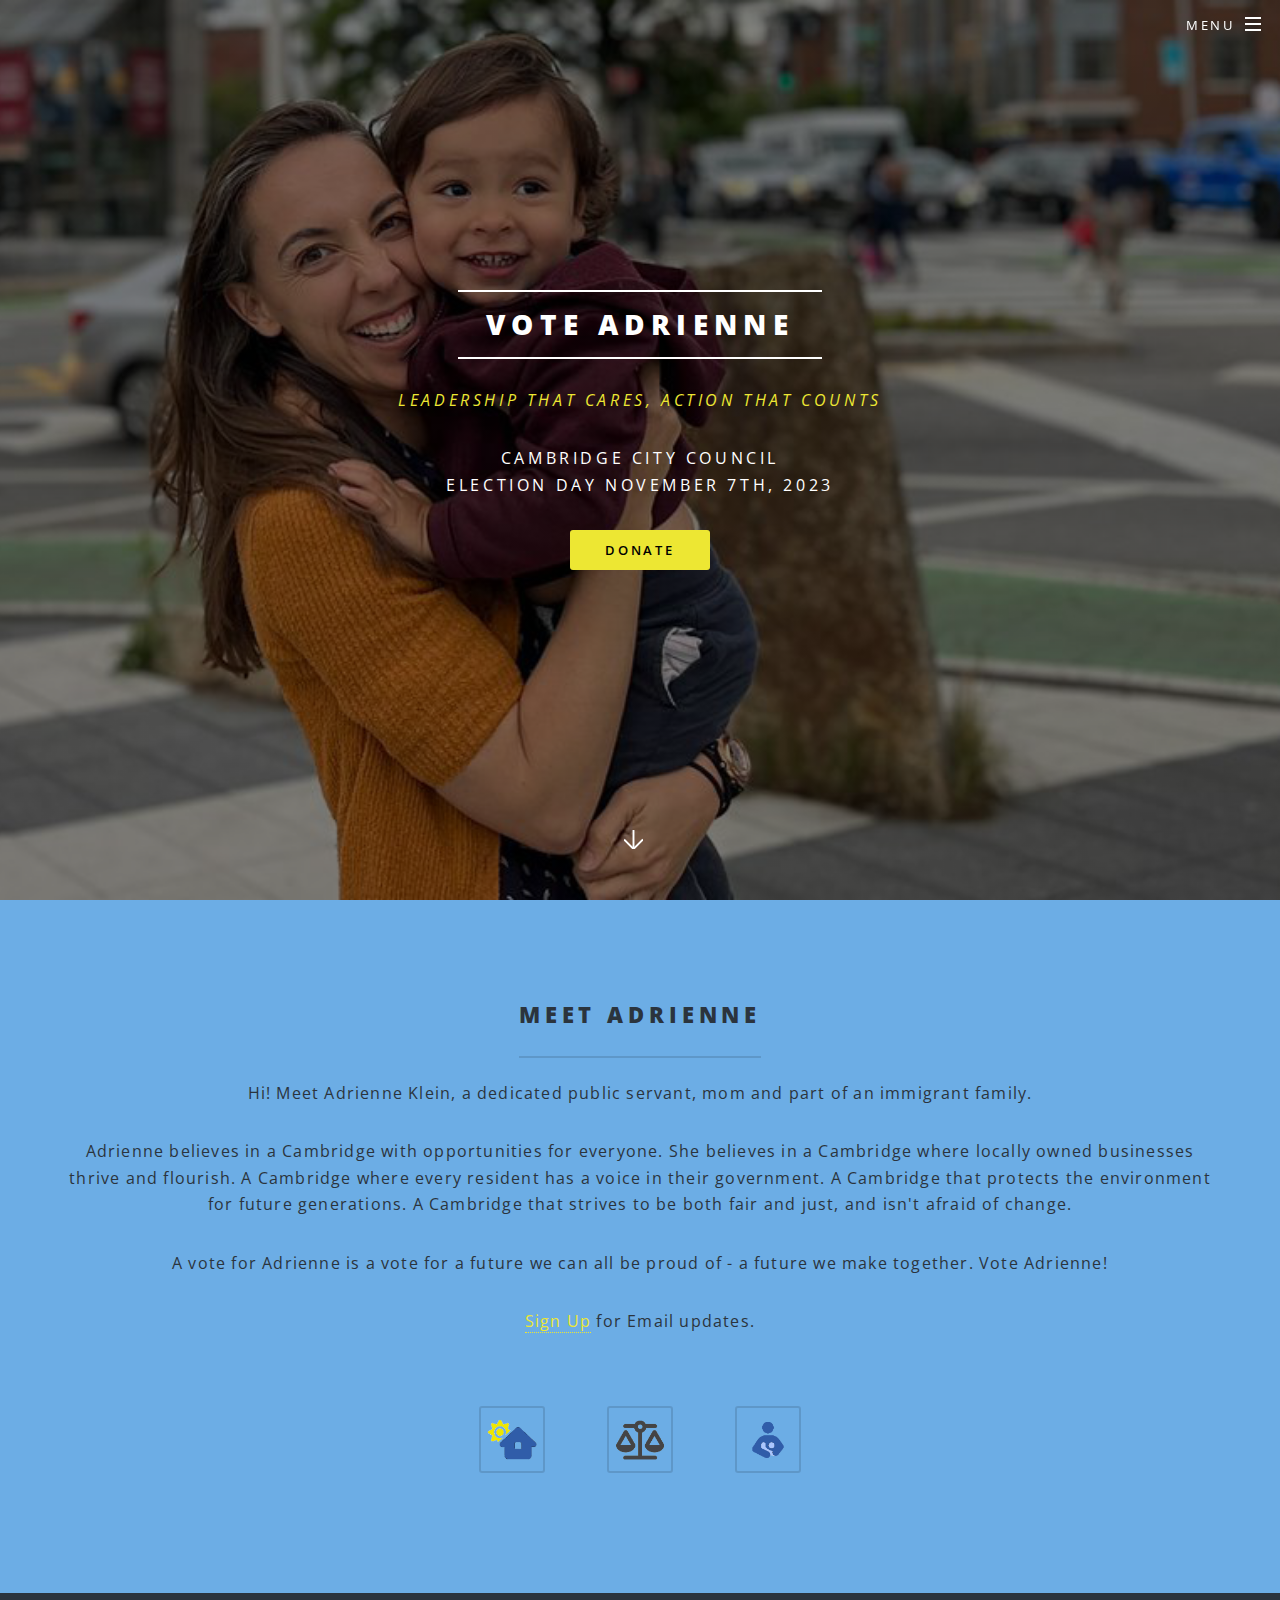
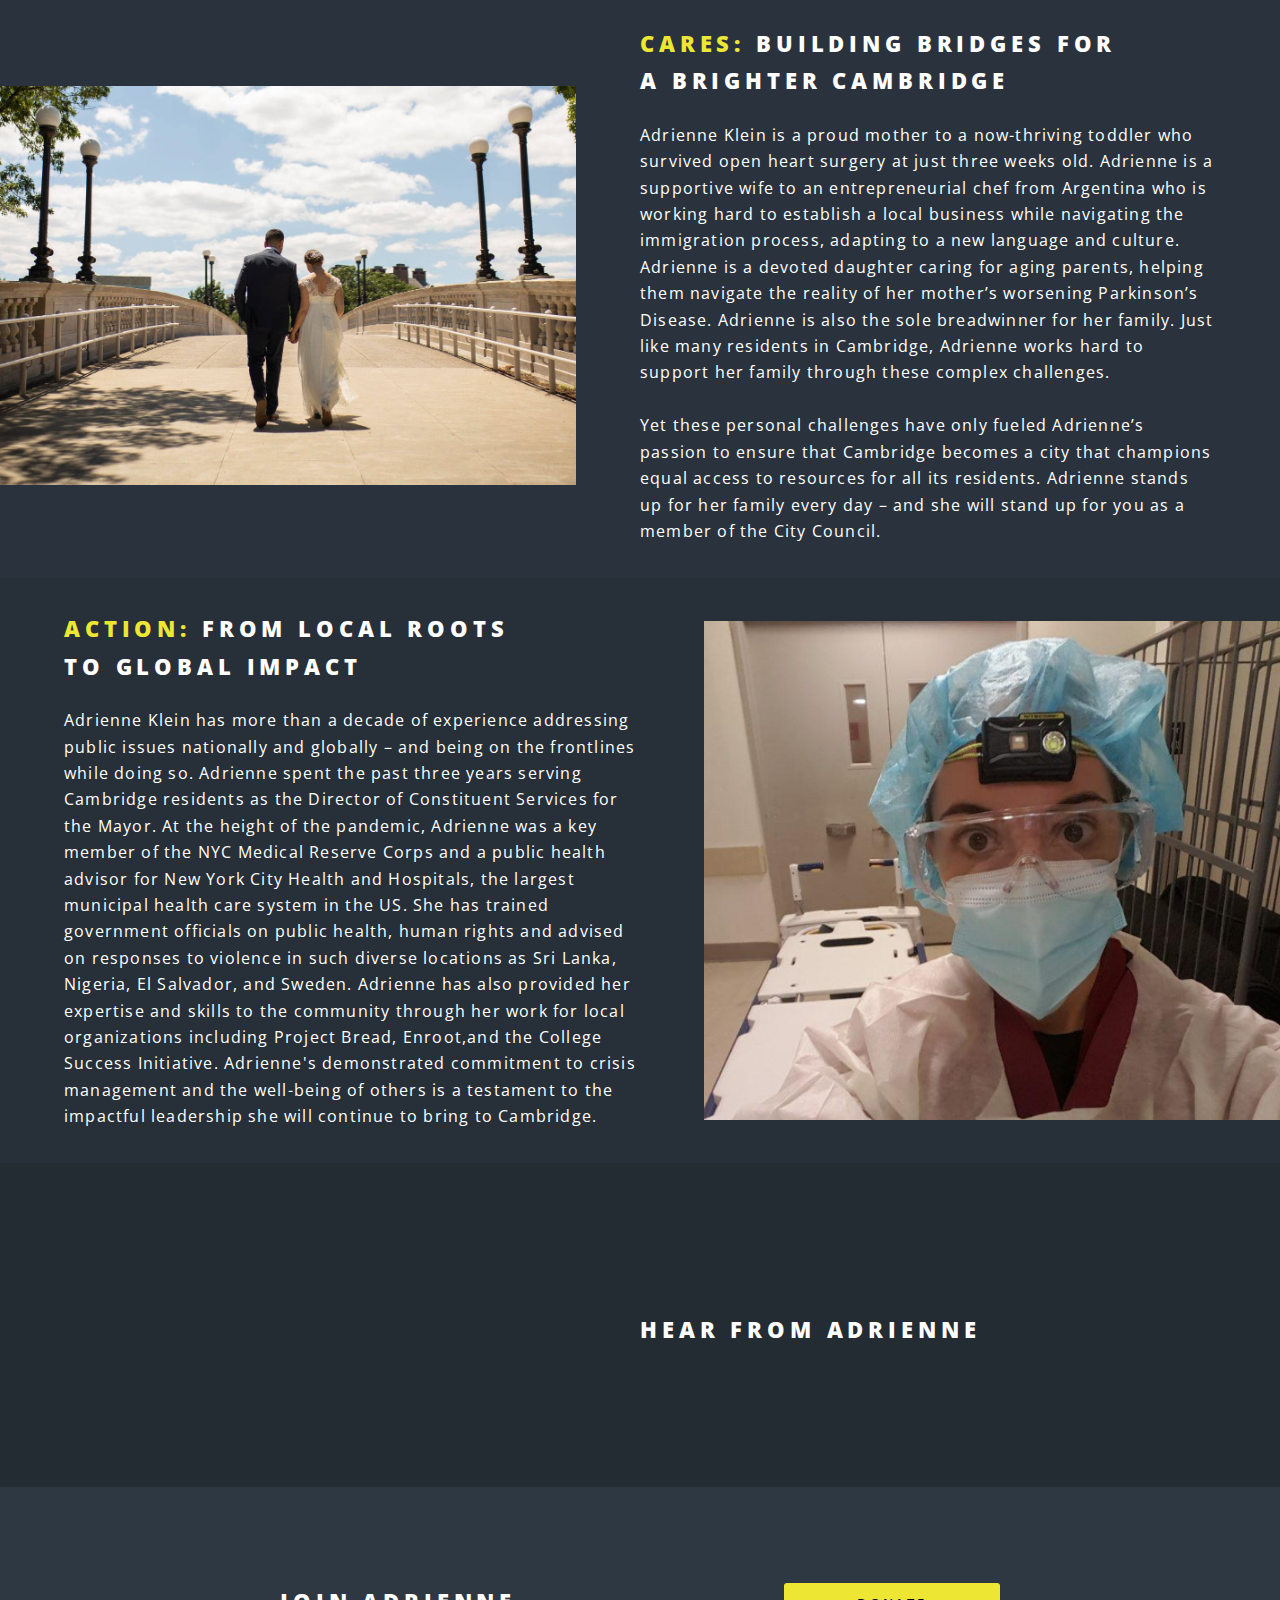
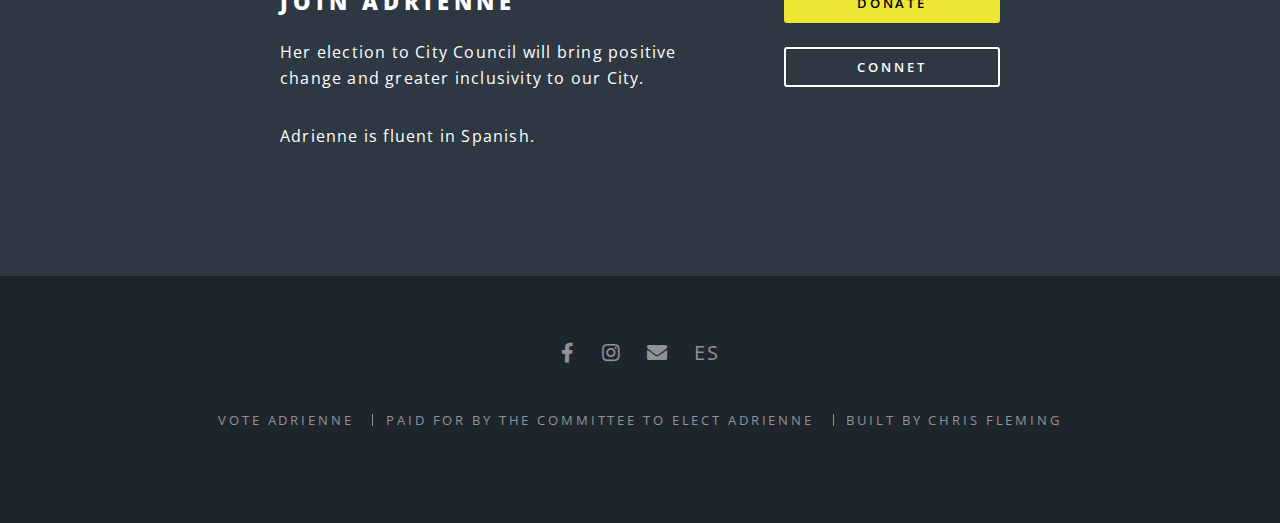
<file: index.html>
<!DOCTYPE HTML>
<html>

<head>
	<title>Adrienne Klein for Cambridge City Council</title>
	<link rel="icon" type="image/x-icon" href="favicon.ico">
	<link rel="stylesheet" href="assets/css/main.css" />
	<link rel="stylesheet" href="assets/css/all.css" />
	<meta charset="utf-8" />
	<meta name="viewport" content="width=device-width, initial-scale=1, user-scalable=no" />
	<meta property="og:image" content="images/preview.png">
	<meta name="description"
		content="Vote Adrienne Klein for Cambridge City Council. Leadership that Cares, Action that Counts. She's the best, most experienced candidate for Cambridge City Council." />
	<noscript>
		<link rel="stylesheet" href="assets/css/noscript.css" />
	</noscript>
</head>

<body class="landing is-preload">
	<!-- This is the pop up to help constituents find their polling place: -->
	<!-- <div id="myModal" class="modal">
		<div class="modal-content">
			<span class="close">&times;</span>
			<h3>Election day is this Tuesday, November 7th!</h3>
			<p>Find your polling place <a href="https://www.cambridgema.gov/Departments/electioncommission/mapsandpollinglocations" target="__blank">here.</a></p>
		</div>
	</div> -->
	<!-- Page Wrapper -->
	<div id="page-wrapper">
		<!-- Header -->
		<header id="header" class="alt">
			<h1 class="floatingDonateButton"><a href="https://secure.actblue.com/donate/voteforadrienne"
					target="_blank">Donate</a></h1>
			<nav id="nav">
				<ul>
					<li class="special">
						<a href="#menu" class="menuToggle"><span>Menu</span></a>
						<div id="menu">
							<ul>
								<li><a href="index.html">Home</a></li>
								<!-- <li><a href="about.html">About Adrienne</a></li> -->
								<li><a href="platform.html">Platform</a></li>
								<li><a href="endorsements.html">Endorsements</a></li>
								<li><a
										href="https://docs.google.com/forms/d/e/1FAIpQLSdKbfML-Z7I8nemWK64SXwn5WulYwXmrGXuXTxW59FOSM2sLw/viewform?usp=sf_link">Volunteer/Connect</a>
								</li>
								<!-- <li><a href="https://docs.google.com/forms/d/e/1FAIpQLSf3LhZhpTt78vwaw6G3iHnCtAjKEAheuYQaxgf2xm0Qccim6g/viewform?usp=sf_link" target="_blank">Volunteer</a></li>-->
								<li><a href="https://secure.actblue.com/donate/voteforadrienne"
										target="_blank">Donate</a></li>
								<!-- <li><a href="https://docs.google.com/forms/d/e/1FAIpQLSf1diGpOnmBFW4WonpovEeWkyIXqt34B9NeZyMQp_UbjY3SRQ/viewform?usp=sf_link">Mailing List</a></li>-->
								<!-- <li><a href="#email-form">Contact</a></li> -->
								<li><a href="es.html">Español</a></li>
							</ul>
						</div>
					</li>
				</ul>
			</nav>
		</header>

		<!-- Banner -->
		<section id="banner">
			<div class="inner">
				<h2>Vote Adrienne</h2>
				<p class="highlight">Leadership that Cares, Action that Counts</p>
				<p>Cambridge City Council<br />
					Election Day November 7th, 2023</p>
				<ul class="actions special">
					<li><a class="button primary" href="https://secure.actblue.com/donate/voteforadrienne">Donate</a>
					</li>
				</ul>
			</div>
			<a href="#one" class="more scrolly"></a>
		</section>

		<!-- One -->
		<section id="one" class="wrapper style1 special">
			<div class="inner">
				<header class="major" id="darkerText" style="color: #2b343d">
					<h2 id="darkerText">Meet Adrienne</h2>
					<p id="darkerText">
						Hi! Meet Adrienne Klein, a dedicated public servant, mom and part of an immigrant family.
					</p>
					<p id="darkerText">
						Adrienne believes in a Cambridge with opportunities for everyone. She believes in a Cambridge
						where locally owned
						businesses thrive and flourish. A Cambridge where every resident has a voice in their
						government. A Cambridge that
						protects the environment for future generations. A Cambridge that strives to be both fair and
						just, and isn't afraid of
						change.
					</p>
					<p id="darkerText">
						A vote for Adrienne is a vote for a future we can all be proud of - a future we make together.
						Vote Adrienne!
					</p>
					<p id="darkerText">
						<a id="linkedArticle" target="_blank"
							href="https://docs.google.com/forms/d/e/1FAIpQLSdKbfML-Z7I8nemWK64SXwn5WulYwXmrGXuXTxW59FOSM2sLw/viewform?usp=sf_link">Sign
							Up</a> for Email updates.
					</p>
				</header>
				<ul class="icons major">
					<!-- <li><span class="icon fa-gem major style1"><span class="label">Lorem</span></span></li>
								<li><span class="icon fa-heart major style2"><span class="label">Ipsum</span></span></li>
								<li><span class="icon solid fa-code major style3"><span class="label">Dolor</span></span></li> -->
					<!-- <li><span class="icon"><i class="fa-solid fa-scale-balanced"></i></span></li>
								<li><span class="icon"><i class="fa-solid fa-house"></i></span></li>
								<li><span class="icon"><i class="fa-solid fa-person-breastfeeding"></i></span></li> -->
					<!-- <li><span class="icon major style1"><span class="label"></span><i class="fa-solid fa-house" id="icon"></i></span></span></li>
								<li><span class="icon major style2"><span class="label"></span><i class="fa-solid fa-scale-balanced"></i></span></li> -->
					<li><img src="images/house_icon.png" class="icon solid major"
							alt="An Icon of a House with the sun shining" id="icons" /></li>
					<li><img src="images/scales_icon.png" class="icon solid major" alt="An Icon of balanced Scales"
							id="icons" /></li>
					<li><img src="images/family_icon.png" class="icon solid major" alt="An icon of a mother and child"
							id="icons" /></li>
				</ul>
			</div>
		</section>
		<!-- Two -->

		<section id="two" class="wrapper alt style2">
			<!--
						<section class="spotlight">
							<div class="image"><img src="images/lawyer.png" alt="A professional image of Adrienne in front of Cambridge Town Hall." /></div><div class="content">
								<h2>Justice for All</h2>
								<p id="truncate" class="truncate">
									Adrienne Klein is a dedicated public servant who advocates for inclusive access to infrastructure and services including
									housing, transportation, and childcare. Adrienne envisions a Cambridge full of opportunity, where locally-owned
									businesses flourish and all residents are represented by their government and service providers. Adrienne will fight
									tirelessly for a Cambridge that continually strives for a just legal system and to protect the environment for future
									generations. By voting for Adrienne, you are voting for a candidate who will stand up to ensure a Cambridge that uplifts
									everyone.
								</p>
								<p class="read-more">Read More</p>
							</div>
						</section>
					-->

			<section class="spotlight">
				<div class="image"><img src="images/wedding_cambridge_bridge.png"
						alt="An image of Adrienne and her husband on their wedding day in Cambridge" /></div>
				<div class="content">
					<h2><span style="color: #ede733;">CARES: </span>Building Bridges for<br />
						a Brighter Cambridge</h2>
					<p>
						Adrienne Klein is a proud mother to a now-thriving toddler who survived open heart surgery at
						just three weeks old. Adrienne is a supportive wife to an entrepreneurial chef from Argentina
						who is working hard to establish a local business while navigating the immigration process,
						adapting to a new language and culture. Adrienne is a devoted daughter caring for aging parents,
						helping them navigate the reality of her mother’s worsening Parkinson’s Disease. Adrienne is
						also the sole breadwinner for her family. Just like many residents in Cambridge, Adrienne works
						hard to support her family through these complex challenges.
						<br>
						<br>
						Yet these personal challenges have only fueled Adrienne’s passion to ensure that Cambridge
						becomes a city that champions equal access to resources for all its residents. Adrienne stands
						up for her family every day – and she will stand up for you as a member of the City Council.
					</p>
				</div>
			</section>
			<section class="spotlight">
				<div class="image"><img src="images/COVID_Response.png"
						alt="A picture of Adrienne in personal protective equipment volunteering to help during COVID" />
				</div>
				<div class="content">
					<h2> <span style="color: #ede733;">ACTION: </span>From Local Roots<br />
						to Global Impact</h2>
					<p>
						Adrienne Klein has more than a decade of experience addressing public issues nationally and
						globally – and being on the
						frontlines while doing so. Adrienne spent the past three years serving Cambridge residents as
						the Director of
						Constituent Services for the Mayor. At the height of the pandemic, Adrienne was a key member of
						the NYC Medical Reserve
						Corps and a public health advisor for New York City Health and Hospitals, the largest municipal
						health care system in
						the US. She has trained government officials on public health, human rights and advised on
						responses to violence in such
						diverse locations as Sri Lanka, Nigeria, El Salvador, and Sweden. Adrienne has also provided her
						expertise and skills to the community through her work for local organizations including
						Project Bread, Enroot,and the College Success Initiative. Adrienne's
						demonstrated commitment to crisis management and the well-being of others is a testament to the
						impactful leadership she
						will continue to bring to Cambridge.
					</p>
				</div>
			</section>
			<section class="spotlight">
				<div class="image">
					<div style="padding:56.25% 0 0 0;position:relative;"><iframe src="https://player.vimeo.com/video/861797872?h=926979cd9b"
							style="position:absolute;top:0;left:0;width:100%;height:100%;" frameborder="0"
							allow="autoplay; fullscreen; picture-in-picture" allowfullscreen></iframe></div>
					<script src="https://player.vimeo.com/api/player.js"></script>
				</div>
				<div class="content">
					<h2>Hear from Adrienne</h2>
				</div>
			</section>
		</section>
		<!-- <section>
			<div class="box alt">
				<div class="row gtr-50 gtr-uniform" id="videoContainer">
					<div class="col-12">
						<span class="image fit">
							<div style="padding:56.25% 0 0 0;position:relative;"><iframe src="https://player.vimeo.com/video/861797872?h=926979cd9b"
									style="position:absolute;top:0;left:0;width:100%;height:100%;" frameborder="0"
									allow="autoplay; fullscreen; picture-in-picture" allowfullscreen></iframe></div>
							<script src="https://player.vimeo.com/api/player.js"></script>
						</span>
					</div>
				</div>
			</div>
		</section> -->

		<!-- Three -->
		<!-- <section id="three" class="wrapper style3 special">
						<div class="inner">
							<header class="major">
								<h2>Accumsan mus tortor nunc aliquet</h2>
								<p>Aliquam ut ex ut augue consectetur interdum. Donec amet imperdiet eleifend<br />
								fringilla tincidunt. Nullam dui leo Aenean mi ligula, rhoncus ullamcorper.</p>
							</header>
							<ul class="features">
								<li class="icon fa-paper-plane">
									<h3>Arcu accumsan</h3>
									<p>Augue consectetur sed interdum imperdiet et ipsum. Mauris lorem tincidunt nullam amet leo Aenean ligula consequat consequat.</p>
								</li>
								<li class="icon solid fa-laptop">
									<h3>Ac Augue Eget</h3>
									<p>Augue consectetur sed interdum imperdiet et ipsum. Mauris lorem tincidunt nullam amet leo Aenean ligula consequat consequat.</p>
								</li>
								<li class="icon solid fa-code">
									<h3>Mus Scelerisque</h3>
									<p>Augue consectetur sed interdum imperdiet et ipsum. Mauris lorem tincidunt nullam amet leo Aenean ligula consequat consequat.</p>
								</li>
								<li class="icon solid fa-headphones-alt">
									<h3>Mauris Imperdiet</h3>
									<p>Augue consectetur sed interdum imperdiet et ipsum. Mauris lorem tincidunt nullam amet leo Aenean ligula consequat consequat.</p>
								</li>
								<li class="icon fa-heart">
									<h3>Aenean Primis</h3>
									<p>Augue consectetur sed interdum imperdiet et ipsum. Mauris lorem tincidunt nullam amet leo Aenean ligula consequat consequat.</p>
								</li>
								<li class="icon fa-flag">
									<h3>Tortor Ut</h3>
									<p>Augue consectetur sed interdum imperdiet et ipsum. Mauris lorem tincidunt nullam amet leo Aenean ligula consequat consequat.</p>
								</li>
							</ul>
						</div>
					</section>
 -->
		<!-- CTA -->
		<section id="cta" class="wrapper style4">
			<div class="inner">
				<header>
					<h2>Join Adrienne</h2>
					<p>Her election to City Council will bring positive change and greater inclusivity to our City.</p>
					<p>Adrienne is fluent in Spanish.</p>
					<br />
					<div id="google_translate_element"></div>

					<script type="text/javascript">
						function googleTranslateElementInit() {
							new google.translate.TranslateElement({ pageLanguage: 'en' }, 'google_translate_element');
						}
					</script>

					<script type="text/javascript"
						src="//translate.google.com/translate_a/element.js?cb=googleTranslateElementInit"></script>
				</header>
				<ul class="actions stacked">
					<li><a href="https://secure.actblue.com/donate/voteforadrienne" target="_blank"
							class="button fit primary">Donate</a></li>
					<li><a href="https://docs.google.com/forms/d/e/1FAIpQLSdKbfML-Z7I8nemWK64SXwn5WulYwXmrGXuXTxW59FOSM2sLw/viewform?usp=sf_link"
							target="_blank" class="button fit">Connet</a></li>
				</ul>
			</div>
		</section>

		<!-- Footer -->
		<footer id="footer">
			<!-- <h1 class="extra-large" id="email-form">Let's Connect!</h1> -->
			<!--
						<form action="https://formspree.io/f/xnqykjbv" method="POST">
							<div class="row contact">
								<div class="col-6 col-12-mobilep contact">
									<input type="text" name="name" placeholder="Name" />
								</div>
								<div class="col-6 col-12-mobilep contact">
									<input class="contact" type="email" name="email" placeholder="Email" />
								</div>
								<div class="col-12 contact">
									<textarea name="message" class="contact" name="message" placeholder="Message" rows="6"></textarea>
								</div>
								<div class="col-12 contact">
									<ul class="actions special contact">
										<li><input type="submit" value="Send Message" class="primary contact" /></li>
										<li><input type="reset" value="Reset" /></li>
									</ul>
								</div>
							</div>
						</form>
						-->
			<ul class="icons">
				<li><a href="https://www.facebook.com/voteadrienne" target="_blank"
						class="icon brands fa-facebook-f"><span class="label">Facebook</span></a></li>
				<li><a href="https://www.instagram.com/voteadrienne/" target="_blank"
						class="icon brands fa-instagram"><span class="label">Instagram</span></a></li>
				<li><a href="https://docs.google.com/forms/d/e/1FAIpQLSdKbfML-Z7I8nemWK64SXwn5WulYwXmrGXuXTxW59FOSM2sLw/viewform?usp=sf_link"
						class="icon solid fa-envelope"><span class="label">Email</span></a></li>
				<li><a href="es.html" class="icon brands">ES<span class="label"></span></a></li>
			</ul>
			<ul class="copyright">
				<li>Vote Adrienne</li>
				<li>Paid for by the Committee to Elect Adrienne</li>
				<li>Built By Chris Fleming</li>
			</ul>
		</footer>

	</div>

	<!-- Scripts -->
	<script src="assets/js/modal.js"></script>
	<script src="assets/js/jquery.min.js"></script>
	<script src="assets/js/jquery.scrollex.min.js"></script>
	<script src="assets/js/jquery.scrolly.min.js"></script>
	<script src="assets/js/browser.min.js"></script>
	<script src="assets/js/breakpoints.min.js"></script>
	<script src="assets/js/util.js"></script>
	<script src="assets/js/main.js"></script>
</body>

</html>
</file>
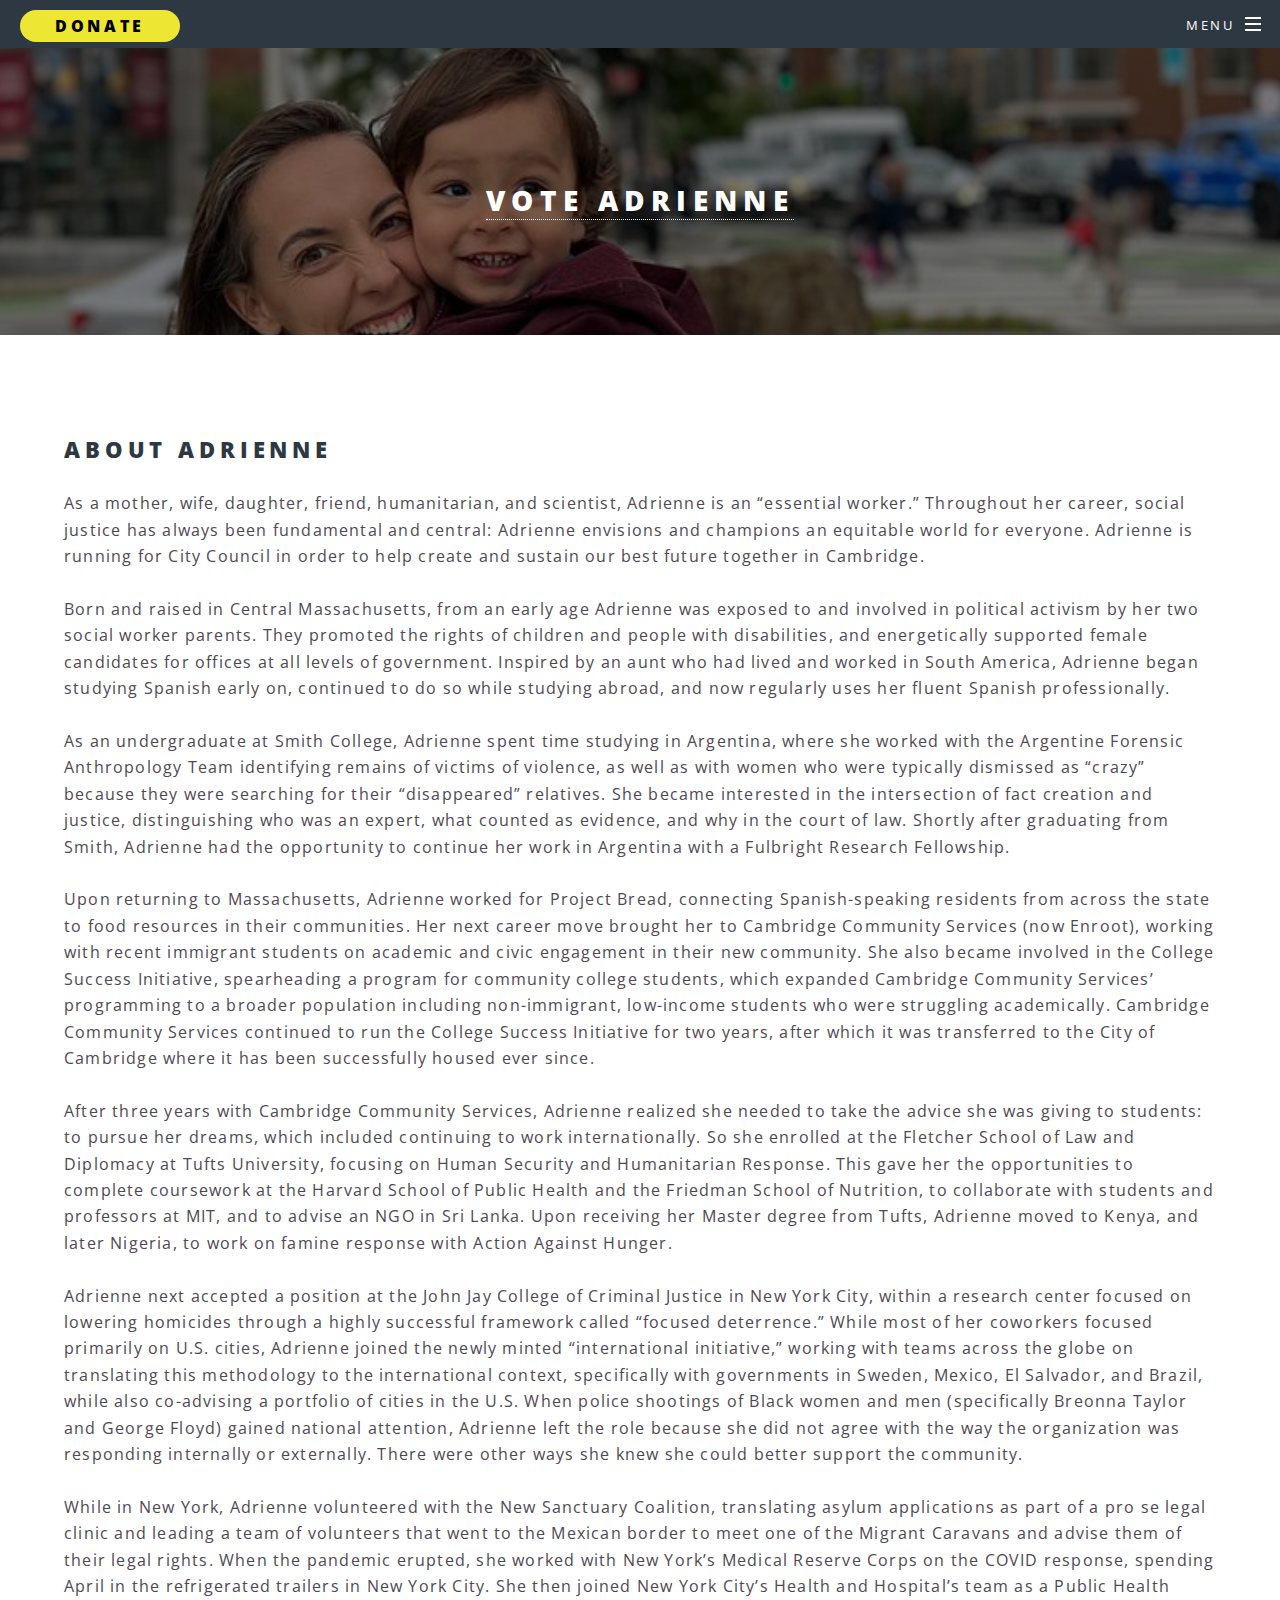
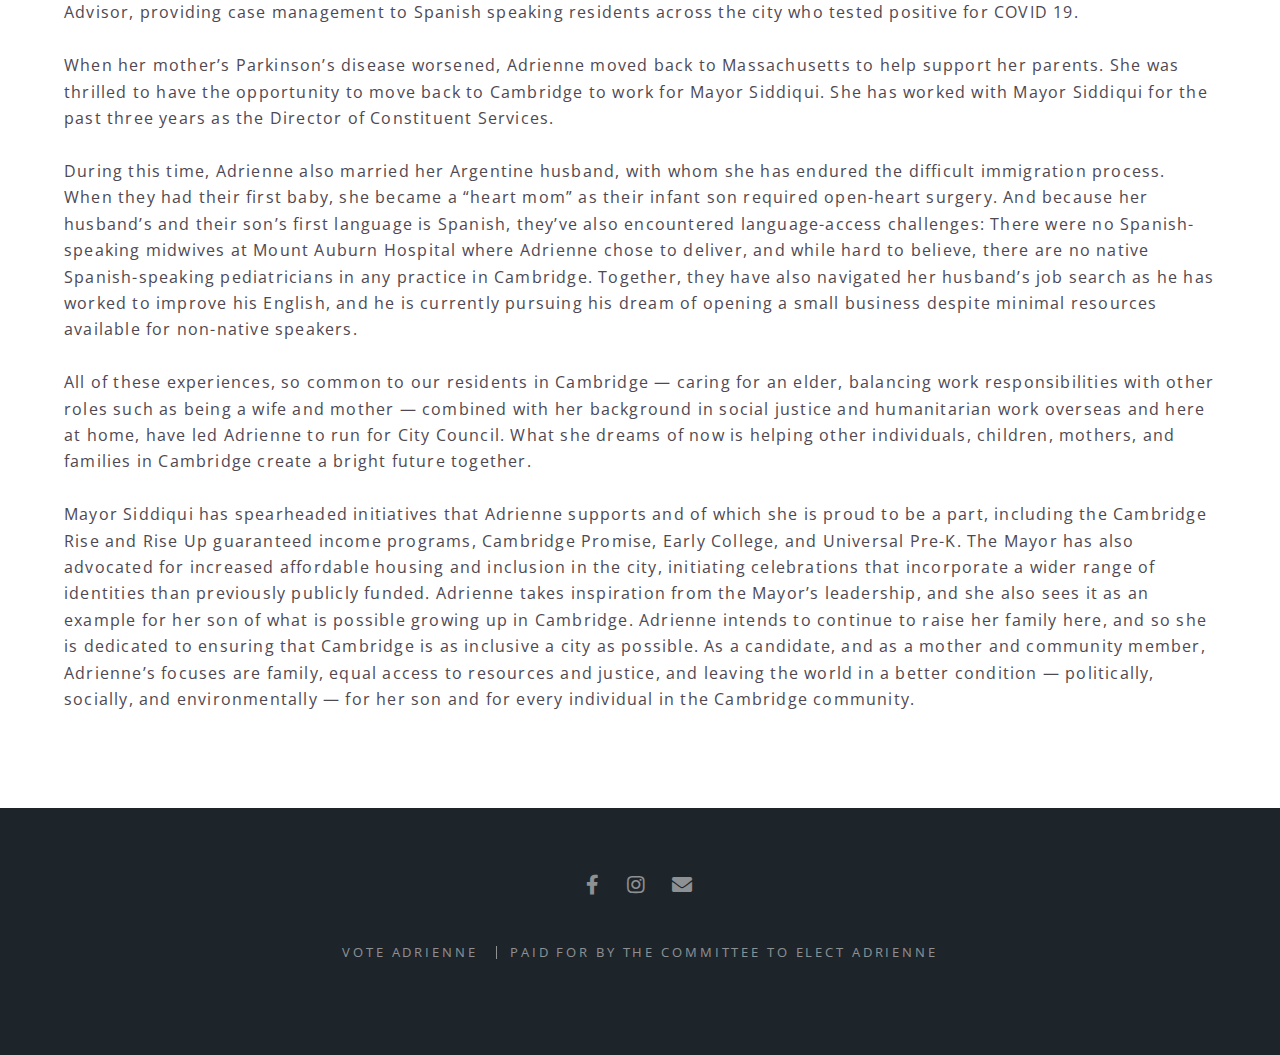
<file: about.html>
<!DOCTYPE HTML>
<html>
	<head>
		<title>Vote Adrienne</title>
		<link rel="icon" type="image/x-icon" href="favicon.ico">
		<link rel="stylesheet" href="assets/css/main.css" />
		<link rel="stylesheet" href="assets/css/all.css" />
		<meta charset="utf-8" />
		<meta name="viewport" content="width=device-width, initial-scale=1, user-scalable=no" />
		<noscript>
			<link rel="stylesheet" href="assets/css/noscript.css" />
		</noscript>
	</head>
	<body class="is-preload">

		<!-- Page Wrapper -->
			<div id="page-wrapper">
				<!-- Header -->
					<header id="header">
						<h1 class="floatingDonateButton"><a href="https://secure.actblue.com/donate/voteforadrienne" target="_blank">Donate</a></h1>
						<nav id="nav">
							<ul>
								<li class="special">
									<a href="#menu" class="menuToggle"><span>Menu</span></a>
									<div id="menu">
										<ul>
											<li><a href="index.html">Home</a></li>
											<li><a href="about.html">About Adrienne</a></li>
											<li><a href="https://docs.google.com/forms/d/e/1FAIpQLSf3LhZhpTt78vwaw6G3iHnCtAjKEAheuYQaxgf2xm0Qccim6g/viewform?usp=sf_link" target="_blank">Volunteer</a></li>
											<li><a href="https://secure.actblue.com/donate/voteforadrienne" target="_blank">Donate</a></li>
											<li><a href="index.html#email-form">Contact</a></li>
										</ul>
									</div>
								</li>
							</ul>
						</nav>
					</header>
				<!-- Main -->
					<article id="main">
						<header>
							<h2><a href="index.html">Vote Adrienne</a></h2>
						</header>
						<section class="wrapper style5">
							<div class="inner">
								<h2>About Adrienne</h2>
								<p>As a mother, wife, daughter, friend, humanitarian, and scientist, Adrienne is an “essential worker.” Throughout her
								career, social justice has always been fundamental and central: Adrienne envisions and champions an equitable world for
								everyone. Adrienne is running for City Council in order to help create and sustain our best future together in
								Cambridge.
								<br />
								<br />
								Born and raised in Central Massachusetts, from an early age Adrienne was exposed to and involved in political activism
								by her two social worker parents. They promoted the rights of children and people with disabilities, and energetically
								supported female candidates for offices at all levels of government. Inspired by an aunt who had lived and worked in
								South America, Adrienne began studying Spanish early on, continued to do so while studying abroad, and now regularly
								uses her fluent Spanish professionally.
								<br />
								<br />
								As an undergraduate at Smith College, Adrienne spent time studying in Argentina, where she worked with the Argentine
								Forensic Anthropology Team identifying remains of victims of violence, as well as with women who were typically
								dismissed as “crazy” because they were searching for their “disappeared” relatives. She became interested in the
								intersection of fact creation and justice, distinguishing who was an expert, what counted as evidence, and why in the
								court of law. Shortly after graduating from Smith, Adrienne had the opportunity to continue her work in Argentina with a
								Fulbright Research Fellowship.
								<br />
								<br />
								Upon returning to Massachusetts, Adrienne worked for Project Bread, connecting Spanish-speaking residents from across
								the state to food resources in their communities. Her next career move brought her to Cambridge Community Services (now
								Enroot), working with recent immigrant students on academic and civic engagement in their new community. She also became
								involved in the College Success Initiative, spearheading a program for community college students, which expanded
								Cambridge Community Services’ programming to a broader population including non-immigrant, low-income students who were
								struggling academically. Cambridge Community Services continued to run the College Success Initiative for two years,
								after which it was transferred to the City of Cambridge where it has been successfully housed ever since.
								<br />
								<br />
								After three years with Cambridge Community Services, Adrienne realized she needed to take the advice she was giving to
								students: to pursue her dreams, which included continuing to work internationally. So she enrolled at the Fletcher
								School of Law and Diplomacy at Tufts University, focusing on Human Security and Humanitarian Response. This gave her the
								opportunities to complete coursework at the Harvard School of Public Health and the Friedman School of Nutrition, to
								collaborate with students and professors at MIT, and to advise an NGO in Sri Lanka. Upon receiving her Master degree
								from Tufts, Adrienne moved to Kenya, and later Nigeria, to work on famine response with Action Against Hunger.
								<br />
								<br />
								Adrienne next accepted a position at the John Jay College of Criminal Justice in New York City, within a research center
								focused on lowering homicides through a highly successful framework called “focused deterrence.” While most of her
								coworkers focused primarily on U.S. cities, Adrienne joined the newly minted “international initiative,” working with
								teams across the globe on translating this methodology to the international context, specifically with governments in
								Sweden, Mexico, El Salvador, and Brazil, while also co-advising a portfolio of cities in the U.S. When police shootings
								of Black women and men (specifically Breonna Taylor and George Floyd) gained national attention, Adrienne left the role
								because she did not agree with the way the organization was responding internally or externally. There were other ways
								she knew she could better support the community.
								<br />
								<br />
								While in New York, Adrienne volunteered with the New Sanctuary Coalition, translating asylum applications as part of a
								pro se legal clinic and leading a team of volunteers that went to the Mexican border to meet one of the Migrant Caravans
								and advise them of their legal rights. When the pandemic erupted, she worked with New York’s Medical Reserve Corps on
								the COVID response, spending April in the refrigerated trailers in New York City. She then joined New York City’s Health
								and Hospital’s team as a Public Health Advisor, providing case management to Spanish speaking residents across the city
								who tested positive for COVID 19.
								<br />
								<br />
								When her mother’s Parkinson’s disease worsened, Adrienne moved back to Massachusetts to help support her parents. She
								was thrilled to have the opportunity to move back to Cambridge to work for Mayor Siddiqui. She has worked with Mayor
								Siddiqui for the past three years as the Director of Constituent Services.
								<br />
								<br />
								During this time, Adrienne also married her Argentine husband, with whom she has endured the difficult immigration
								process. When they had their first baby, she became a “heart mom” as their infant son required open-heart surgery. And
								because her husband’s and their son’s first language is Spanish, they’ve also encountered language-access challenges:
								There were no Spanish-speaking midwives at Mount Auburn Hospital where Adrienne chose to deliver, and while hard to
								believe, there are no native Spanish-speaking pediatricians in any practice in Cambridge. Together, they have also
								navigated her husband’s job search as he has worked to improve his English, and he is currently pursuing his dream of
								opening a small business despite minimal resources available for non-native speakers.
								<br />
								<br />
								All of these experiences, so common to our residents in Cambridge — caring for an elder, balancing work responsibilities
								with other roles such as being a wife and mother — combined with her background in social justice and humanitarian work
								overseas and here at home, have led Adrienne to run for City Council. What she dreams of now is helping other
								individuals, children, mothers, and families in Cambridge create a bright future together.
								<br />
								<br />
								Mayor Siddiqui has spearheaded initiatives that Adrienne supports and of which she is proud to be a part, including the
								Cambridge Rise and Rise Up guaranteed income programs, Cambridge Promise, Early College, and Universal Pre-K. The Mayor
								has also advocated for increased affordable housing and inclusion in the city, initiating celebrations that incorporate
								a wider range of identities than previously publicly funded. Adrienne takes inspiration from the Mayor’s leadership, and
								she also sees it as an example for her son of what is possible growing up in Cambridge. Adrienne intends to continue to
								raise her family here, and so she is dedicated to ensuring that Cambridge is as inclusive a city as possible. As a
								candidate, and as a mother and community member, Adrienne’s focuses are family, equal access to resources and justice,
								and leaving the world in a better condition — politically, socially, and environmentally — for her son and for every
								individual in the Cambridge community.
								</p>
							</div>
						</section>
					</article>

				<!-- Footer -->
					<footer id="footer">
						<ul class="icons">
							<li><a href="https://www.facebook.com/100093214454304" target="_blank"
									class="icon brands fa-facebook-f"><span class="label">Facebook</span></a></li>
							<li><a href="https://www.instagram.com/voteadrienne/" target="_blank" class="icon brands fa-instagram"><span
										class="label">Instagram</span></a></li>
							<li><a href="index.html#email-form" class="icon solid fa-envelope"><span class="label">Email</span></a></li>
						</ul>
						<ul class="copyright">
							<li>Vote Adrienne</li>
							<li>Paid for by the Committee to Elect Adrienne</li>
						</ul>
					</footer>

			</div>

		<!-- Scripts -->
			<script src="assets/js/jquery.min.js"></script>
			<script src="assets/js/jquery.scrollex.min.js"></script>
			<script src="assets/js/jquery.scrolly.min.js"></script>
			<script src="assets/js/browser.min.js"></script>
			<script src="assets/js/breakpoints.min.js"></script>
			<script src="assets/js/util.js"></script>
			<script src="assets/js/main.js"></script>

	</body>
</html>
</file>
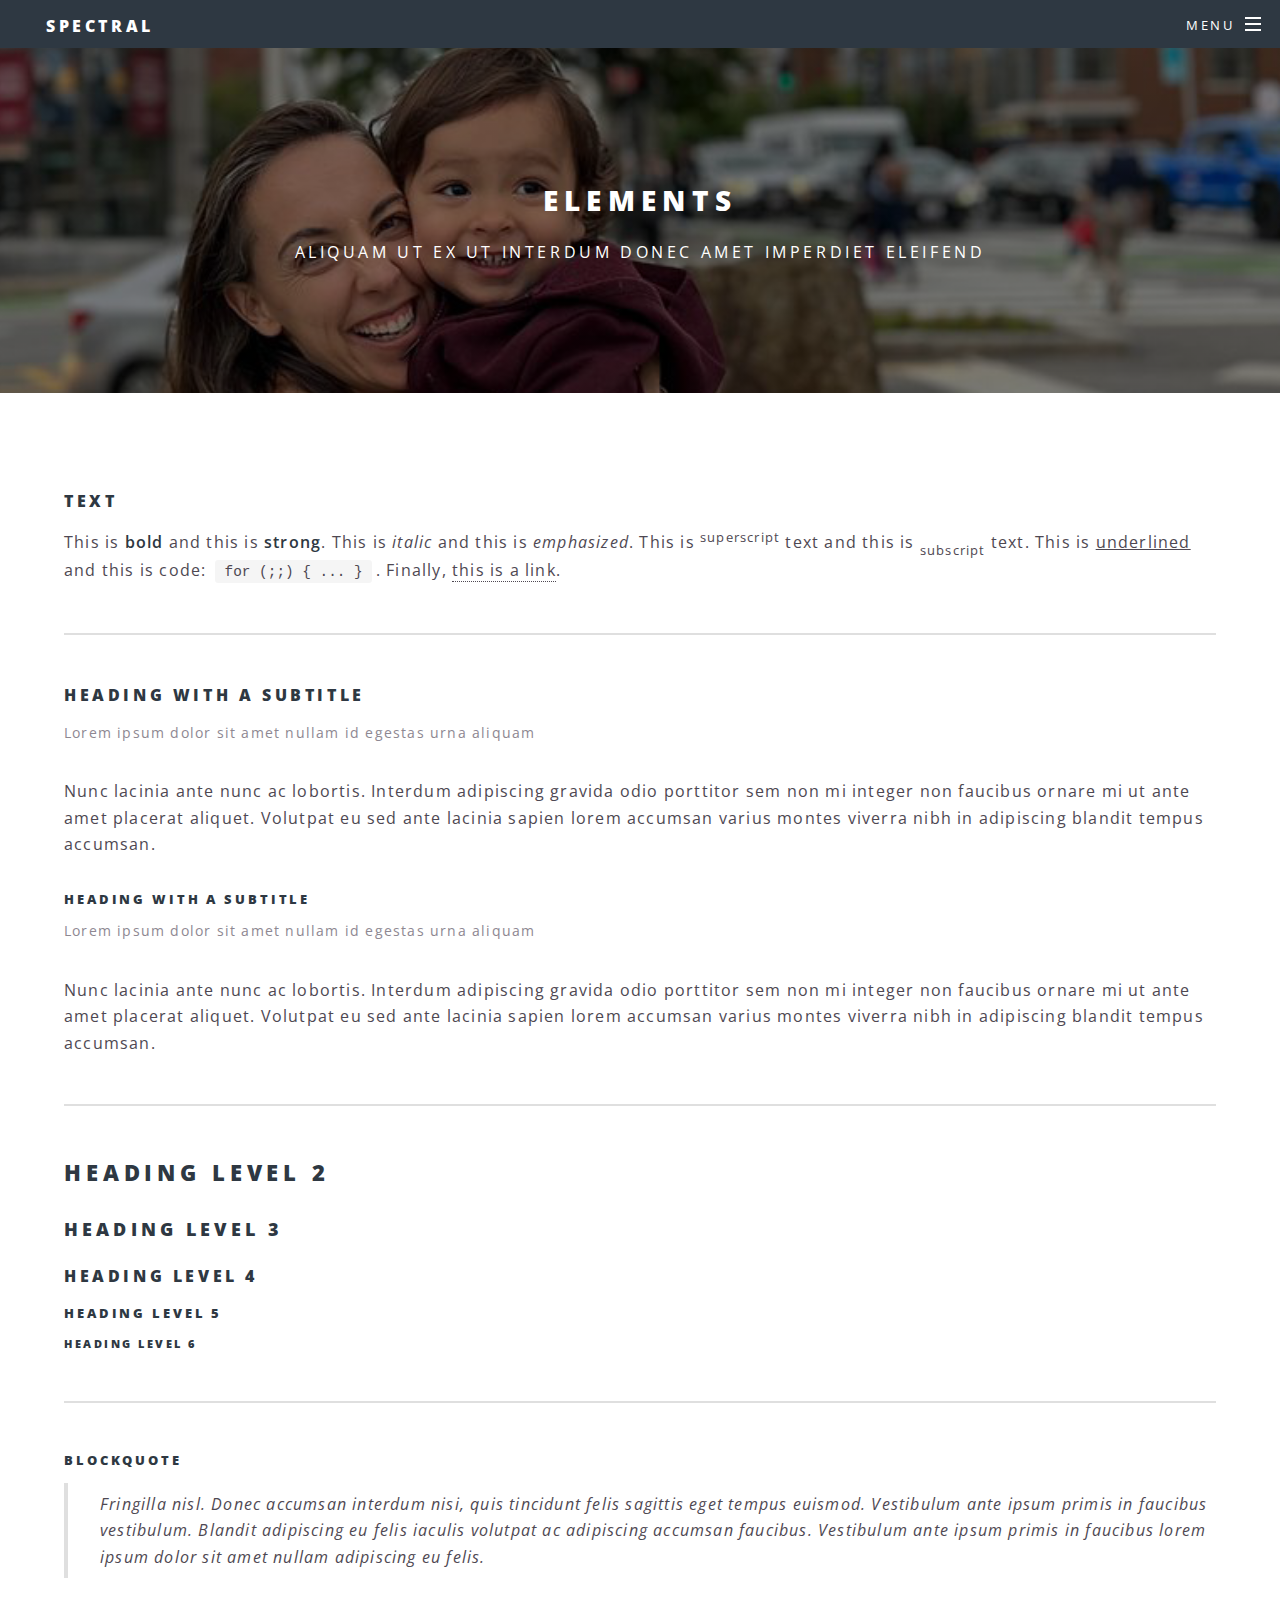
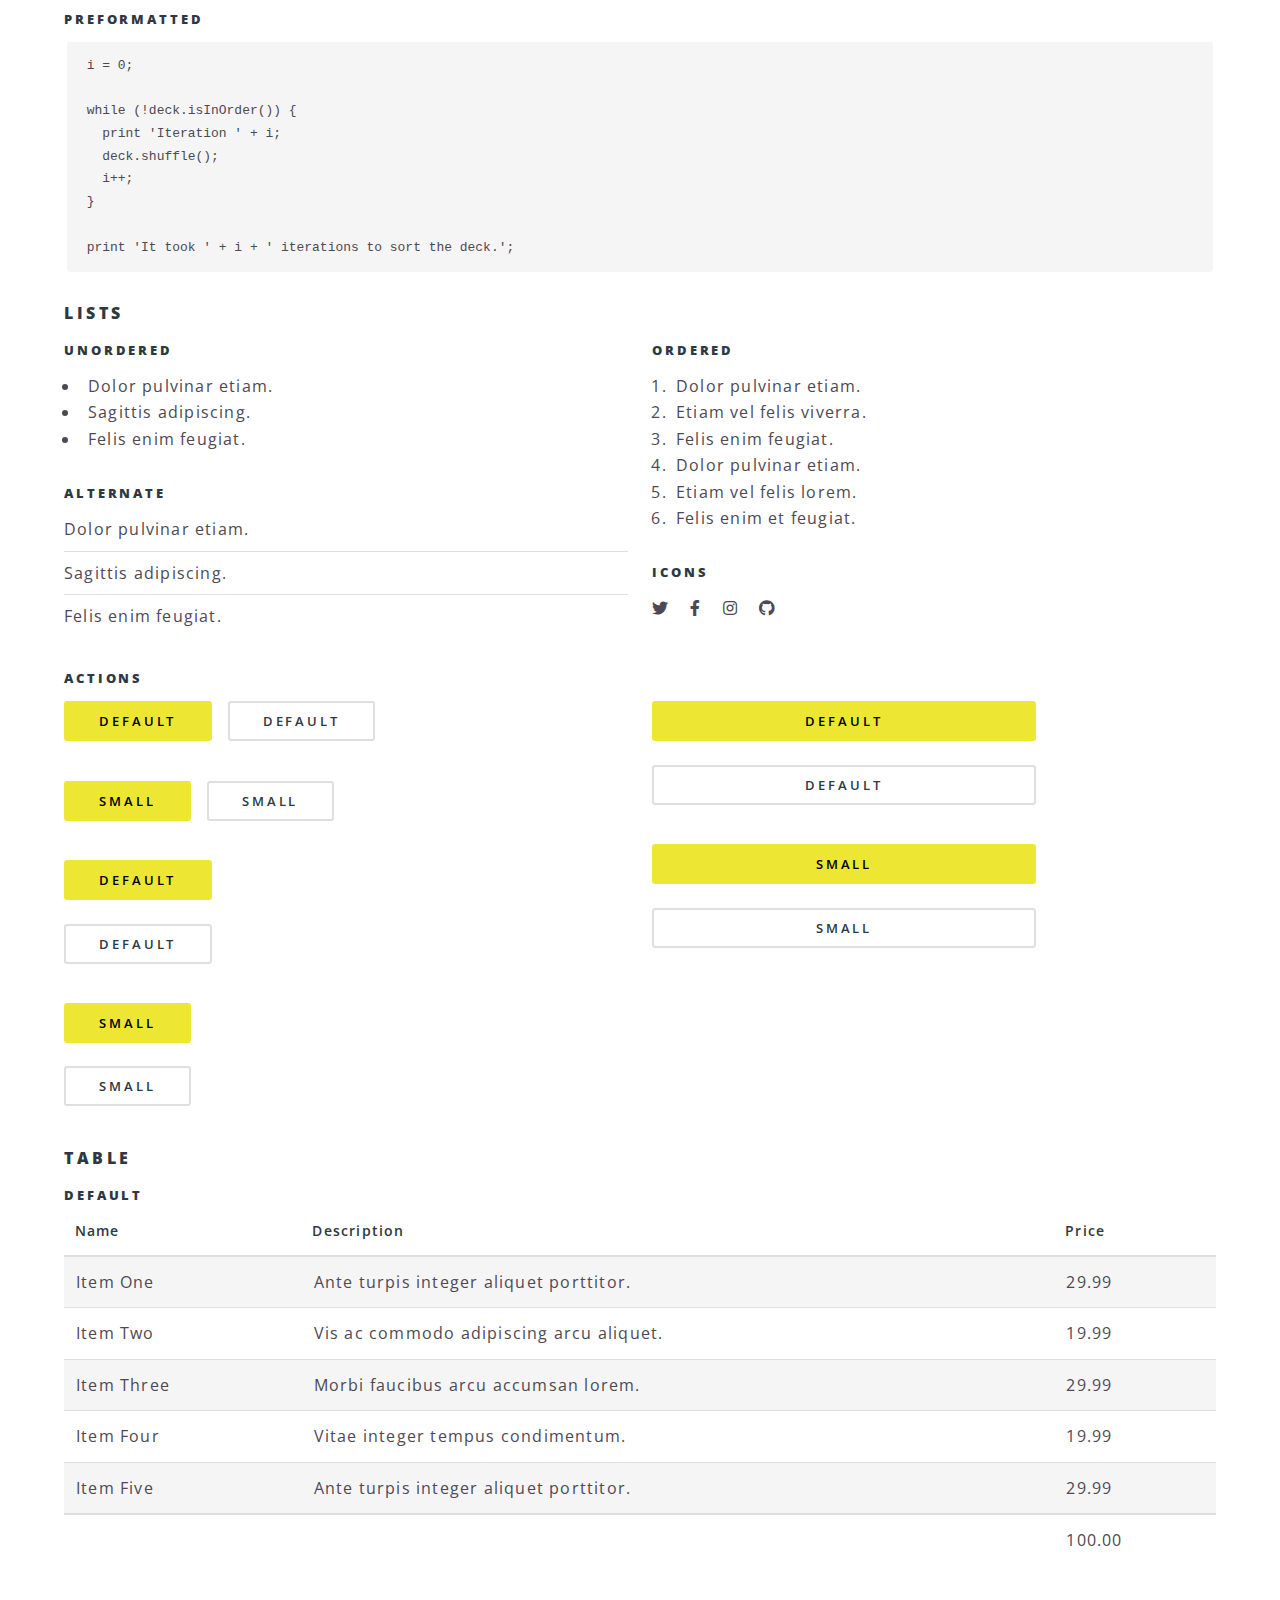
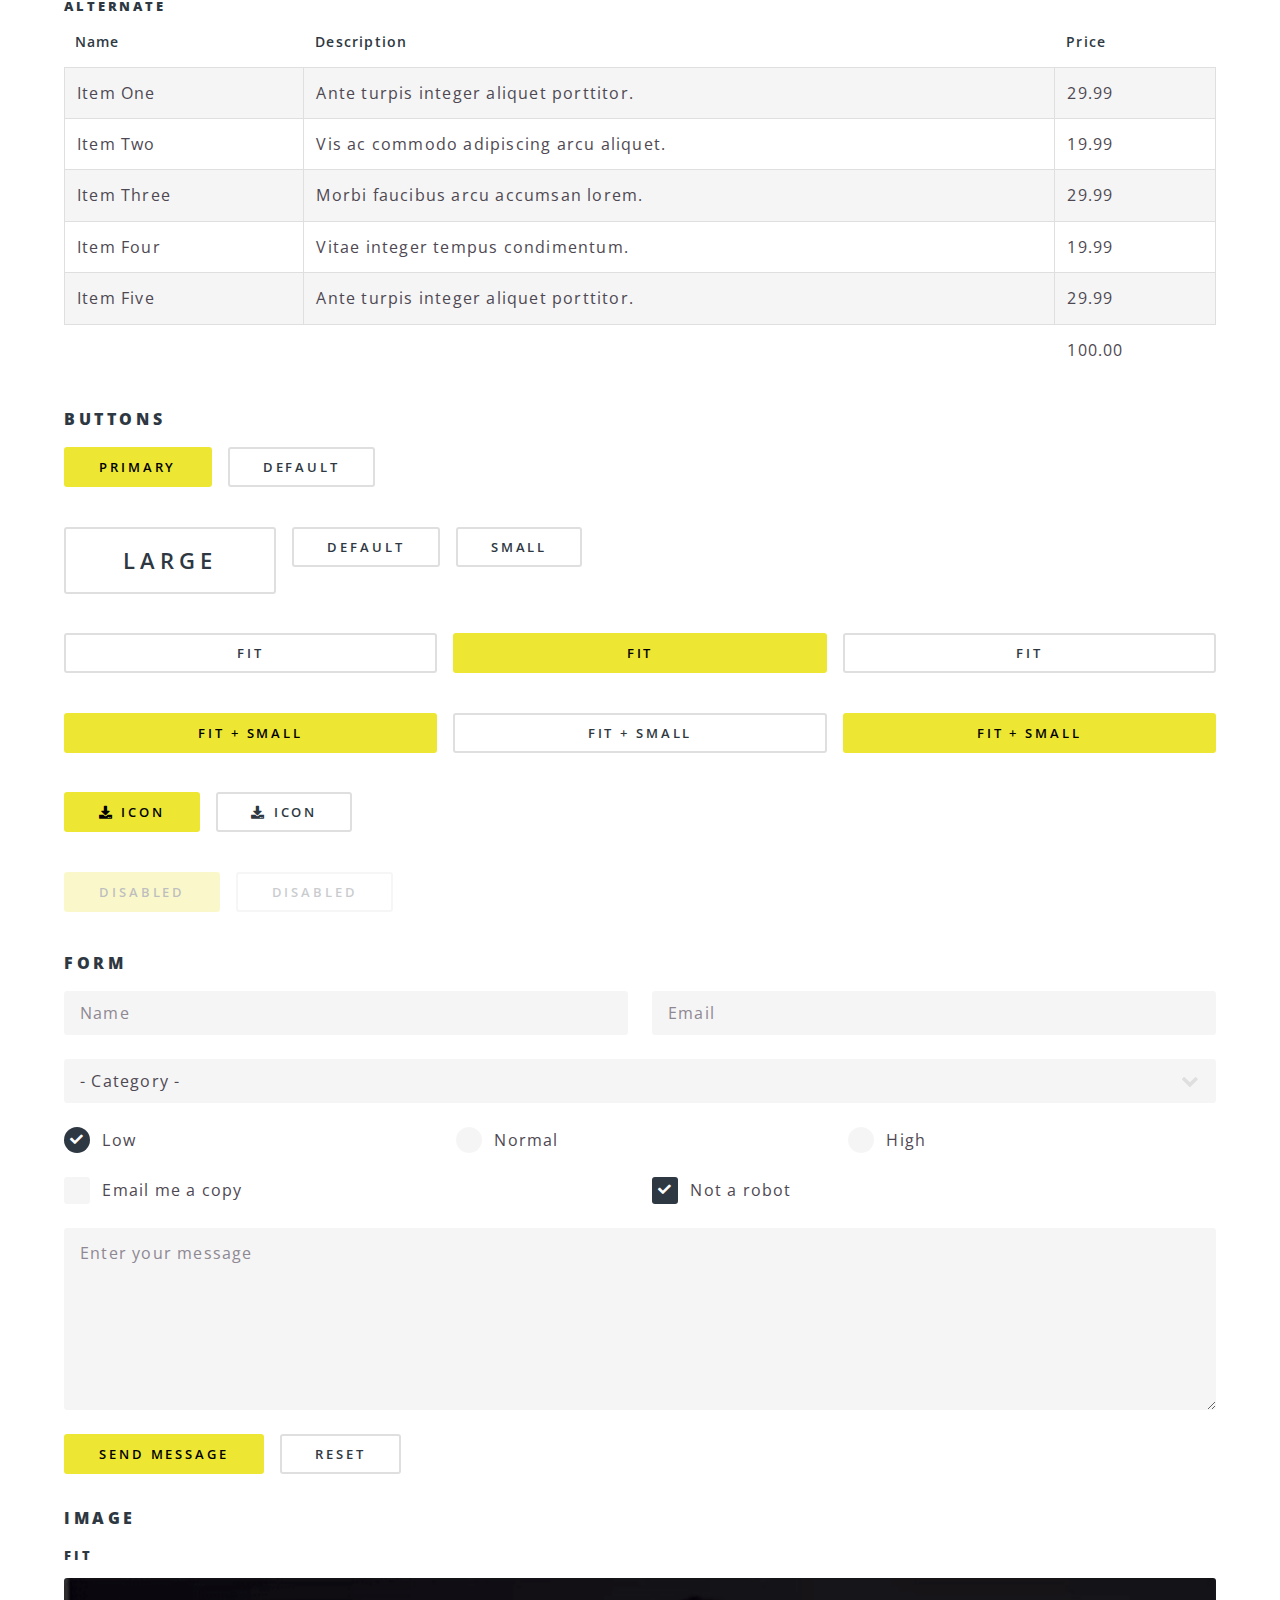
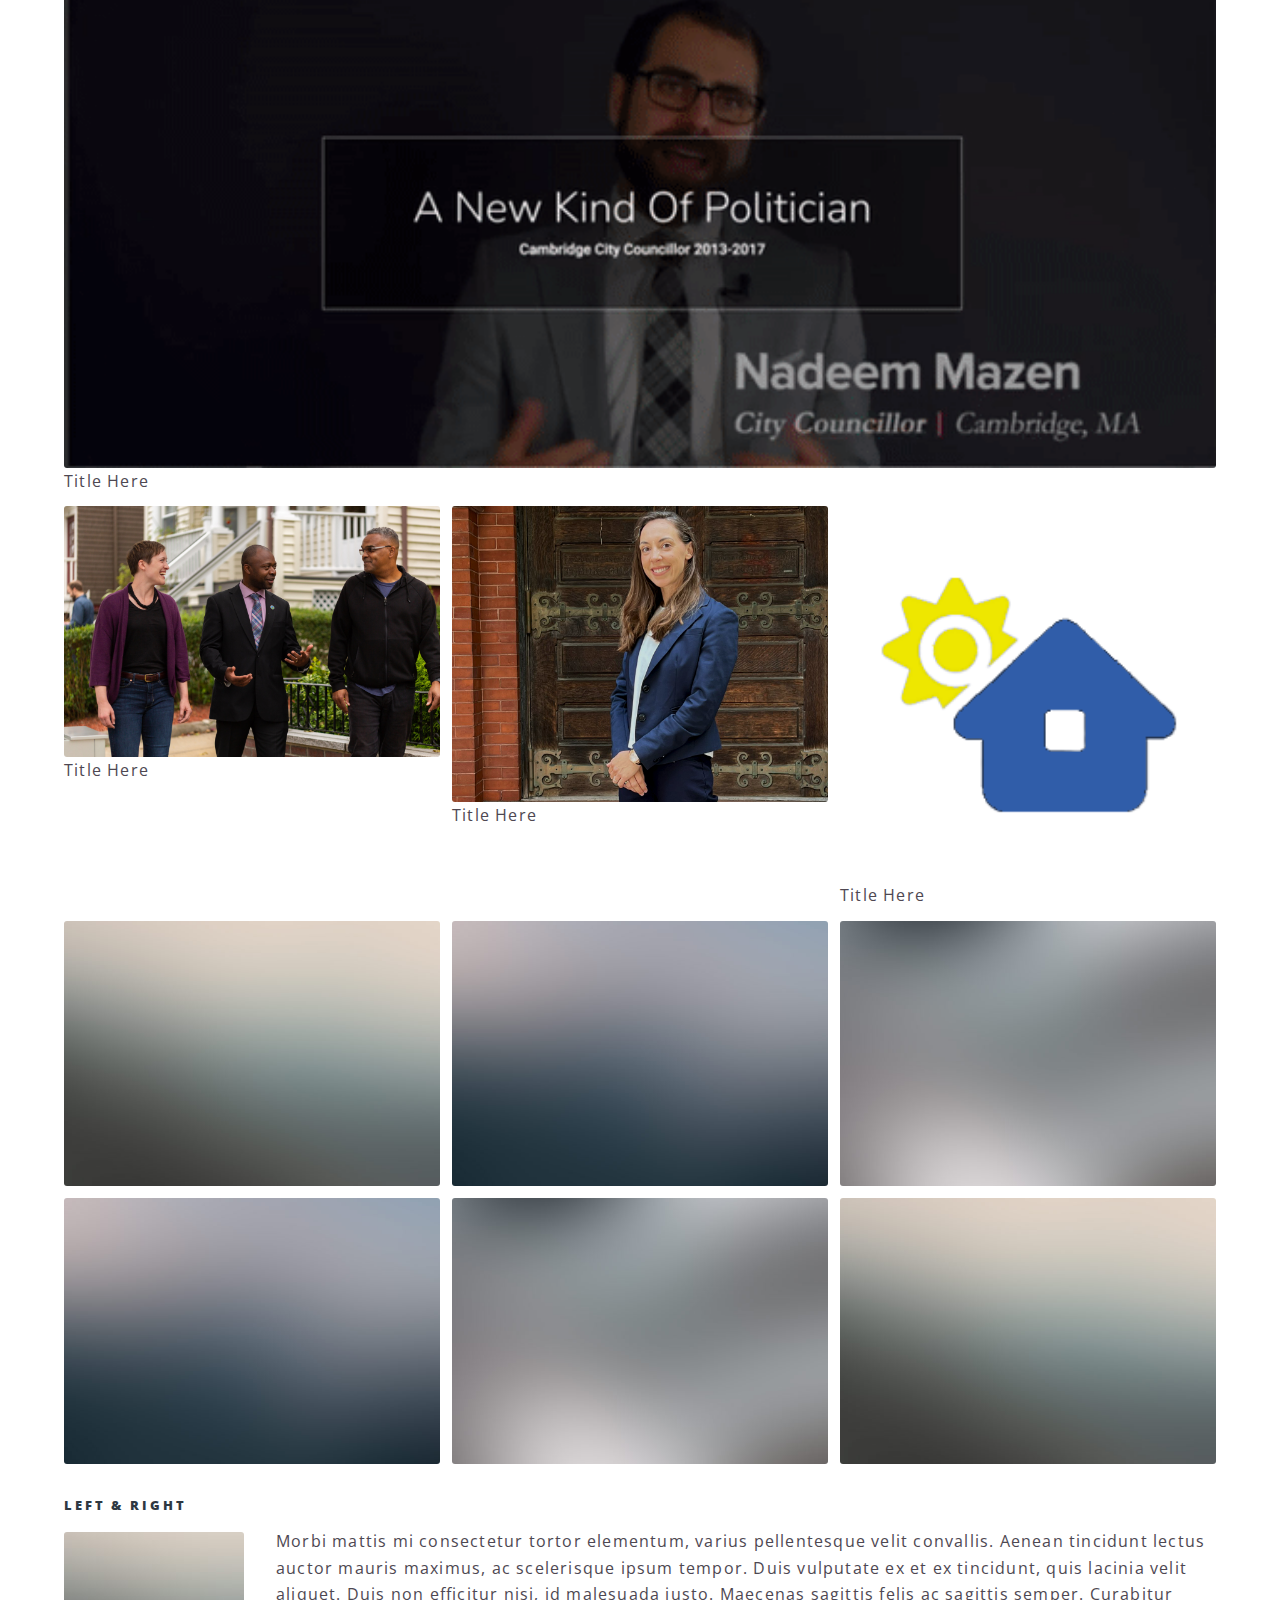
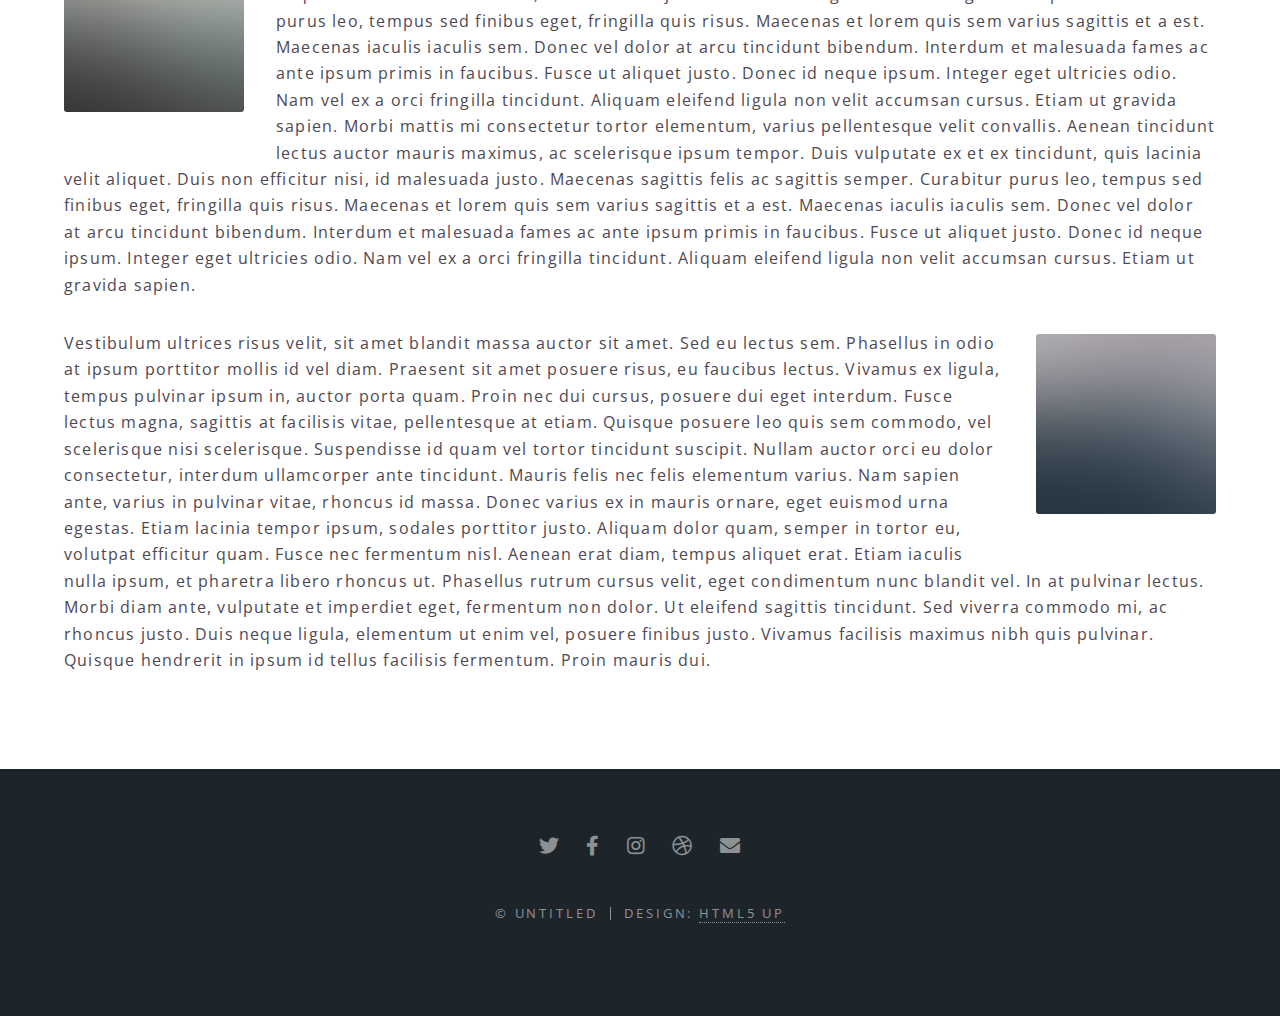
<file: elements.html>
<!DOCTYPE HTML>
<html>
	<head>
		<title>Elements - Spectral by HTML5 UP</title>
		<meta charset="utf-8" />
		<meta name="viewport" content="width=device-width, initial-scale=1, user-scalable=no" />
		<link rel="stylesheet" href="assets/css/main.css" />
		<noscript><link rel="stylesheet" href="assets/css/noscript.css" /></noscript>
	</head>
	<body class="is-preload">

		<!-- Page Wrapper -->
			<div id="page-wrapper">

				<!-- Header -->
					<header id="header">
						<h1><a href="index.html">Spectral</a></h1>
						<nav id="nav">
							<ul>
								<li class="special">
									<a href="#menu" class="menuToggle"><span>Menu</span></a>
									<div id="menu">
										<ul>
											<li><a href="index.html">Home</a></li>
											<li><a href="generic.html">Generic</a></li>
											<li><a href="elements.html">Elements</a></li>
											<li><a href="#">Sign Up</a></li>
											<li><a href="#">Log In</a></li>
										</ul>
									</div>
								</li>
							</ul>
						</nav>
					</header>

				<!-- Main -->
					<article id="main">
						<header>
							<h2>Elements</h2>
							<p>Aliquam ut ex ut interdum donec amet imperdiet eleifend</p>
						</header>
						<section class="wrapper style5">
							<div class="inner">

								<section>
									<h4>Text</h4>
									<p>This is <b>bold</b> and this is <strong>strong</strong>. This is <i>italic</i> and this is <em>emphasized</em>.
									This is <sup>superscript</sup> text and this is <sub>subscript</sub> text.
									This is <u>underlined</u> and this is code: <code>for (;;) { ... }</code>. Finally, <a href="#">this is a link</a>.</p>
									<hr />
									<header>
										<h4>Heading with a Subtitle</h4>
										<p>Lorem ipsum dolor sit amet nullam id egestas urna aliquam</p>
									</header>
									<p>Nunc lacinia ante nunc ac lobortis. Interdum adipiscing gravida odio porttitor sem non mi integer non faucibus ornare mi ut ante amet placerat aliquet. Volutpat eu sed ante lacinia sapien lorem accumsan varius montes viverra nibh in adipiscing blandit tempus accumsan.</p>
									<header>
										<h5>Heading with a Subtitle</h5>
										<p>Lorem ipsum dolor sit amet nullam id egestas urna aliquam</p>
									</header>
									<p>Nunc lacinia ante nunc ac lobortis. Interdum adipiscing gravida odio porttitor sem non mi integer non faucibus ornare mi ut ante amet placerat aliquet. Volutpat eu sed ante lacinia sapien lorem accumsan varius montes viverra nibh in adipiscing blandit tempus accumsan.</p>
									<hr />
									<h2>Heading Level 2</h2>
									<h3>Heading Level 3</h3>
									<h4>Heading Level 4</h4>
									<h5>Heading Level 5</h5>
									<h6>Heading Level 6</h6>
									<hr />
									<h5>Blockquote</h5>
									<blockquote>Fringilla nisl. Donec accumsan interdum nisi, quis tincidunt felis sagittis eget tempus euismod. Vestibulum ante ipsum primis in faucibus vestibulum. Blandit adipiscing eu felis iaculis volutpat ac adipiscing accumsan faucibus. Vestibulum ante ipsum primis in faucibus lorem ipsum dolor sit amet nullam adipiscing eu felis.</blockquote>
									<h5>Preformatted</h5>
									<pre><code>i = 0;

while (!deck.isInOrder()) {
  print 'Iteration ' + i;
  deck.shuffle();
  i++;
}

print 'It took ' + i + ' iterations to sort the deck.';</code></pre>
								</section>

								<section>
									<h4>Lists</h4>
									<div class="row">
										<div class="col-6 col-12-medium">
											<h5>Unordered</h5>
											<ul>
												<li>Dolor pulvinar etiam.</li>
												<li>Sagittis adipiscing.</li>
												<li>Felis enim feugiat.</li>
											</ul>
											<h5>Alternate</h5>
											<ul class="alt">
												<li>Dolor pulvinar etiam.</li>
												<li>Sagittis adipiscing.</li>
												<li>Felis enim feugiat.</li>
											</ul>
										</div>
										<div class="col-6 col-12-medium">
											<h5>Ordered</h5>
											<ol>
												<li>Dolor pulvinar etiam.</li>
												<li>Etiam vel felis viverra.</li>
												<li>Felis enim feugiat.</li>
												<li>Dolor pulvinar etiam.</li>
												<li>Etiam vel felis lorem.</li>
												<li>Felis enim et feugiat.</li>
											</ol>
											<h5>Icons</h5>
											<ul class="icons">
												<li><a href="#" class="icon brands fa-twitter"><span class="label">Twitter</span></a></li>
												<li><a href="#" class="icon brands fa-facebook-f"><span class="label">Facebook</span></a></li>
												<li><a href="#" class="icon brands fa-instagram"><span class="label">Instagram</span></a></li>
												<li><a href="#" class="icon brands fa-github"><span class="label">Github</span></a></li>
											</ul>
										</div>
									</div>
									<h5>Actions</h5>
									<div class="row">
										<div class="col-6 col-12-medium">
											<ul class="actions">
												<li><a href="#" class="button primary">Default</a></li>
												<li><a href="#" class="button">Default</a></li>
											</ul>
											<ul class="actions small">
												<li><a href="#" class="button primary small">Small</a></li>
												<li><a href="#" class="button small">Small</a></li>
											</ul>
											<ul class="actions stacked">
												<li><a href="#" class="button primary">Default</a></li>
												<li><a href="#" class="button">Default</a></li>
											</ul>
											<ul class="actions stacked">
												<li><a href="#" class="button primary small">Small</a></li>
												<li><a href="#" class="button small">Small</a></li>
											</ul>
										</div>
										<div class="col-6 col-12-medium">
											<ul class="actions stacked">
												<li><a href="#" class="button primary fit">Default</a></li>
												<li><a href="#" class="button fit">Default</a></li>
											</ul>
											<ul class="actions stacked">
												<li><a href="#" class="button primary small fit">Small</a></li>
												<li><a href="#" class="button small fit">Small</a></li>
											</ul>
										</div>
									</div>
								</section>

								<section>
									<h4>Table</h4>
									<h5>Default</h5>
									<div class="table-wrapper">
										<table>
											<thead>
												<tr>
													<th>Name</th>
													<th>Description</th>
													<th>Price</th>
												</tr>
											</thead>
											<tbody>
												<tr>
													<td>Item One</td>
													<td>Ante turpis integer aliquet porttitor.</td>
													<td>29.99</td>
												</tr>
												<tr>
													<td>Item Two</td>
													<td>Vis ac commodo adipiscing arcu aliquet.</td>
													<td>19.99</td>
												</tr>
												<tr>
													<td>Item Three</td>
													<td> Morbi faucibus arcu accumsan lorem.</td>
													<td>29.99</td>
												</tr>
												<tr>
													<td>Item Four</td>
													<td>Vitae integer tempus condimentum.</td>
													<td>19.99</td>
												</tr>
												<tr>
													<td>Item Five</td>
													<td>Ante turpis integer aliquet porttitor.</td>
													<td>29.99</td>
												</tr>
											</tbody>
											<tfoot>
												<tr>
													<td colspan="2"></td>
													<td>100.00</td>
												</tr>
											</tfoot>
										</table>
									</div>

									<h5>Alternate</h5>
									<div class="table-wrapper">
										<table class="alt">
											<thead>
												<tr>
													<th>Name</th>
													<th>Description</th>
													<th>Price</th>
												</tr>
											</thead>
											<tbody>
												<tr>
													<td>Item One</td>
													<td>Ante turpis integer aliquet porttitor.</td>
													<td>29.99</td>
												</tr>
												<tr>
													<td>Item Two</td>
													<td>Vis ac commodo adipiscing arcu aliquet.</td>
													<td>19.99</td>
												</tr>
												<tr>
													<td>Item Three</td>
													<td> Morbi faucibus arcu accumsan lorem.</td>
													<td>29.99</td>
												</tr>
												<tr>
													<td>Item Four</td>
													<td>Vitae integer tempus condimentum.</td>
													<td>19.99</td>
												</tr>
												<tr>
													<td>Item Five</td>
													<td>Ante turpis integer aliquet porttitor.</td>
													<td>29.99</td>
												</tr>
											</tbody>
											<tfoot>
												<tr>
													<td colspan="2"></td>
													<td>100.00</td>
												</tr>
											</tfoot>
										</table>
									</div>
								</section>

								<section>
									<h4>Buttons</h4>
									<ul class="actions">
										<li><a href="#" class="button primary">Primary</a></li>
										<li><a href="#" class="button">Default</a></li>
									</ul>
									<ul class="actions">
										<li><a href="#" class="button large">Large</a></li>
										<li><a href="#" class="button">Default</a></li>
										<li><a href="#" class="button small">Small</a></li>
									</ul>
									<ul class="actions fit">
										<li><a href="#" class="button fit">Fit</a></li>
										<li><a href="#" class="button primary fit">Fit</a></li>
										<li><a href="#" class="button fit">Fit</a></li>
									</ul>
									<ul class="actions fit small">
										<li><a href="#" class="button primary fit small">Fit + Small</a></li>
										<li><a href="#" class="button fit small">Fit + Small</a></li>
										<li><a href="#" class="button primary fit small">Fit + Small</a></li>
									</ul>
									<ul class="actions">
										<li><a href="#" class="button primary icon solid fa-download">Icon</a></li>
										<li><a href="#" class="button icon solid fa-download">Icon</a></li>
									</ul>
									<ul class="actions">
										<li><span class="button primary disabled">Disabled</span></li>
										<li><span class="button disabled">Disabled</span></li>
									</ul>
								</section>

								<section>
									<h4>Form</h4>
									<form method="post" action="#">
										<div class="row gtr-uniform">
											<div class="col-6 col-12-xsmall">
												<input type="text" name="demo-name" id="demo-name" value="" placeholder="Name" />
											</div>
											<div class="col-6 col-12-xsmall">
												<input type="email" name="demo-email" id="demo-email" value="" placeholder="Email" />
											</div>
											<div class="col-12">
												<select name="demo-category" id="demo-category">
													<option value="">- Category -</option>
													<option value="1">Manufacturing</option>
													<option value="1">Shipping</option>
													<option value="1">Administration</option>
													<option value="1">Human Resources</option>
												</select>
											</div>
											<div class="col-4 col-12-small">
												<input type="radio" id="demo-priority-low" name="demo-priority" checked>
												<label for="demo-priority-low">Low</label>
											</div>
											<div class="col-4 col-12-small">
												<input type="radio" id="demo-priority-normal" name="demo-priority">
												<label for="demo-priority-normal">Normal</label>
											</div>
											<div class="col-4 col-12-small">
												<input type="radio" id="demo-priority-high" name="demo-priority">
												<label for="demo-priority-high">High</label>
											</div>
											<div class="col-6 col-12-small">
												<input type="checkbox" id="demo-copy" name="demo-copy">
												<label for="demo-copy">Email me a copy</label>
											</div>
											<div class="col-6 col-12-small">
												<input type="checkbox" id="demo-human" name="demo-human" checked>
												<label for="demo-human">Not a robot</label>
											</div>
											<div class="col-12">
												<textarea name="demo-message" id="demo-message" placeholder="Enter your message" rows="6"></textarea>
											</div>
											<div class="col-12">
												<ul class="actions">
													<li><input type="submit" value="Send Message" class="primary" /></li>
													<li><input type="reset" value="Reset" /></li>
												</ul>
											</div>
										</div>
									</form>
								</section>

								<section>
									<h4>Image</h4>
									<h5>Fit</h5>
									<div class="box alt">
										<div class="row gtr-50 gtr-uniform">
											<div class="col-12"><span class="image fit"><img src="images/nadeem.gif" alt="" />Title Here</span></div>
											<div class="col-4"><span class="image fit"><img src="images/mbah.jpeg" alt="" />Title Here</span></div>
											<div class="col-4"><span class="image fit"><img src="images/lawyer.png" alt="" />Title Here</span></div>
											<div class="col-4"><span class="image fit"><img src="images/house_icon.png" alt="" />Title Here</span></div>
											<div class="col-4"><span class="image fit"><img src="images/pic03.jpg" alt="" /></span></div>
											<div class="col-4"><span class="image fit"><img src="images/pic02.jpg" alt="" /></span></div>
											<div class="col-4"><span class="image fit"><img src="images/pic01.jpg" alt="" /></span></div>
											<div class="col-4"><span class="image fit"><img src="images/pic02.jpg" alt="" /></span></div>
											<div class="col-4"><span class="image fit"><img src="images/pic01.jpg" alt="" /></span></div>
											<div class="col-4"><span class="image fit"><img src="images/pic03.jpg" alt="" /></span></div>
										</div>
									</div>
									<h5>Left &amp; Right</h5>
									<p><span class="image left"><img src="images/pic04.jpg" alt="" /></span>Morbi mattis mi consectetur tortor elementum, varius pellentesque velit convallis. Aenean tincidunt lectus auctor mauris maximus, ac scelerisque ipsum tempor. Duis vulputate ex et ex tincidunt, quis lacinia velit aliquet. Duis non efficitur nisi, id malesuada justo. Maecenas sagittis felis ac sagittis semper. Curabitur purus leo, tempus sed finibus eget, fringilla quis risus. Maecenas et lorem quis sem varius sagittis et a est. Maecenas iaculis iaculis sem. Donec vel dolor at arcu tincidunt bibendum. Interdum et malesuada fames ac ante ipsum primis in faucibus. Fusce ut aliquet justo. Donec id neque ipsum. Integer eget ultricies odio. Nam vel ex a orci fringilla tincidunt. Aliquam eleifend ligula non velit accumsan cursus. Etiam ut gravida sapien. Morbi mattis mi consectetur tortor elementum, varius pellentesque velit convallis. Aenean tincidunt lectus auctor mauris maximus, ac scelerisque ipsum tempor. Duis vulputate ex et ex tincidunt, quis lacinia velit aliquet. Duis non efficitur nisi, id malesuada justo. Maecenas sagittis felis ac sagittis semper. Curabitur purus leo, tempus sed finibus eget, fringilla quis risus. Maecenas et lorem quis sem varius sagittis et a est. Maecenas iaculis iaculis sem. Donec vel dolor at arcu tincidunt bibendum. Interdum et malesuada fames ac ante ipsum primis in faucibus. Fusce ut aliquet justo. Donec id neque ipsum. Integer eget ultricies odio. Nam vel ex a orci fringilla tincidunt. Aliquam eleifend ligula non velit accumsan cursus. Etiam ut gravida sapien.</p>
									<p><span class="image right"><img src="images/pic05.jpg" alt="" /></span>Vestibulum ultrices risus velit, sit amet blandit massa auctor sit amet. Sed eu lectus sem. Phasellus in odio at ipsum porttitor mollis id vel diam. Praesent sit amet posuere risus, eu faucibus lectus. Vivamus ex ligula, tempus pulvinar ipsum in, auctor porta quam. Proin nec dui cursus, posuere dui eget interdum. Fusce lectus magna, sagittis at facilisis vitae, pellentesque at etiam. Quisque posuere leo quis sem commodo, vel scelerisque nisi scelerisque. Suspendisse id quam vel tortor tincidunt suscipit. Nullam auctor orci eu dolor consectetur, interdum ullamcorper ante tincidunt. Mauris felis nec felis elementum varius. Nam sapien ante, varius in pulvinar vitae, rhoncus id massa. Donec varius ex in mauris ornare, eget euismod urna egestas. Etiam lacinia tempor ipsum, sodales porttitor justo. Aliquam dolor quam, semper in tortor eu, volutpat efficitur quam. Fusce nec fermentum nisl. Aenean erat diam, tempus aliquet erat. Etiam iaculis nulla ipsum, et pharetra libero rhoncus ut. Phasellus rutrum cursus velit, eget condimentum nunc blandit vel. In at pulvinar lectus. Morbi diam ante, vulputate et imperdiet eget, fermentum non dolor. Ut eleifend sagittis tincidunt. Sed viverra commodo mi, ac rhoncus justo. Duis neque ligula, elementum ut enim vel, posuere finibus justo. Vivamus facilisis maximus nibh quis pulvinar. Quisque hendrerit in ipsum id tellus facilisis fermentum. Proin mauris dui.</p>
								</section>
							</div>
						</section>
					</article>

				<!-- Footer -->
					<footer id="footer">
						<ul class="icons">
							<li><a href="#" class="icon brands fa-twitter"><span class="label">Twitter</span></a></li>
							<li><a href="#" class="icon brands fa-facebook-f"><span class="label">Facebook</span></a></li>
							<li><a href="#" class="icon brands fa-instagram"><span class="label">Instagram</span></a></li>
							<li><a href="#" class="icon brands fa-dribbble"><span class="label">Dribbble</span></a></li>
							<li><a href="#" class="icon solid fa-envelope"><span class="label">Email</span></a></li>
						</ul>
						<ul class="copyright">
							<li>&copy; Untitled</li><li>Design: <a href="http://html5up.net">HTML5 UP</a></li>
						</ul>
					</footer>

			</div>

		<!-- Scripts -->
			<script src="assets/js/jquery.min.js"></script>
			<script src="assets/js/jquery.scrollex.min.js"></script>
			<script src="assets/js/jquery.scrolly.min.js"></script>
			<script src="assets/js/browser.min.js"></script>
			<script src="assets/js/breakpoints.min.js"></script>
			<script src="assets/js/util.js"></script>
			<script src="assets/js/main.js"></script>

	</body>
</html>
</file>
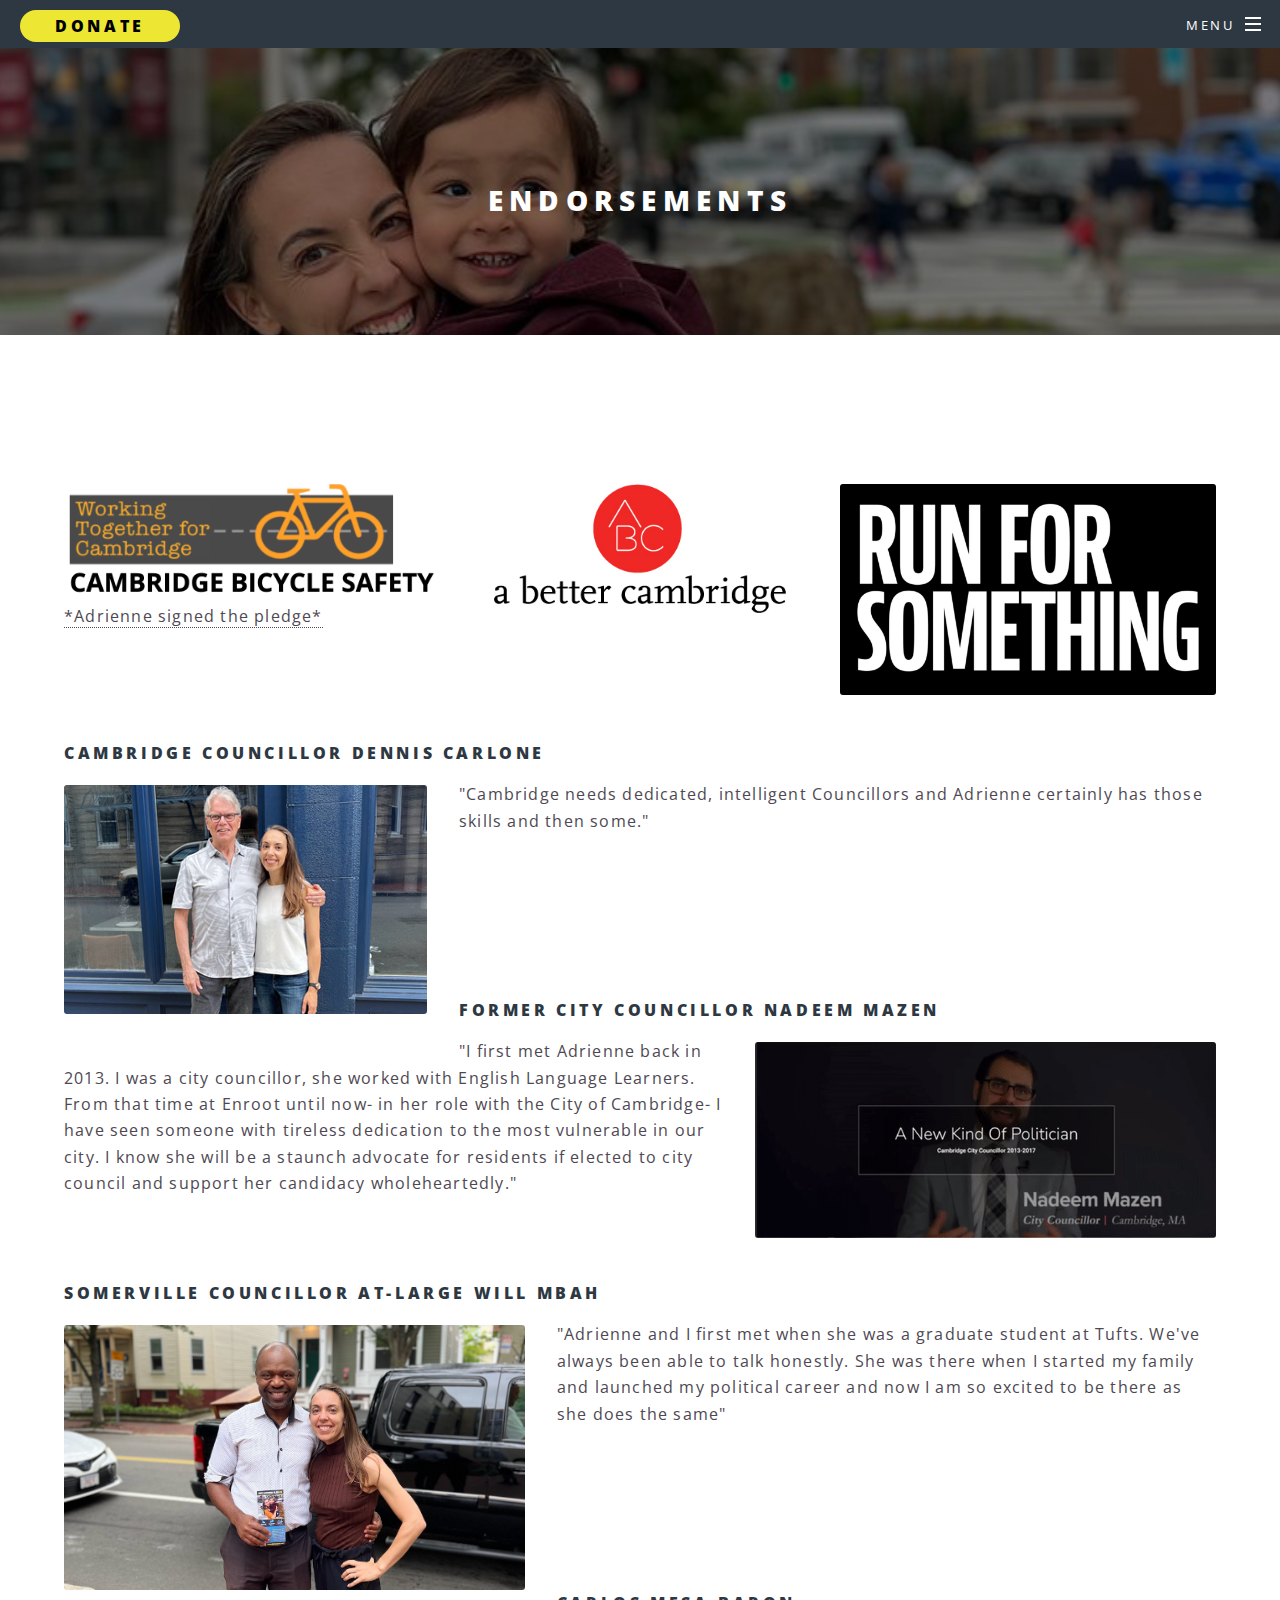
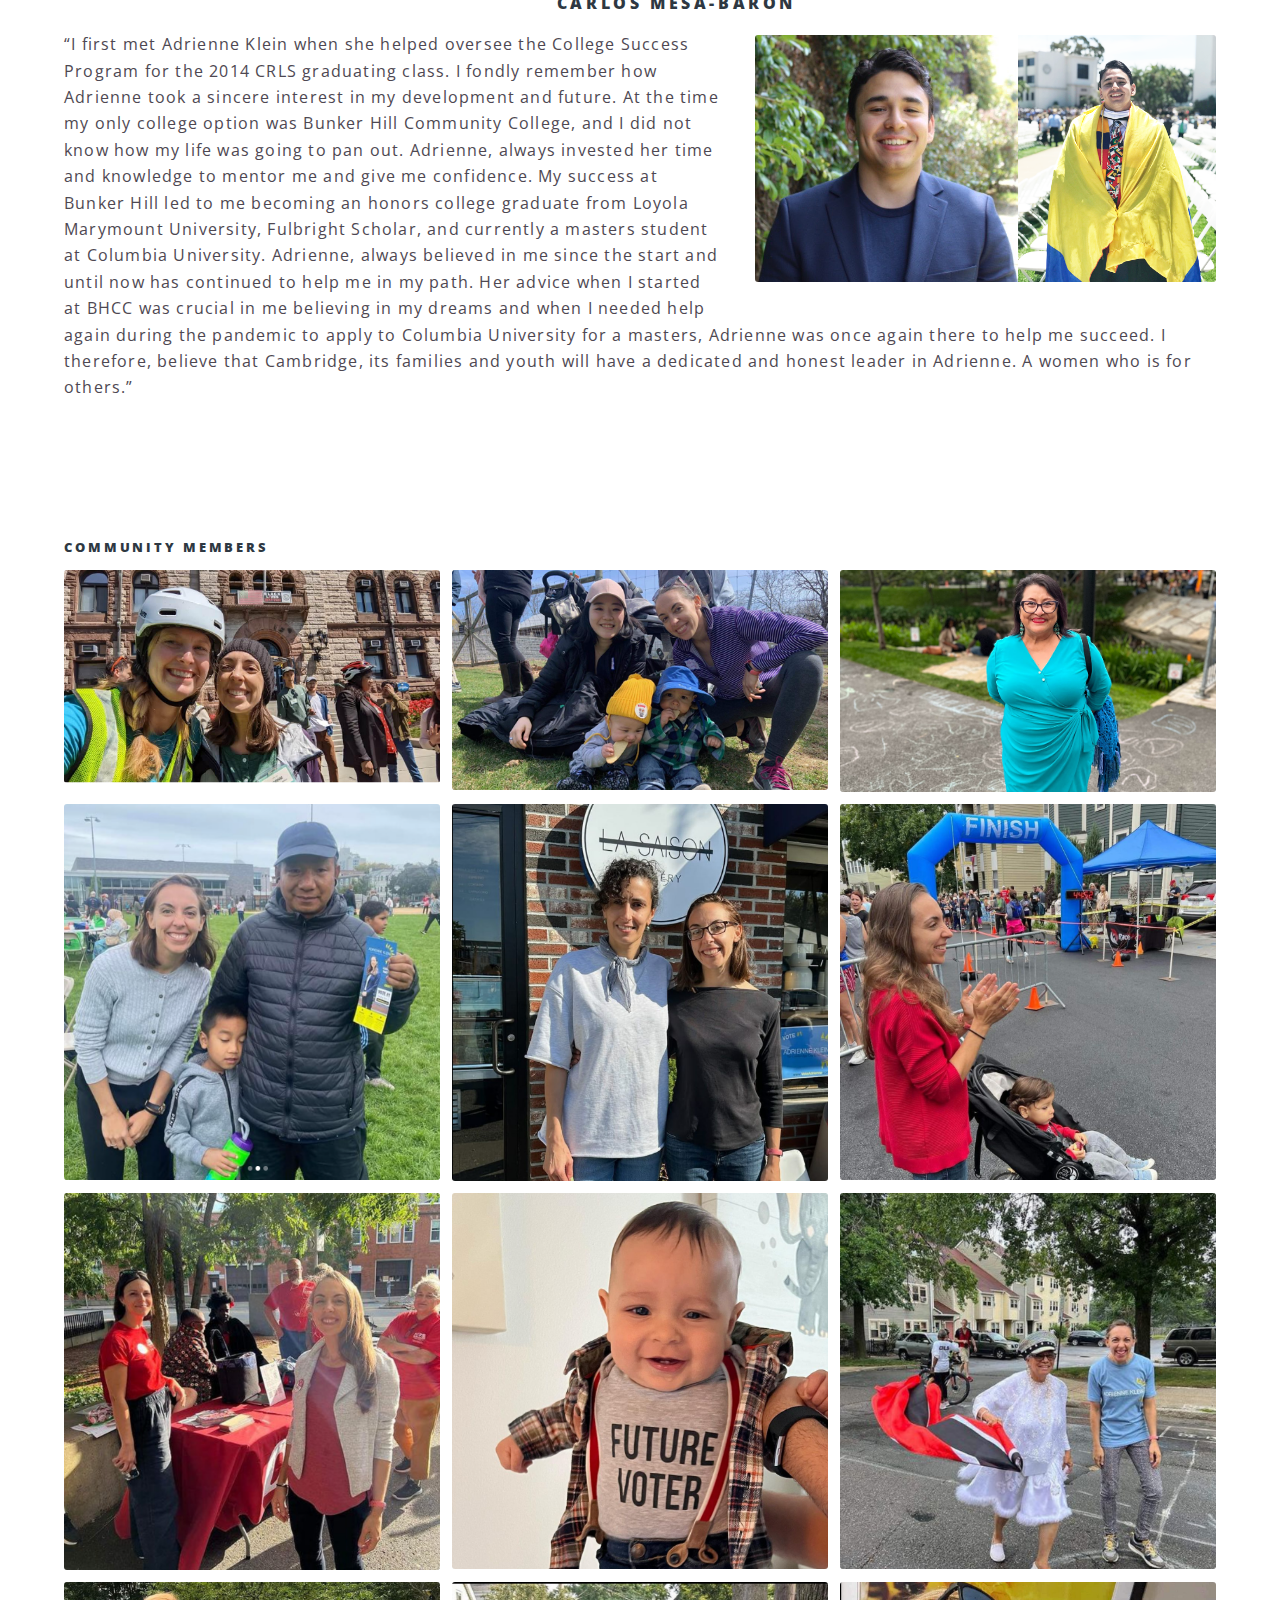
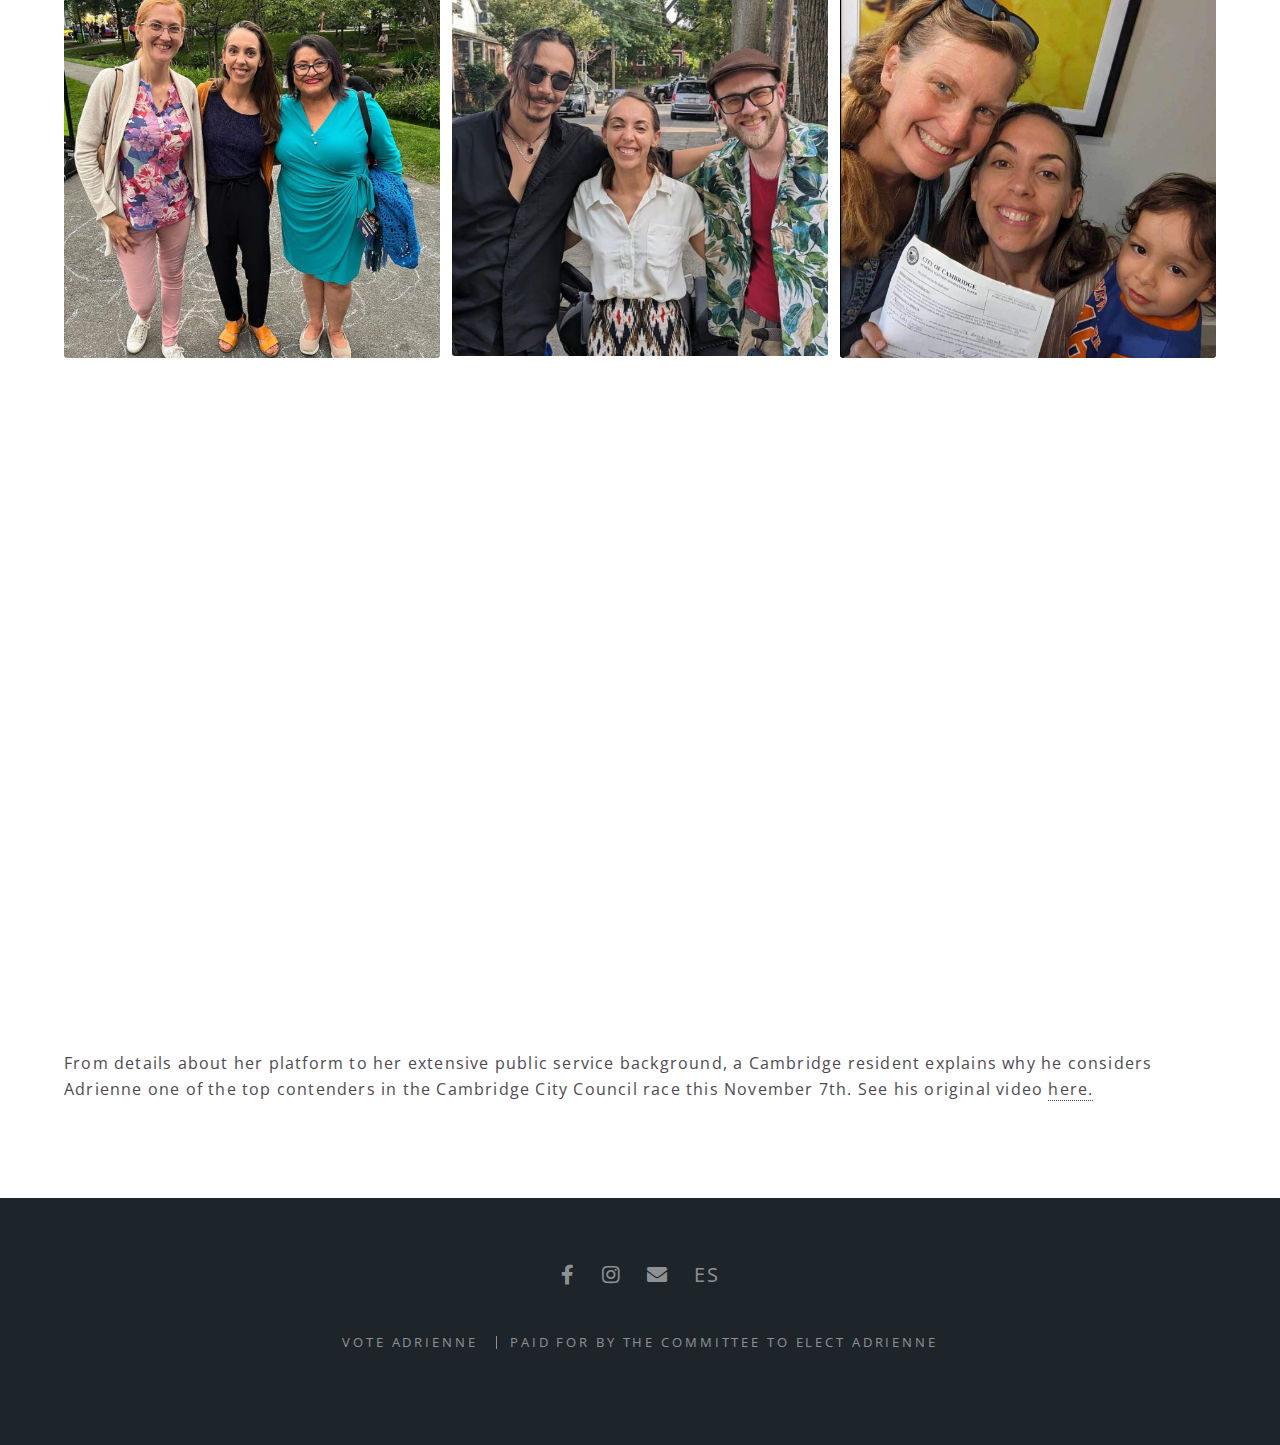
<file: endorsements.html>
<!DOCTYPE HTML>
<html>

<head>
    <title>Vote Adrienne</title>
    <link rel="icon" type="image/x-icon" href="favicon.ico">
    <link rel="stylesheet" href="assets/css/main.css" />
    <link rel="stylesheet" href="assets/css/all.css" />
    <meta charset="utf-8" />
    <meta name="viewport" content="width=device-width, initial-scale=1, user-scalable=no" />
    <meta name="description"
        content="Explore the list of endorsements received by Adrienne Klein for her Cambridge City Council campaign. See the broad support she has from organizations and individuals who believe in her vision." />
    <noscript>
        <link rel="stylesheet" href="assets/css/noscript.css" />
    </noscript>
</head>

<body class="is-preload">

    <!-- Page Wrapper -->
    <div id="page-wrapper">

        <!-- Header -->
        <header id="header">
            <h1 class="floatingDonateButton"><a href="https://secure.actblue.com/donate/voteforadrienne"
                    target="_blank">Donate</a></h1>
            <nav id="nav">
                <ul>
                    <li class="special">
                        <a href="#menu" class="menuToggle"><span>Menu</span></a>
                        <div id="menu">
                            <ul>
                                <li><a href="index.html">Home</a></li>
                                <!-- <li><a href="about.html">About Adrienne</a></li> -->
                                <li><a href="platform.html">Platform</a></li>
                                <li><a href="endorsements.html">Endorsements</a></li>
                                <li><a
                                        href="https://docs.google.com/forms/d/e/1FAIpQLSdKbfML-Z7I8nemWK64SXwn5WulYwXmrGXuXTxW59FOSM2sLw/viewform?usp=sf_link">Volunteer/Connect</a>
                                </li>
                                <!-- <li><a href="https://docs.google.com/forms/d/e/1FAIpQLSf3LhZhpTt78vwaw6G3iHnCtAjKEAheuYQaxgf2xm0Qccim6g/viewform?usp=sf_link" target="_blank">Volunteer</a></li>-->
                                <li><a href="https://secure.actblue.com/donate/voteforadrienne"
                                        target="_blank">Donate</a></li>
                                <!-- <li><a href="https://docs.google.com/forms/d/e/1FAIpQLSf1diGpOnmBFW4WonpovEeWkyIXqt34B9NeZyMQp_UbjY3SRQ/viewform?usp=sf_link">Mailing List</a></li>-->
                                <!-- <li><a href="index.html#email-form">Contact</a></li>-->
                                <li><a href="es.html">Español</a></li>
                            </ul>
                        </div>
                    </li>
                </ul>
            </nav>
        </header>
        <!-- Main -->
        <article id="main">
            <header>
                <h2>Endorsements</h2>
            </header>
            <section class="wrapper style5">
                <div class="inner">
                    <section>
                        <br />
                        <br />
                        <div class="box alt">
                            <div class="row gtr-50 gtr-uniform">
                                <!-- <div class="col-12"><span class="image fit"><img src="images/banner.jpg" alt="" /></span></div> -->
                                <div class="col-4"><span class="image fit"><a href="https://www.cambridgebikesafety.org/election/" target="_blank"><img src="images/bicycle_safety.png" alt="The Cambridge Bicycle Safety Organization Logo" />*Adrienne signed the pledge*</a></span></div>
                                <div class="col-4"><span class="image fit"><a href="https://www.abettercambridge.org/" target="_blank"><img src="images/aBetterCambridgeLogoBetter.png" alt="The logo for the A Better Cambridge Organization" /></a></span></div>
                                <div class="col-4"><span class="image fit"><a href="https://runforsomething.net/" target="_blank"><img src="images/RFS_logo.jpeg" alt="The Run for Something Organization Logo" /></a></span></div>
                                <!-- <div class="col-4"><span class="image fit"><img src="images/pic03.jpg" alt="" /></span></div>
                                                    <div class="col-12"><span class="image fit"><img src="images/pic02.jpg" alt="" /></span></div>
                                                    <div class="col-4"><span class="image fit"><img src="images/pic01.jpg" alt="" /></span></div>
                                                    <div class="col-4"><span class="image fit"><img src="images/pic02.jpg" alt="" /></span></div>
                                                    <div class="col-4"><span class="image fit"><img src="images/pic01.jpg" alt="" /></span></div>
                                                    <div class="col-4"><span class="image fit"><img src="images/pic03.jpg" alt="" /></span></div> -->
                            </div>
                        </div>
                    </section>
                    <!-- <section>
                        <h4>Cambridge Bicycle Safety</h4>
                        <p>
                            <span class="image left"><a href="https://www.cambridgebikesafety.org/election/"
                                    target="_blank"><img src="images/bicycle_safety.png"
                                        alt="Cambridge Bicycle Safety Logo" /></a></span>
                                Adrienne is a supporter of bike lanes, and signed the Cambridge Bicycle Safety 
                            <a href="https://www.cambridgebikesafety.org/election/"
                                target="_blank">Pledge.</a>
                        </p>
                    </section>
                    <br />
                    <br />
                    <br />
                    <br />
                    <br />
                    <section>
                        <h4>A Better Cambridge</h4>
                        <p>
                            <span class="image right"><a href="https://www.abettercambridge.org/"
                                    target="_blank"><img src="images/aBetterCambridgeLogo.jpeg"
                                        alt="The A better Cambridge Logo" /></a></span>
                            <a href="https://www.abettercambridge.org/" target="_blank">A Better Cambridge</a> has endorsed Adrienne for Cambridge City Council.
                        </p>
                        <br />
                        <br />
                        <br />
                        <br />
                        <br />
                    </section> -->
                    <section>
                        <h4>Cambridge Councillor Dennis Carlone</h4>
                        <p>
                            <span class="image left"><a href="https://www.linkedin.com/in/dennis-carlone-40278612/"
                                    target="_blank"><img src="images/BetterDennis.png"
                                        alt="Dennis Carlone and Adrienne Klein standing in front of a building in Cambridge" /></a></span>
                            "Cambridge needs dedicated, intelligent Councillors and Adrienne certainly has those skills
                            and then some."
                        </p>
                        <br />
                        <br />
                        <br />
                        <br />
                        <br />
                    </section>
                    <section>
                        <h4>Former City Councillor Nadeem Mazen</h4>
                        <p>
                            <span class="image right"><a href="https://www.linkedin.com/in/nadeemtron/"
                                    target="_blank"><img src="images/nadeem.gif"
                                        alt="Short Gif of Nadeem's time as a councilman." /></a></span>
                            "I first met Adrienne back in 2013. I was a city councillor, she worked with English
                            Language Learners. From that time
                            at Enroot until now- in her role with the City of Cambridge- I have seen someone with
                            tireless dedication to the most
                            vulnerable in our city. I know she will be a staunch advocate for residents if elected to
                            city council and support her
                            candidacy wholeheartedly."
                        </p>
                        <br />
                        <br />
                    </section>
                    <section>
                        <h4>Somerville Councillor at-Large Will Mbah</h4>
                        <p>
                            <span class="image left"><a href="https://www.willmbah.com/" target="_blank"><img
                                        src="images/MbahAndAdrienne.png"
                                        alt="Council at-large Will Mbah talking with his constituents" /></a></span>
                            "Adrienne and I first met when she was a graduate student at Tufts. We've always been able
                            to talk honestly. She was
                            there when I started my family and launched my political career and now I am so excited to
                            be there as she does the
                            same"
                        </p>
                    </section>
                    <br />
                    <br />
                    <br />
                    <br />
                    <br />
                    <section>
                        <h4>Carlos Mesa-Baron</h4>
                        <p>
                            <span class="image right"><a href="https://www.linkedin.com/in/carlosamesabaron/" target="_blank"><img
                                        src="images/Carlos.png"
                                        alt="A professional profile picture of Carlos A. Mesa and a picture of his graduation from Loyola Marymount University." /></a></span>
                            “I first met Adrienne Klein when she helped oversee the College Success Program for the 2014 CRLS graduating class. I
                            fondly remember how Adrienne took a sincere interest in my development and future. At the time my only college option
                            was Bunker Hill Community College, and I did not know how my life was going to pan out. Adrienne, always invested her
                            time and knowledge to mentor me and give me confidence. My success at Bunker Hill led to me becoming an honors college
                            graduate from Loyola Marymount University, Fulbright Scholar, and currently a masters student at Columbia University.
                            Adrienne, always believed in me since the start and until now has continued to help me in my path. Her advice when I
                            started at BHCC was crucial in me believing in my dreams and when I needed help again during the pandemic to apply to
                            Columbia University for a masters, Adrienne was once again there to help me succeed. I therefore, believe that
                            Cambridge, its families and youth will have a dedicated and honest leader in Adrienne. A women who is for others.”
                        </p>
                    </section>
                    <br />
                    <br />
                    <br />
                    <br />
                    <section>
                        <h5>Community Members</h5>
                        <div class="box alt">
                            <div class="row gtr-50 gtr-uniform">
                                <div class="col-4"><span class="image fit"><img src="images/Community1.png" alt="" /></span></div>
                                <div class="col-4"><span class="image fit"><img src="images/Community2.png" alt="" /></span></div>
                                <div class="col-4"><span class="image fit"><img src="images/Community3.png" alt="" /></span></div>
                                <div class="col-4"><span class="image fit"><img src="images/1.png" alt="" /></span></div>
                                <div class="col-4"><span class="image fit"><img src="images/2.png" alt="" /></span></div>
                                <div class="col-4"><span class="image fit"><img src="images/3.png" alt="" /></span></div>
                                <div class="col-4"><span class="image fit"><img src="images/4.png" alt="" /></span></div>
                                <div class="col-4"><span class="image fit"><img src="images/5.png" alt="" /></span></div>
                                <div class="col-4"><span class="image fit"><img src="images/6.png" alt="" /></span></div>
                                <div class="col-4"><span class="image fit"><img src="images/7.png" alt="" /></span></div>
                                <div class="col-4"><span class="image fit"><img src="images/8.png" alt="" /></span></div>
                                <div class="col-4"><span class="image fit"><img src="images/9.png" alt="" /></span></div>
                                <div class="col-12">
                                    <span class="image fit">
                                        <div style="padding:56.25% 0 0 0;position:relative;"><iframe
                                                src="https://player.vimeo.com/video/879063875?h=924b5be56e"
                                                style="position:absolute;top:0;left:0;width:100%;height:100%;" frameborder="0"
                                                allow="autoplay; fullscreen; picture-in-picture" allowfullscreen></iframe></div>
                                        <script src="https://player.vimeo.com/api/player.js"></script>
                                    </span>
                                    <p>
                                        From details about her platform to her extensive public service background, a Cambridge resident explains why he considers Adrienne one of the top contenders in the Cambridge City Council race this November 7th. See his original video <a href="https://www.youtube.com/watch?v=lsQMLLSrTaA&t=1s" target="_blank">here.</a>
                                    </p>
                                </div>
                            </div>
                        </div>
                    </section>
                    <section>
                        <div id="google_translate_element"></div>
                        <script type="text/javascript">
                            function googleTranslateElementInit() {
                                new google.translate.TranslateElement({ pageLanguage: 'en' }, 'google_translate_element');
                            }
                        </script>

                        <script type="text/javascript"
                            src="//translate.google.com/translate_a/element.js?cb=googleTranslateElementInit"></script>
                    </section>
                </div>
            </section>
        </article>

        <!-- Footer -->
        <footer id="footer">
            <ul class="icons">
                <li><a href="https://www.facebook.com/voteadrienne" target="_blank"
                        class="icon brands fa-facebook-f"><span class="label">Facebook</span></a></li>
                <li><a href="https://www.instagram.com/voteadrienne/" target="_blank"
                        class="icon brands fa-instagram"><span class="label">Instagram</span></a></li>
                <li><a href="https://docs.google.com/forms/d/e/1FAIpQLSdKbfML-Z7I8nemWK64SXwn5WulYwXmrGXuXTxW59FOSM2sLw/viewform?usp=sf_link"
                        class="icon solid fa-envelope"><span class="label">Email</span></a></li>
                <li><a href="es.html" class="icon brands">ES<span class="label"></span></a></li>
            </ul>
            <ul class="copyright">
                <li>Vote Adrienne</li>
                <li>Paid for by the Committee to Elect Adrienne</li>
            </ul>
        </footer>

    </div>

    <!-- Scripts -->
    <script src="assets/js/jquery.min.js"></script>
    <script src="assets/js/jquery.scrollex.min.js"></script>
    <script src="assets/js/jquery.scrolly.min.js"></script>
    <script src="assets/js/browser.min.js"></script>
    <script src="assets/js/breakpoints.min.js"></script>
    <script src="assets/js/util.js"></script>
    <script src="assets/js/main.js"></script>

</body>

</html>
</file>
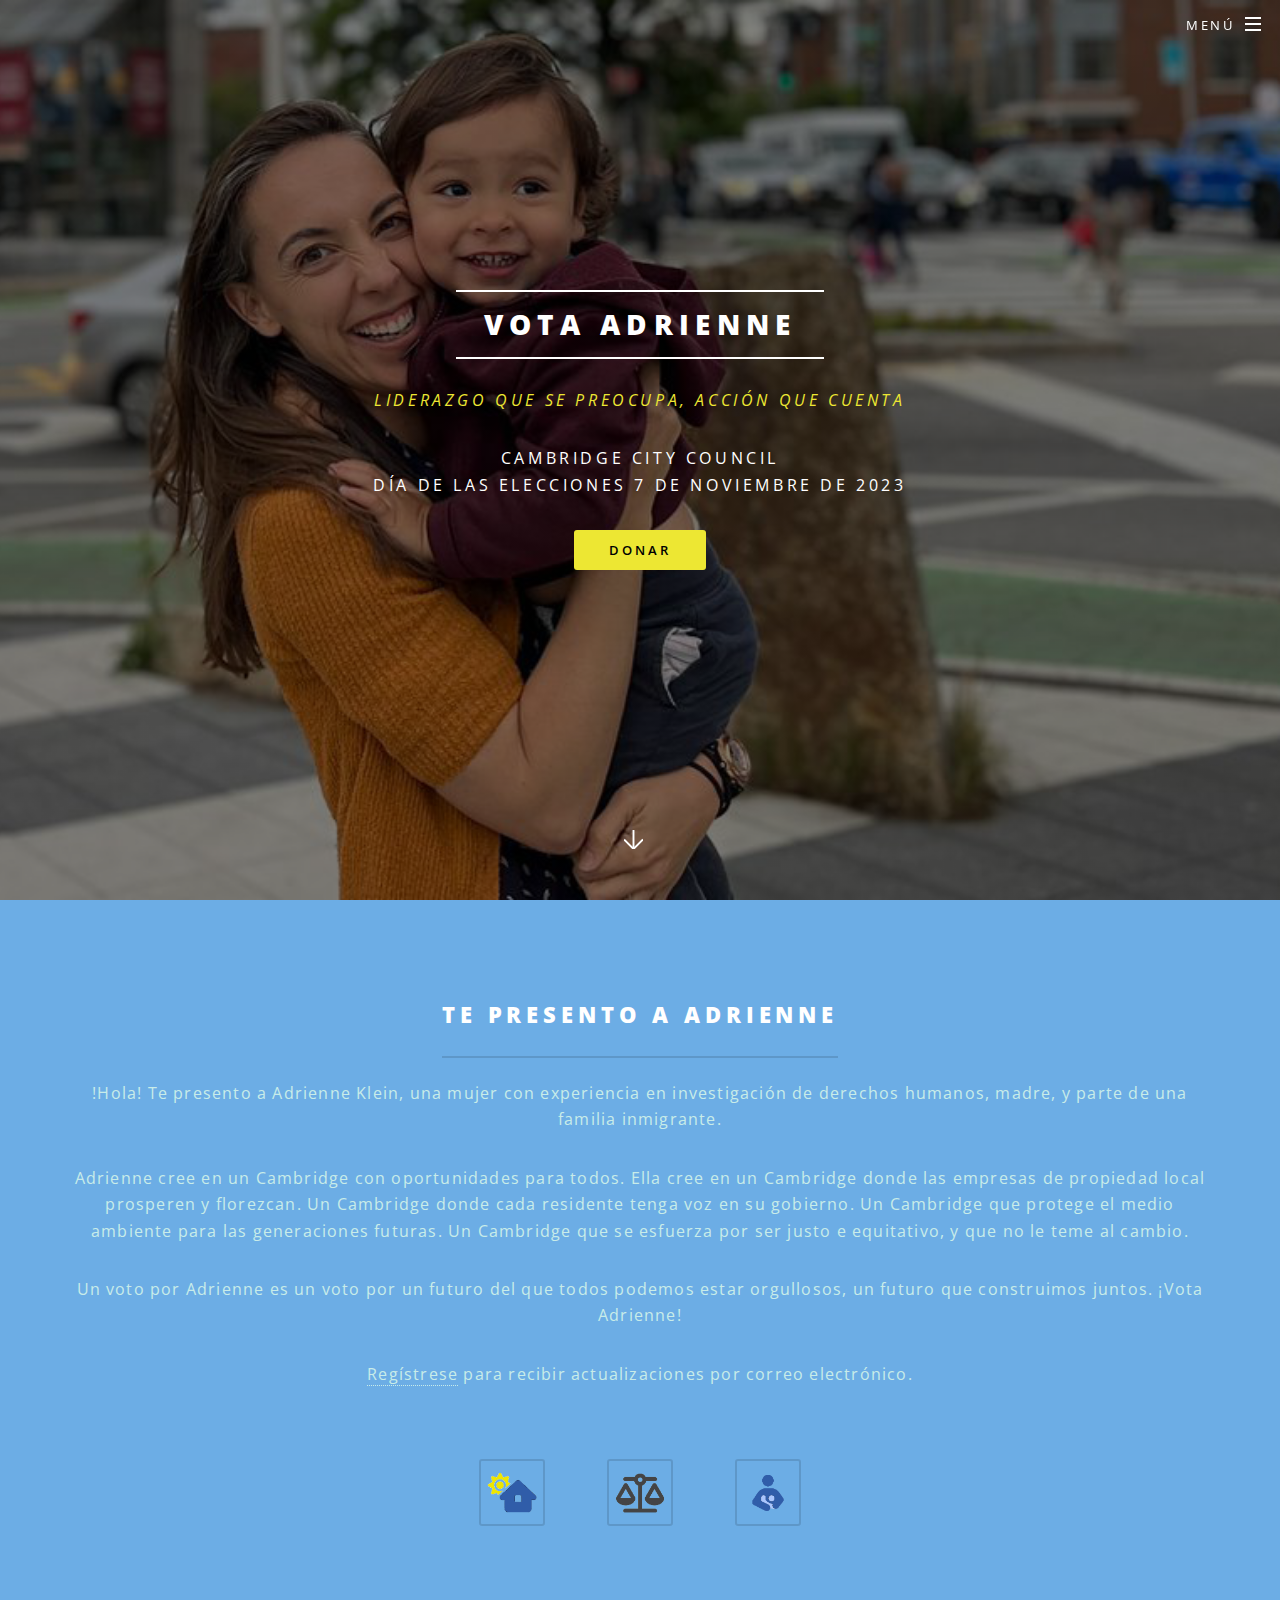
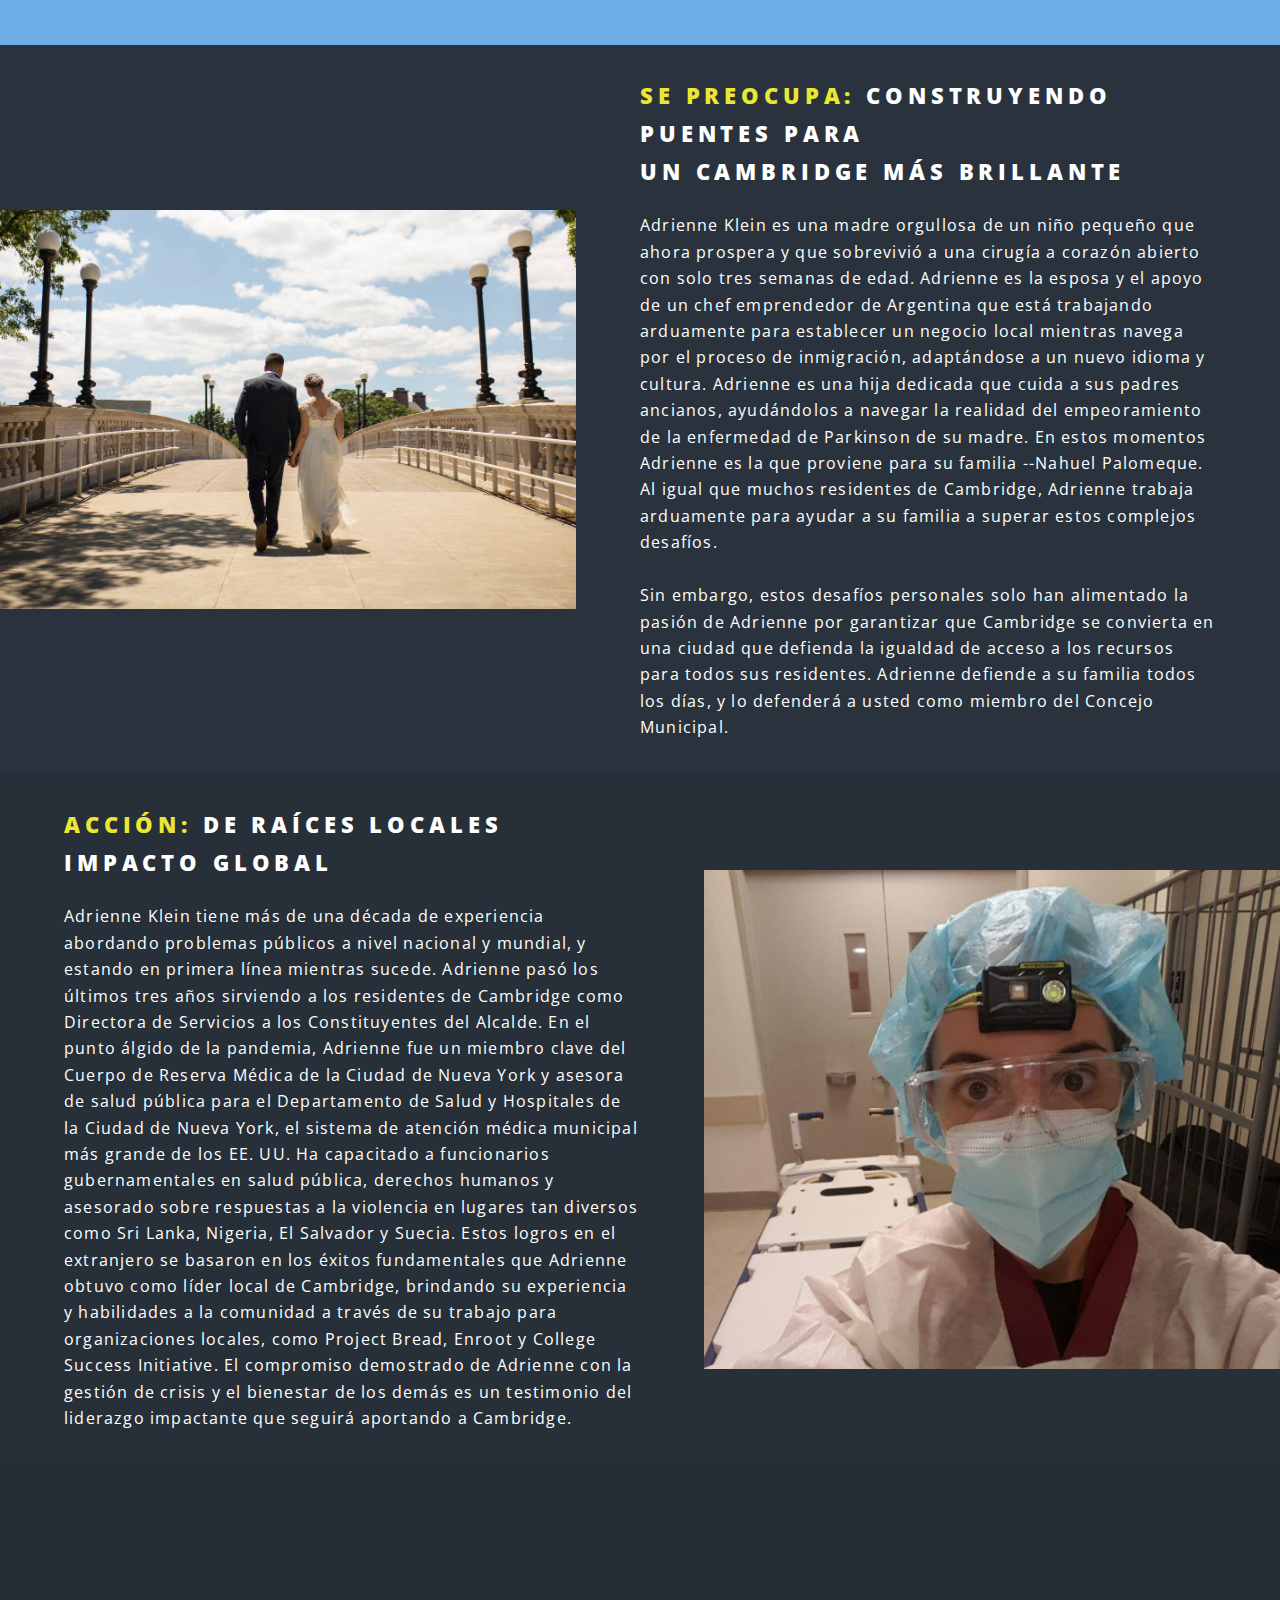
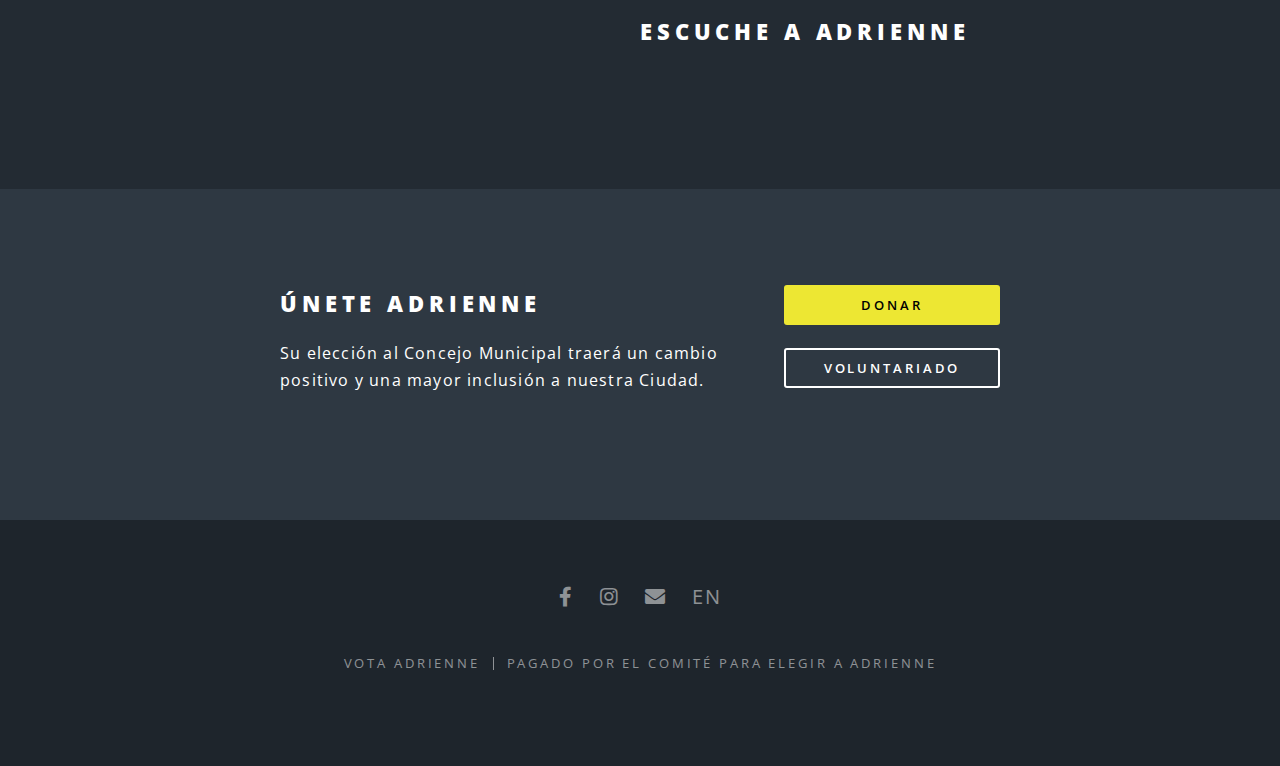
<file: es.html>
<!DOCTYPE HTML>
<html>
	<head>
		<title>VOTA ADRIENNE</title>
		<link rel="icon" type="image/x-icon" href="favicon.ico">
		<link rel="stylesheet" href="assets/css/main.css" />
		<link rel="stylesheet" href="assets/css/all.css" />
		<meta charset="utf-8" />
		<meta name="viewport" content="width=device-width, initial-scale=1, user-scalable=no" />
		<meta property="og:image" content="images/preview.png">
		<noscript><link rel="stylesheet" href="assets/css/noscript.css" /></noscript>
	</head>
	<body class="landing is-preload">
		<!-- This is the modal to help constituents find their polling place: -->
		<!-- <div id="myModal" class="modal">
			<div class="modal-content">
				<span class="close">&times;</span>
				<h3>¡El día de las elecciones es este martes 7 de noviembre!</h3>
				<p>Encuentre su lugar de votación <a href="https://www.cambridgema.gov/Departments/electioncommission/mapsandpollinglocations" target="__blank">aquí.</a></p>
			</div>
		</div> -->

		<!-- Page Wrapper -->
			<div id="page-wrapper">
				<!-- Header -->
					<header id="header" class="alt">
						<h1 class="floatingDonateButton"><a href="https://secure.actblue.com/donate/voteforadrienne" target="_blank">Donar</a></h1>
						<nav id="nav">
							<ul>
								<li class="special">
									<a href="#menu" class="menuToggle"><span>Menú</span></a>
									<div id="menu">
										<ul>
											<li><a href="index.html">Vota Adrienne</a></li>
											<!-- <li><a href="about.html">About Adrienne</a></li> -->
											<li><a href="platform.html">Plataforma</a></li>
											<li><a href="endorsements.html">Avales</a></li>
											<!-- <li><a href="platform.html">Platform</a></li> -->
											<li><a href="https://docs.google.com/forms/d/e/1FAIpQLSdKbfML-Z7I8nemWK64SXwn5WulYwXmrGXuXTxW59FOSM2sLw/viewform?usp=sf_link">Voluntariado/Email</a></li>
											<!-- <li><a href="https://docs.google.com/forms/d/e/1FAIpQLSf3LhZhpTt78vwaw6G3iHnCtAjKEAheuYQaxgf2xm0Qccim6g/viewform?usp=sf_link" target="_blank">Voluntariado</a></li> -->
											<li><a href="https://secure.actblue.com/donate/voteforadrienne" target="_blank">Donar</a></li>
											<!-- <li><a href="https://docs.google.com/forms/d/e/1FAIpQLSf1diGpOnmBFW4WonpovEeWkyIXqt34B9NeZyMQp_UbjY3SRQ/viewform?usp=sf_link">Recibir correo</a></li> -->
											<!-- <li><a href="#email-form">Contacto</a></li> -->
											<li><a href="index.html">English</a></li>
										</ul>
									</div>
								</li>
							</ul>
						</nav>
					</header>

				<!-- Banner -->
					<section id="banner">
						<div class="inner">
							<h2>VOTA ADRIENNE</h2>
							<p style="color: #ede733;font-style: oblique;">Liderazgo Que Se Preocupa, Acción Que Cuenta</p>
							<p>Cambridge City Council<br />
								Día de las elecciones 7 de noviembre de 2023</p>
							<ul class="actions special">
								<li><a class="button primary" href="https://secure.actblue.com/donate/voteforadrienne">Donar</a></li>
							</ul>
						</div>
						<a href="#one" class="more scrolly"></a>
					</section>

				<!-- One -->
					<section id="one" class="wrapper style1 special">
						<div class="inner">
							<header class="major">
								<h2>Te presento a Adrienne</h2>
								<p>
									!Hola! Te presento a Adrienne Klein, una mujer con experiencia en investigación de derechos humanos, madre, y parte de una
									familia inmigrante.
								</p>
								<p>
									Adrienne cree en un Cambridge con oportunidades para todos. Ella cree en un Cambridge donde las empresas de propiedad
									local prosperen y florezcan. Un Cambridge donde cada residente tenga voz en su gobierno. Un Cambridge que protege el
									medio ambiente para las generaciones futuras. Un Cambridge que se esfuerza por ser justo e equitativo, y que no le teme
									al cambio.
								</p>
								<p>
									Un voto por Adrienne es un voto por un futuro del que todos podemos estar orgullosos, un futuro que construimos juntos.
									¡Vota Adrienne!
								</p>
								<p>
									<a class="linkedArticle" target="_blank" href="https://docs.google.com/forms/d/e/1FAIpQLSf1diGpOnmBFW4WonpovEeWkyIXqt34B9NeZyMQp_UbjY3SRQ/viewform?usp=sf_link">Regístrese</a> para recibir actualizaciones por correo electrónico.
								</p>
							</header>
							<ul class="icons major">
								<!-- <li><span class="icon fa-gem major style1"><span class="label">Lorem</span></span></li>
								<li><span class="icon fa-heart major style2"><span class="label">Ipsum</span></span></li>
								<li><span class="icon solid fa-code major style3"><span class="label">Dolor</span></span></li> -->
								<!-- <li><span class="icon"><i class="fa-solid fa-scale-balanced"></i></span></li>
								<li><span class="icon"><i class="fa-solid fa-house"></i></span></li>
								<li><span class="icon"><i class="fa-solid fa-person-breastfeeding"></i></span></li> -->
								<!-- <li><span class="icon major style1"><span class="label"></span><i class="fa-solid fa-house" id="icon"></i></span></span></li>
								<li><span class="icon major style2"><span class="label"></span><i class="fa-solid fa-scale-balanced"></i></span></li> -->
								<li><img src="images/house_icon.png" class="icon solid major" alt="Un ícono de una casa con el sol brillando" id="icons" /></li>
								<li><img src="images/scales_icon.png" class="icon solid major" alt="Un icono de balanzas equilibradas" id="icons" /></li>
								<li><img src="images/family_icon.png" class="icon solid major" alt="Un icono de una madre y un niño." id="icons" /></li>
							</ul>
						</div>
					</section>
				<!-- Two -->
					<section id="two" class="wrapper alt style2">
						<!-- <section class="spotlight">
							<div class="image"><img src="images/lawyer.png" alt="Una imagen profesional de Adrienne frente al Ayuntamiento de Cambridge." /></div><div class="content">
								<h2>JUSTICIA PARA TODOS</h2>
								<p id="truncate" class="truncate">
									Adrienne Klein es una servidora pública dedicada que aboga por el acceso inclusivo a la infraestructura y los servicios,
									incluidos la vivienda, el transporte y el cuidado de niños. Adrienne imagina un Cambridge lleno de oportunidades, donde
									florezcan las empresas locales y todos los residentes estén representados por su gobierno y proveedores de servicios.
									Adrienne luchará incansablemente por un Cambridge que se esfuerce continuamente por un sistema legal justo y por
									proteger el medio ambiente para las generaciones futuras. Al votar por Adrienne, está votando por una candidata que se
									levantará para garantizar un Cambridge que eleve a todos.
								</p>
								<p class="read-more">Leer más</p>
							</div>
						</section> -->
						<section class="spotlight">
							<div class="image"><img src="images/wedding_cambridge_bridge.png" alt="Una imagen de Adrienne y su esposo el día de su boda en Cambridge" /></div><div class="content">
								<h2><span style="color: #ede733;">SE PREOCUPA: </span>CONSTRUYENDO PUENTES PARA<br />
								UN CAMBRIDGE MÁS BRILLANTE</h2>
								<p class="truncate-overflow">
									Adrienne Klein es una madre orgullosa de un niño pequeño que ahora prospera y que sobrevivió a una cirugía a corazón abierto
									con solo tres semanas de edad. Adrienne es la esposa y el apoyo de un chef emprendedor de Argentina que está trabajando
									arduamente para establecer un negocio local mientras navega por el proceso de inmigración, adaptándose a un nuevo idioma
									y cultura. Adrienne es una hija dedicada que cuida a sus padres ancianos, ayudándolos a navegar la realidad del
									empeoramiento de la enfermedad de Parkinson de su madre. En estos momentos Adrienne es la que proviene para su familia --Nahuel Palomeque. Al igual que muchos residentes de Cambridge, Adrienne trabaja
									arduamente para ayudar a su familia a superar estos complejos desafíos.
									<br>
									<br>
									Sin embargo, estos desafíos personales solo han alimentado la pasión de Adrienne por garantizar que Cambridge se
									convierta en una ciudad que defienda la igualdad de acceso a los recursos para todos sus residentes. Adrienne defiende a
									su familia todos los días, y lo defenderá a usted como miembro del Concejo Municipal.
								</p>
								<!-- <p class="read-more">Leer más</p> -->
							</div>
						</section>
						<section class="spotlight">
							<div class="image"><img src="images/COVID_Response.png" alt="Una foto de Adrienne con equipo de protección personal como voluntaria para ayudar durante el COVID" /></div>
							<div class="content">
								<h2> <span style="color: #ede733;">ACCIÓN: </span>De Raíces Locales<br />
									Impacto Global</h2>
								<p id="truncate" class="truncate-overflow">
									Adrienne Klein tiene más de una década de experiencia abordando problemas públicos a nivel nacional y mundial, y estando en
									primera línea mientras sucede. Adrienne pasó los últimos tres años sirviendo a los residentes de Cambridge como
									Directora de Servicios a los Constituyentes del Alcalde. En el punto álgido de la pandemia, Adrienne fue un miembro
									clave del Cuerpo de Reserva Médica de la Ciudad de Nueva York y asesora de salud pública para el Departamento de Salud y
									Hospitales de la Ciudad de Nueva York, el sistema de atención médica municipal más grande de los EE. UU. Ha capacitado a
									funcionarios gubernamentales en salud pública, derechos humanos y asesorado sobre respuestas a la violencia en lugares
									tan diversos como Sri Lanka, Nigeria, El Salvador y Suecia. Estos logros en el extranjero se basaron en los éxitos
									fundamentales que Adrienne obtuvo como líder local de Cambridge, brindando su experiencia y habilidades a la comunidad a
									través de su trabajo para organizaciones locales, como Project Bread, Enroot y College Success Initiative. El compromiso
									demostrado de Adrienne con la gestión de crisis y el bienestar de los demás es un testimonio del liderazgo impactante
									que seguirá aportando a Cambridge.
								</p>
								<!-- <p class="read-more">Leer más</p> -->
							</div>
						</section>
						<section class="spotlight">
							<div class="image">
								<div style="padding:56.25% 0 0 0;position:relative;"><iframe
										src="https://player.vimeo.com/video/861797872?h=926979cd9b"
										style="position:absolute;top:0;left:0;width:100%;height:100%;" frameborder="0"
										allow="autoplay; fullscreen; picture-in-picture" allowfullscreen></iframe></div>
								<script src="https://player.vimeo.com/api/player.js"></script>
							</div>
							<div class="content">
								<h2>Escuche a Adrienne</h2>
							</div>
						</section>
					</section>
					<!-- <section>
						<div class="box alt">
							<div class="row gtr-50 gtr-uniform">
								<div class="col-12">
									<span class="image fit">
										<div style="padding:56.25% 0 0 0;position:relative;"><iframe
												src="https://player.vimeo.com/video/861797872?h=926979cd9b"
												style="position:absolute;top:0;left:0;width:100%;height:100%;" frameborder="0"
												allow="autoplay; fullscreen; picture-in-picture" allowfullscreen></iframe></div>
										<script src="https://player.vimeo.com/api/player.js"></script>
									</span>
								</div>
							</div>
						</div>
					</section> -->
				<!-- Three -->
					<!-- <section id="three" class="wrapper style3 special">
						<div class="inner">
							<header class="major">
								<h2>Accumsan mus tortor nunc aliquet</h2>
								<p>Aliquam ut ex ut augue consectetur interdum. Donec amet imperdiet eleifend<br />
								fringilla tincidunt. Nullam dui leo Aenean mi ligula, rhoncus ullamcorper.</p>
							</header>
							<ul class="features">
								<li class="icon fa-paper-plane">
									<h3>Arcu accumsan</h3>
									<p>Augue consectetur sed interdum imperdiet et ipsum. Mauris lorem tincidunt nullam amet leo Aenean ligula consequat consequat.</p>
								</li>
								<li class="icon solid fa-laptop">
									<h3>Ac Augue Eget</h3>
									<p>Augue consectetur sed interdum imperdiet et ipsum. Mauris lorem tincidunt nullam amet leo Aenean ligula consequat consequat.</p>
								</li>
								<li class="icon solid fa-code">
									<h3>Mus Scelerisque</h3>
									<p>Augue consectetur sed interdum imperdiet et ipsum. Mauris lorem tincidunt nullam amet leo Aenean ligula consequat consequat.</p>
								</li>
								<li class="icon solid fa-headphones-alt">
									<h3>Mauris Imperdiet</h3>
									<p>Augue consectetur sed interdum imperdiet et ipsum. Mauris lorem tincidunt nullam amet leo Aenean ligula consequat consequat.</p>
								</li>
								<li class="icon fa-heart">
									<h3>Aenean Primis</h3>
									<p>Augue consectetur sed interdum imperdiet et ipsum. Mauris lorem tincidunt nullam amet leo Aenean ligula consequat consequat.</p>
								</li>
								<li class="icon fa-flag">
									<h3>Tortor Ut</h3>
									<p>Augue consectetur sed interdum imperdiet et ipsum. Mauris lorem tincidunt nullam amet leo Aenean ligula consequat consequat.</p>
								</li>
							</ul>
						</div>
					</section>
 -->
				<!-- CTA -->
					<section id="cta" class="wrapper style4">
						<div class="inner">
							<header>
								<h2>ÚNETE ADRIENNE</h2>
								<p>Su elección al Concejo Municipal traerá un cambio positivo y una mayor inclusión a nuestra Ciudad.</p>
								<br/>
								<div id="google_translate_element"></div>
								
								<script type="text/javascript">
									function googleTranslateElementInit() {
										new google.translate.TranslateElement({ pageLanguage: 'en' }, 'google_translate_element');
									}
								</script>
								
								<script type="text/javascript"
									src="//translate.google.com/translate_a/element.js?cb=googleTranslateElementInit"></script>
							</header>
							<ul class="actions stacked">
								<li><a href="https://secure.actblue.com/donate/voteforadrienne" target="_blank" class="button fit primary">Donar</a></li>
								<li><a href="https://docs.google.com/forms/d/e/1FAIpQLSf3LhZhpTt78vwaw6G3iHnCtAjKEAheuYQaxgf2xm0Qccim6g/viewform?usp=sf_link" target="_blank" class="button fit">Voluntariado</a></li>
							</ul>
						</div>
					</section>

				<!-- Footer -->
					<footer id="footer">
						<!-- <h1 class="extra-large" id="email-form">¡Conectémonos!</h1> -->
						<!-- <form action="https://formspree.io/f/xnqykjbv" method="POST">
							<div class="row contact">
								<div class="col-6 col-12-mobilep contact">
									<input type="text" name="name" placeholder="Nombre" />
								</div>
								<div class="col-6 col-12-mobilep contact">
									<input class="contact" type="email" name="email" placeholder="Correo Electrónico" />
								</div>
								<div class="col-12 contact">
									<textarea name="message" class="contact" name="message" placeholder="Mensaje" rows="6"></textarea>
								</div>
								<div class="col-12 contact">
									<ul class="actions special contact">
										<li><input type="submit" value="Enviar mensaje" class="primary contact" /></li>
										<li><input type="reset" value="Reiniciar" /></li>
									</ul>
								</div>
							</div>
						</form> -->
						<ul class="icons">
							<li><a href="https://www.facebook.com/voteadrienne" target="_blank" class="icon brands fa-facebook-f"><span class="label">Facebook</span></a></li>
							<li><a href="https://www.instagram.com/voteadrienne/" target="_blank" class="icon brands fa-instagram"><span class="label">Instagram</span></a></li>
							<li><a href="https://docs.google.com/forms/d/e/1FAIpQLSdKbfML-Z7I8nemWK64SXwn5WulYwXmrGXuXTxW59FOSM2sLw/viewform?usp=sf_link" class="icon solid fa-envelope"><span class="label">Email</span></a></li>
							<li><a href="index.html" class="icon brands">EN<span class="label"></span></a></li>
						</ul>
						<ul class="copyright">
							<li>VOTA ADRIENNE</li><li>PAGADO POR EL COMITÉ PARA ELEGIR A ADRIENNE</li>
						</ul>
					</footer>

			</div>

		<!-- Scripts -->
			<script src="assets/js/modal.js"></script>
			<script src="assets/js/jquery.min.js"></script>
			<script src="assets/js/jquery.scrollex.min.js"></script>
			<script src="assets/js/jquery.scrolly.min.js"></script>
			<script src="assets/js/browser.min.js"></script>
			<script src="assets/js/breakpoints.min.js"></script>
			<script src="assets/js/util.js"></script>
			<script src="assets/js/main.js"></script>
			<!-- <script src="assets/js/additionalFunctionality.js"></script> -->
	</body>
</html>
</file>
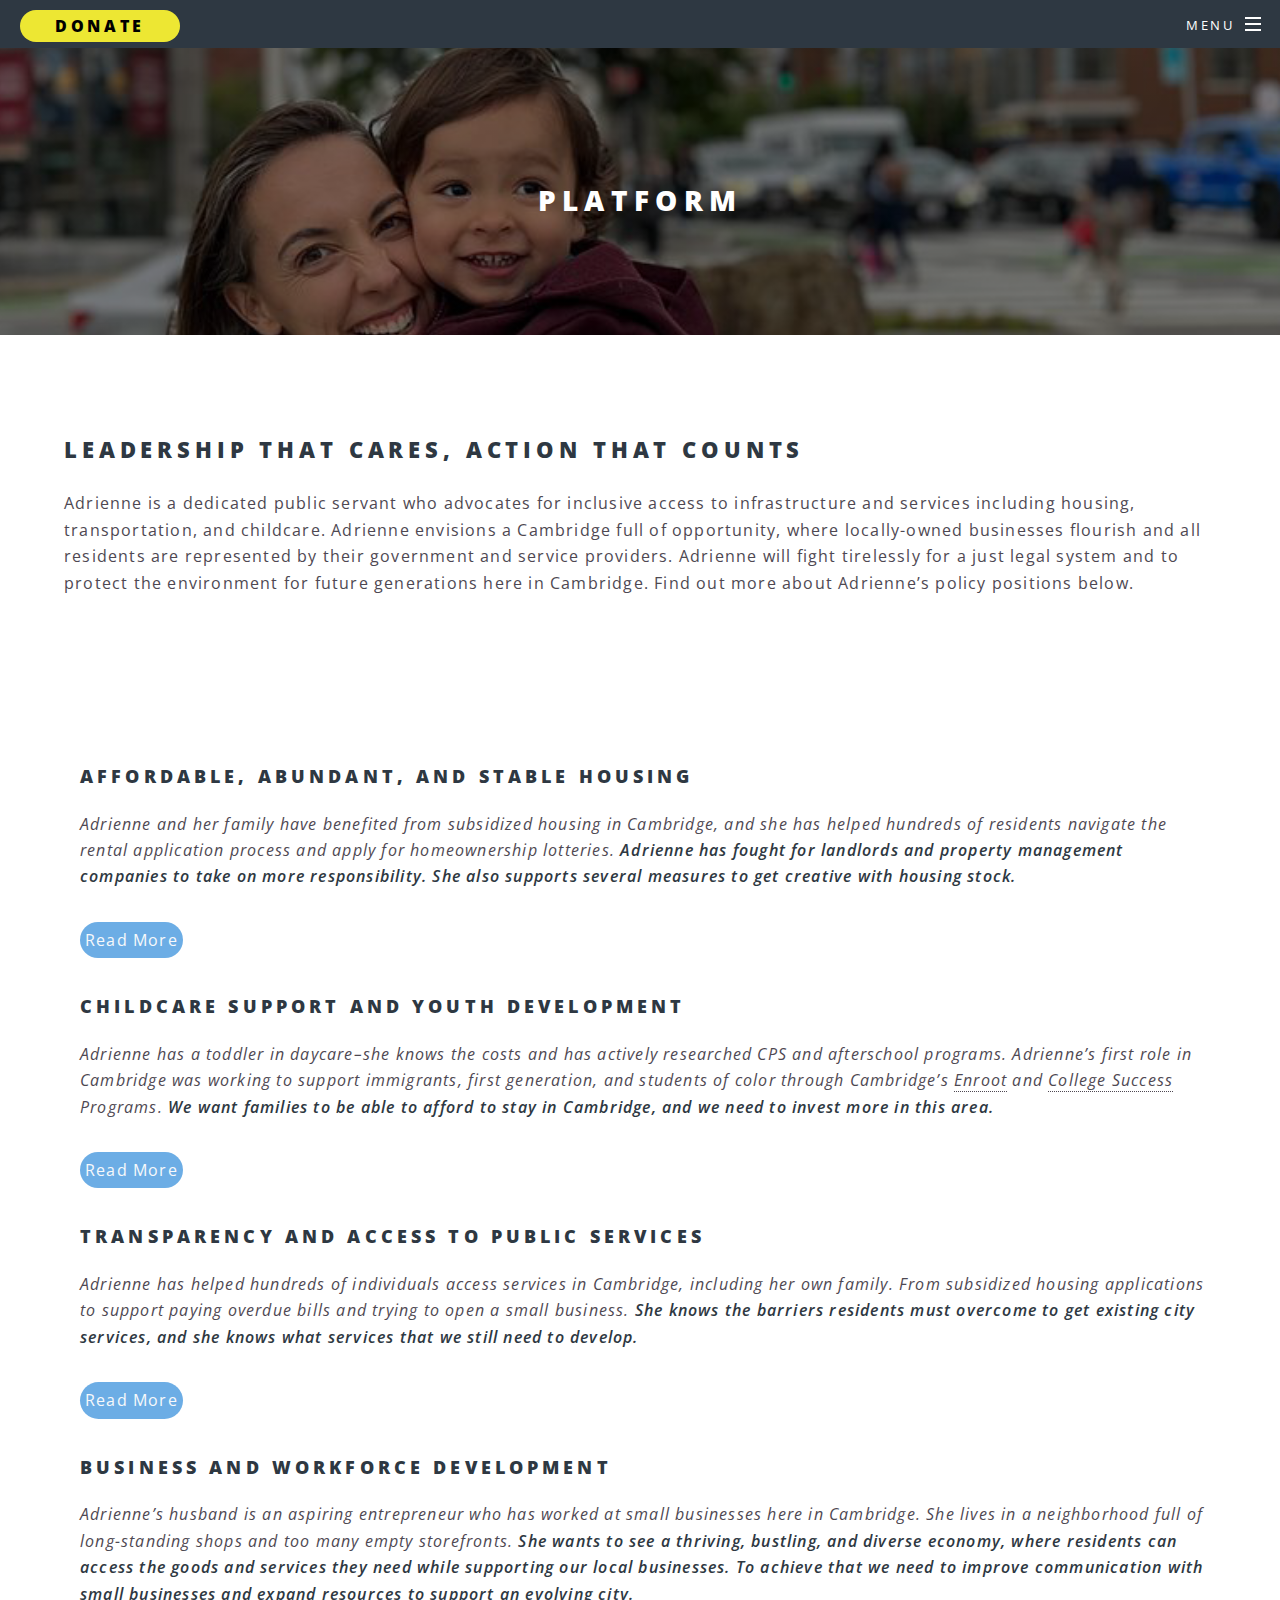
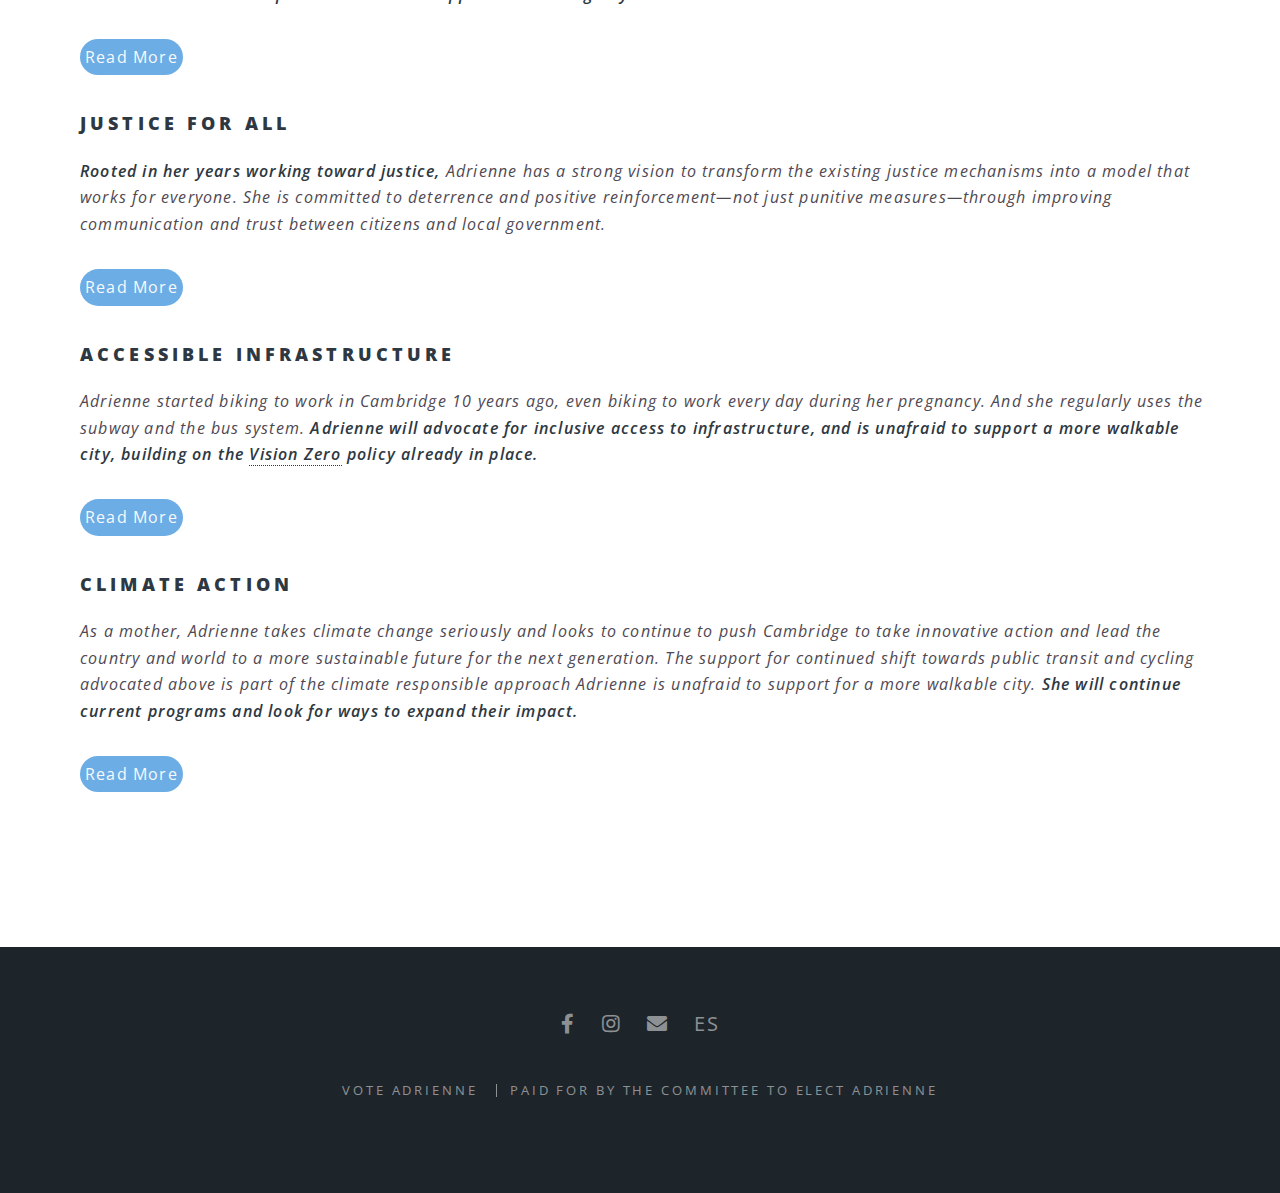
<file: platform.html>
<!DOCTYPE HTML>
<html>

<head>
	<title>Vote Adrienne</title>
	<link rel="icon" type="image/x-icon" href="favicon.ico">
	<link rel="stylesheet" href="assets/css/main.css" />
	<link rel="stylesheet" href="assets/css/all.css" />
	<meta charset="utf-8" />
	<meta name="viewport" content="width=device-width, initial-scale=1, user-scalable=no" />
	<noscript>
		<link rel="stylesheet" href="assets/css/noscript.css" />
	</noscript>
</head>

<body class="is-preload">

	<!-- Page Wrapper -->
	<div id="page-wrapper">

		<!-- Header -->
		<header id="header">
			<h1 class="floatingDonateButton"><a href="https://secure.actblue.com/donate/voteforadrienne"
					target="_blank">Donate</a></h1>
			<nav id="nav">
				<ul>
					<li class="special">
						<a href="#menu" class="menuToggle"><span>Menu</span></a>
						<div id="menu">
							<ul>
								<li><a href="index.html">Home</a></li>
								<!-- <li><a href="about.html">About Adrienne</a></li> -->
								<li><a href="platform.html">Platform</a></li>
								<li><a href="endorsements.html">Endorsements</a></li>
								<li><a
										href="https://docs.google.com/forms/d/e/1FAIpQLSdKbfML-Z7I8nemWK64SXwn5WulYwXmrGXuXTxW59FOSM2sLw/viewform?usp=sf_link">Volunteer/Connect</a>
								</li>
								<!-- <li><a href="https://docs.google.com/forms/d/e/1FAIpQLSf3LhZhpTt78vwaw6G3iHnCtAjKEAheuYQaxgf2xm0Qccim6g/viewform?usp=sf_link" target="_blank">Volunteer</a></li>-->
								<li><a href="https://secure.actblue.com/donate/voteforadrienne"
										target="_blank">Donate</a></li>
								<!-- <li><a href="https://docs.google.com/forms/d/e/1FAIpQLSf1diGpOnmBFW4WonpovEeWkyIXqt34B9NeZyMQp_UbjY3SRQ/viewform?usp=sf_link">Mailing List</a></li>-->
								<!-- <li><a href="index.html#email-form">Contact</a></li>-->
								<li><a href="es.html">Español</a></li>
							</ul>
						</div>
					</li>
				</ul>
			</nav>
		</header>
		<!-- Main -->
		<article id="main">
			<header>
				<h2>Platform</h2>
			</header>
			<section class="wrapper style5">
				<div class="inner">
					<h2>Leadership that Cares, Action that Counts</h2>
					<p>
						Adrienne is a dedicated public servant who advocates for inclusive access to infrastructure and
						services including
						housing, transportation, and childcare. Adrienne envisions a Cambridge full of opportunity,
						where locally-owned
						businesses flourish and all residents are represented by their government and service providers.
						Adrienne will fight
						tirelessly for a just legal system and to protect the environment for future generations here in
						Cambridge.
						Find out more about Adrienne’s policy positions below.
					</p>
					<br>
					<br>
					<br>
					<br>
					<br>
					<ul>
						<h3>Affordable, Abundant, and Stable Housing</h3>
						<p>
							<i>Adrienne and her family have benefited from subsidized housing in Cambridge, and she has
								helped hundreds of residents
								navigate the rental application process and apply for homeownership lotteries.
								<b>Adrienne has fought for landlords and
									property management companies to take on more responsibility. She also supports
									several measures to get creative with
									housing stock.</b></i>
						</p>
						<ul class="hidden">
							<li>
								<b>Revamp Cambridge’s <a
										href="https://www.cambridgema.gov/CDD/housing/inclusionaryhousing"
										target="_blank">inclusionary housing programs</a></b> by expanding middle income
								homeownership and creating dedicated support
								and staff for inclusionary housing participants.
							</li>
							<li>
								Adrienne played a major role in holding Harvard and WinnResidential accountable to
								residents living in buildings these
								entities were responsible for. She will continue to find ways to <b>hold developers,
									property managers, and owners
									accountable</b> and incentivize responsible management to keep Cambridge residents
								housed and supported.
							</li>
							<li>
								The <a href="https://www.cambridgema.gov/CDD/zoninganddevelopment/Zoning/Ordinance"
									target="_blank">Zoning Ordinance</a> is an extremely complex compilation of
								regulations. The Affordable Housing Overlay specifically
								addresses some of the restrictions on housing development, but it needs adjustment.
								Adrienne will <b>advocate for zoning
									reform</b> and work with the Council to modify the Affordable Housing Overlay to
								significantly increase the development of
								additional housing units.
							</li>
							<li>
								<b>End tenant broker fees</b> to rent an apartment that can add thousands of dollars to
								the cost of finding a place to live in
								Cambridge.
							</li>
							<li>
								Adrienne supports <b>multi-unit home options</b> including the subdivision of larger
								homes and the creation of triple-deckers,
								duplexes, and other apartments in all parts of Cambridge, as well as exploring social
								housing options.
							</li>
							<li>
								Adrienne wants to <b>develop vacant properties</b>, city-owned and otherwise. The City
								must consider <b>purchasing properties</b> as
								an investment and then allowing development on that land while <b>retaining rights to
									the first floor</b>, allowing for
								innovative future programming that could support small businesses.
							</li>
						</ul>
						<p class="readMore" onclick="toggleVisibility(this)">Read More</p>
					</ul>
					<ul>
						<h3>Childcare Support and Youth Development</h3>
						<p>
							<i>Adrienne has a toddler in daycare–she knows the costs and has actively researched CPS and
								afterschool programs.
								Adrienne’s first role in Cambridge was working to support immigrants, first generation,
								and students of color through
								Cambridge’s <a href="https://www.enrooteducation.org/" target="_blank">Enroot</a> and <a
									href="https://www.cambridgema.gov/Departments/humanserviceprograms/collegesuccess"
									target="_blank">College Success</a> Programs. <b>We want families to be able to
									afford to stay in Cambridge, and we need
									to invest more in this area.</b></i>
						</p>
						<ul class="hidden">
							<li>
								<b>Extend universal pre-K to all 2- and 3-year-olds.</b> <a
									href="https://www.cambridgema.gov/DHSP/newsandevents/News/2023/05/universalpreschoolupdate.aspx"
									target="_blank">The current expansion</a> to 4-year-olds is welcome but doesn’t go
								far
								enough. This is a question of family economics and brain science. We want all
								Cambridge’s children to be exposed to
								developmentally-appropriate, consistent, and nurturing opportunities.
							</li>
							<li>
								Increase Cambridge's local <b>tuition assistance</b> and <a
									href="https://earlychildhoodcambridge.org/for-families/#:~:text=The%20Office%20of%20Early%20Childhood%20Scholarship%20Program,of%20our%20partner%20preschool%20programs."
									target="_blank">scholarship programs</a> to help eligible families find and pay for
								childcare and afterschool.
							</li>
							<li>
								<b>Strengthen the relationship between School Committee and City Council</b> to better
								coordinate and communicate with parents
								and the community, and to avoid surprises like the removal of <a
									href="https://www.boston.com/news/the-boston-globe/2023/07/18/cambridge-schools-are-divided-over-middle-school-algebra/"
									target="_blank">algebra</a> from the 8th grade curriculum and imminent
								elementary school <a
									href="https://drive.google.com/file/d/185nn938piJEa3BcIgBUVpRbiYuoGH4gM/view"
									target="_blank"></a>scheduling changes.
							</li>
							<li>
								<b>Expand early college programs.</b> Currently CRLS partners with two higher ed
								institutions and serves around 100 students.
								Early college programs like this are proven to help students of color, first generation
								college students, and immigrants
								graduate earlier and with less debt. Adrienne wants to see this program expand
								exponentially.
							</li>
						</ul>
						<p class="readMore" onclick="toggleVisibility(this)">Read More</p>
					</ul>
					<ul>
						<h3>Transparency and Access to Public Services</h3>
						<p>
							<i>
								Adrienne has helped hundreds of individuals access services in Cambridge, including her
								own family. From subsidized
								housing applications to support paying overdue bills and trying to open a small
								business. <b>She knows the barriers
									residents must overcome to get existing city services, and she knows what services
									that we still need to develop.</b>
							</i>
						</p>
						<ul class="hidden">
							<li>
								Encourage participation in local government through <b>public financing for municipal
									elections</b> and limiting money from
								developers and special interest groups.
							</li>
							<li>
								<b>Provide additional technical support</b> to diverse residents attempting to access
								services.
							</li>
							<ol>
								<li>
									Institute a municipal IT helpdesk so residents can more easily <b>access city
										services online.</b>
								</li>
								<li>
									Initiate technical assistance programs that <b>connect residents with vendors and
										information</b>, like the newly introduced
									<a href="https://abodeem.com/homeowners/community-programs/cambridge/"
										target="_blank">Electrify Cambridge.</a>
								</li>
								<li>
									Create a <a
										href="https://static1.squarespace.com/static/5fb554c6bcf4c950ed250c4f/t/62221899b883ee48be08fc42/1646401706607/Cambridge+Homelessness+Report+FINAL+January+2022.pdf"
										target="_blank">dedicated housing search position</a> at the <a
										href="https://www.cambridgema.gov/Services/HomelessandEvictionPreventionServices"
										target="_blank">Multi-Service Center</a> to work with the homeless population.
								</li>
							</ol>
							<li>
								<b>Translate City materials (forms, guides, applications) into multiple languages.</b>
								The City currently has abundant
								resources, but they are rarely available in the <a
									href="https://www.cambridgema.gov/cdd/factsandmaps/demographicfaq">diverse languages
									our residents speak.</a> Adrienne would advocate starting
								with the Community Development Department’s resources which include housing and business
								opportunities, and then
								expanding rapidly to create fully accessible external facing materials.
							</li>
							<li>
								Adrienne is committed to <b>intentional, ongoing engagement with non-native English
									speakers, youth, and seniors</b> to ensure
								they have full access to the resources and services of the city.
							</li>
						</ul>
						<p class="readMore" onclick="toggleVisibility(this)">Read More</p>
					</ul>
					<ul>
						<h3>Business and Workforce Development</h3>
						<p>
							<i>
								Adrienne’s husband is an aspiring entrepreneur who has worked at small businesses here
								in Cambridge. She lives in a
								neighborhood full of long-standing shops and too many empty storefronts. <b>She wants to
									see a thriving, bustling, and
									diverse economy, where residents can access the goods and services they need while
									supporting our local businesses. To
									achieve that we need to improve communication with small businesses and expand
									resources to support an evolving city.</b>
							</i>
						</p>
						<ul class="hidden">
							<li>
								Assist business owners struggling to keep up with the rising costs of operating in
								Cambridge by creating <b>inclusive
									zoning for businesses</b> and exploring City administered grants and 0% interest
								loans.
							</li>
							<li>
								Make Cambridge an easier place to do business by <a
									href="https://www.cambridgema.gov/CDD/zoninganddevelopment/Zoning/Maps"
									target="_blank">updating zoning tables</a> to <b>support the creation of more
									businesses and
									affordable housing</b> and allow for a wider variety of businesses to operate in
								Cambridge.
							</li>
							<li>
								<b>Promote equity in City contracts</b> by advocating for a percentage of City contracts
								to be set aside for diverse
								businesses, building on the <a href="https://cambridgemadisparitystudy.com/"
									target="_blank">spending disparity study</a> of awarded contracts.
							</li>
							<li>
								Adrienne <b>unequivocally supports union jobs</b> as well as expanding local training
								programs and partnerships. Cambridge is lucky
								to have robust training programs run by city departments and local nonprofit
								organizations that can be supplemented.
							</li>
						</ul>
						<p class="readMore" onclick="toggleVisibility(this)">Read More</p>
					</ul>
					<ul>
						<h3>Justice for All</h3>
						<p>
							<i>
								<b>Rooted in her years working toward justice,</b> Adrienne has a strong vision to
								transform the existing justice mechanisms
								into a model that works for everyone. She is committed to deterrence and positive
								reinforcement—not just punitive
								measures—through improving communication and trust between citizens and local
								government.
							</i>
						</p>
						<ul class="hidden">
							<li>
								<b>Facilitate Police-Community Reconciliation</b>. At the National Network for Safe
								Communities, Adrienne’s colleagues
								developed the <a
									href="https://nnscommunities.org/wp-content/uploads/2021/08/Reconciliation-Issue-Brief.pdf"
									target="_blank">Police-Community Reconciliation</a> method. This is one way to help
								address the recent police shooting of Arif
								Sayed Faisal, and it is also necessary to continue the hard work to improve trust in our
								law enforcement and justice
								institutions.
							</li>
							<li>
								Adrienne has had the opportunity to work with members of the Holistic Emergency
								Alternative Response Team (HEART), she
								respects their work and <a
									href="https://www.thecrimson.com/article/2023/3/9/councilors-police-alternative-proposal/"
									target="_blank">supports funding them</a> and introducing additional <b>alternative
									public safety models</b> like the
								City’s Community Safety Department.
							</li>
						</ul>
						<p class="readMore" onclick="toggleVisibility(this)">Read More</p>
					</ul>
					<ul>
						<h3>Accessible Infrastructure</h3>
						<p>
							<i>
								Adrienne started biking to work in Cambridge 10 years ago, even biking to work every day
								during her pregnancy. And she
								regularly uses the subway and the bus system. <b>Adrienne will advocate for inclusive
									access to infrastructure, and is
									unafraid to support a more walkable city, building on the <a
										href="https://www.cambridgema.gov/streetsandtransportation/policiesordinancesandplans/visionzero"
										target="_blank">Vision Zero</a> policy already in place.</b>
							</i>
						</p>
						<ul class="hidden">
							<li>
								Building near transit allows the City to create the needed units to house our growing
								population, while also providing
								the environmental benefit of reducing single-car trips. It is key to promote
								<b>transit-oriented development</b> in balance and
								consultation with the needs of any neighborhood around specific development projects.
							</li>
							<li>
								Adrienne has signed a <a href="https://www.cambridgebikesafety.org/election/"
									target="_blank">pledge</a> to support a connected and <b>protected bike network</b>.
								She wants ongoing development of bike
								infrastructure that works for all residents and is rolled out with proper communication
								and instituted with common
								sense, including <b>data-driven examination of the impact</b> on the lives of residents
								and businesses brought about by the
								changes in street use.
							</li>
							<li>
								Many of Cambridge's residents rely on public transit, and recent interruptions in
								service and high fares are making
								public transit increasingly inaccessible. Adrienne fully supports the City’s efforts to
								explore a <a
									href="https://www.cambridgema.gov/Departments/mayorsoffice/farefreeworkinggroup"
									target="_blank">fare-free bus pilot</a>,
								while supporting similar state-level efforts to promote transit justice and align with
								the City's environmental goals.
							</li>
						</ul>
						<p class="readMore" onclick="toggleVisibility(this)">Read More</p>
					</ul>
					<ul>
						<h3>Climate Action</h3>
						<p>
							<i>As a mother, Adrienne takes climate change seriously and looks to continue to push
								Cambridge to take innovative action
								and lead the country and world to a more sustainable future for the next generation. The
								support for continued shift
								towards public transit and cycling advocated above is part of the climate responsible
								approach Adrienne is unafraid to
								support for a more walkable city. <b>She will continue current programs and look for
									ways to expand their impact.</b></i>
						</p>
						<ul class="hidden">
							<li>
								Find ways to keep and <b>expand our tree canopy collaboratively</b>. The city can look
								to increase tree canopy on city-owned
								land (e.g., street trees, public parks, etc.) and continue to work with homeowners to
								plant more trees by providing
								positive incentives.
							</li>
							<li>
								The current <b>recycling and the compost program</b> (which completes its fifth
								anniversary this year) are a good start and we
								should look to expand them.
							</li>
							<li>
								Support participation in the <a
									href="https://www.cambridgema.gov/CDD/zoninganddevelopment/sustainabledevelopment/fossilfuelfreedemo"
									target="_blank">Fossil Fuel Free Demonstration Program</a>, <a
									href="https://www.cambridgema.gov/news/2023/07/electrifycambridgetosupportresidentswithclean,allelectrichomeupgrades"
									target="_blank">Electrify Cambridge</a>, and the recently passed <a
									href="https://www.cambridgema.gov/CDD/zoninganddevelopment/sustainabledevelopment/buildingenergydisclosureordinance"
									target="_blank">BEUDO
									modifications</a> to <b>align Cambridge building emissions regulations</b> with
								climate goals.
							</li>
						</ul>
						<p class="readMore" onclick="toggleVisibility(this)">Read More</p>
					</ul>
					<br />
					<ul>
						<div id="google_translate_element"></div>

						<script type="text/javascript">
							function googleTranslateElementInit() {
								new google.translate.TranslateElement({ pageLanguage: 'en' }, 'google_translate_element');
							}
						</script>

						<script type="text/javascript"
							src="//translate.google.com/translate_a/element.js?cb=googleTranslateElementInit"></script>
					</ul>
				</div>
			</section>
		</article>

		<!-- Footer -->
		<footer id="footer">
			<ul class="icons">
				<li><a href="https://www.facebook.com/voteadrienne" target="_blank"
						class="icon brands fa-facebook-f"><span class="label">Facebook</span></a></li>
				<li><a href="https://www.instagram.com/voteadrienne/" target="_blank"
						class="icon brands fa-instagram"><span class="label">Instagram</span></a></li>
				<li><a href="https://docs.google.com/forms/d/e/1FAIpQLSdKbfML-Z7I8nemWK64SXwn5WulYwXmrGXuXTxW59FOSM2sLw/viewform?usp=sf_link"
						class="icon solid fa-envelope"><span class="label">Email</span></a></li>
				<li><a href="es.html" class="icon brands">ES<span class="label"></span></a></li>
			</ul>
			<ul class="copyright">
				<li>Vote Adrienne</li>
				<li>Paid for by the Committee to Elect Adrienne</li>
			</ul>
		</footer>
	</div>

	<!-- Scripts -->
	<script src="assets/js/additionalFunctionality.js"></script>
	<script src="assets/js/jquery.min.js"></script>
	<script src="assets/js/jquery.scrollex.min.js"></script>
	<script src="assets/js/jquery.scrolly.min.js"></script>
	<script src="assets/js/browser.min.js"></script>
	<script src="assets/js/breakpoints.min.js"></script>
	<script src="assets/js/util.js"></script>
	<script src="assets/js/main.js"></script>

</body>

</html>
</file>
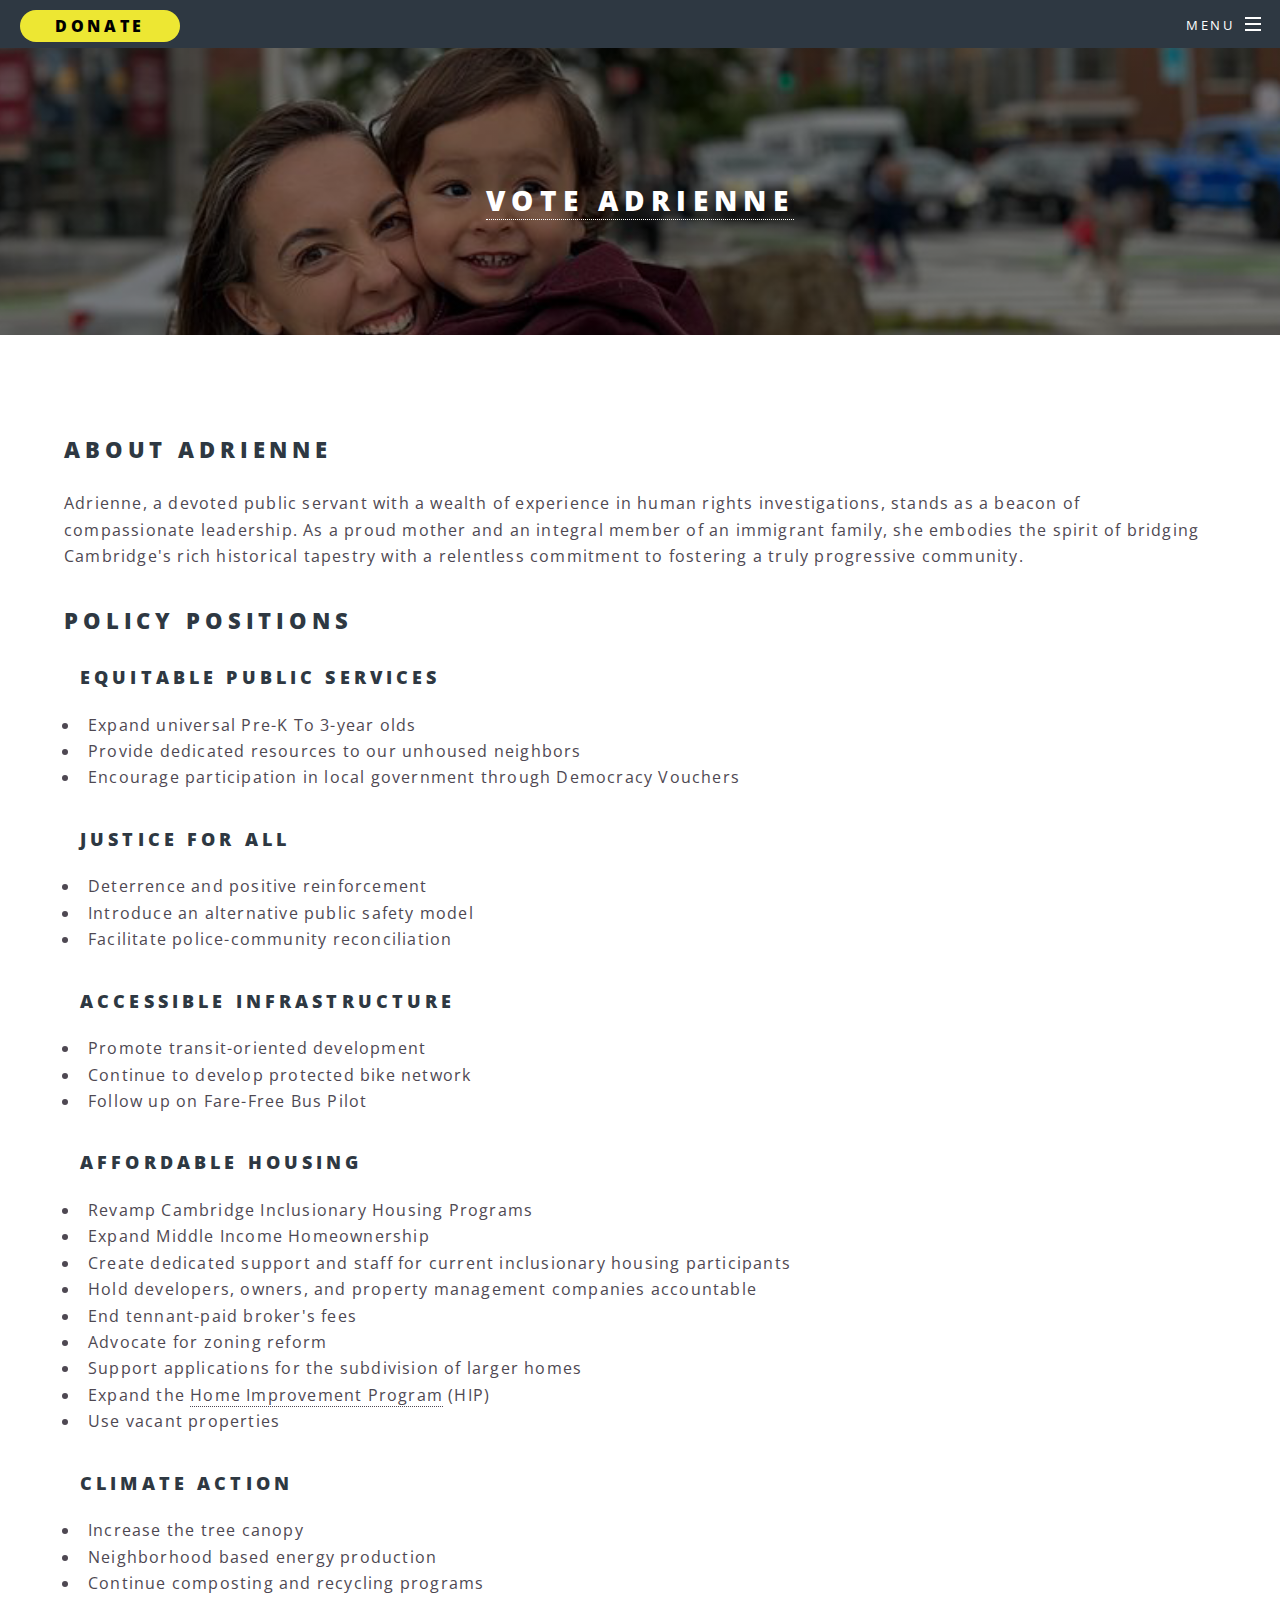
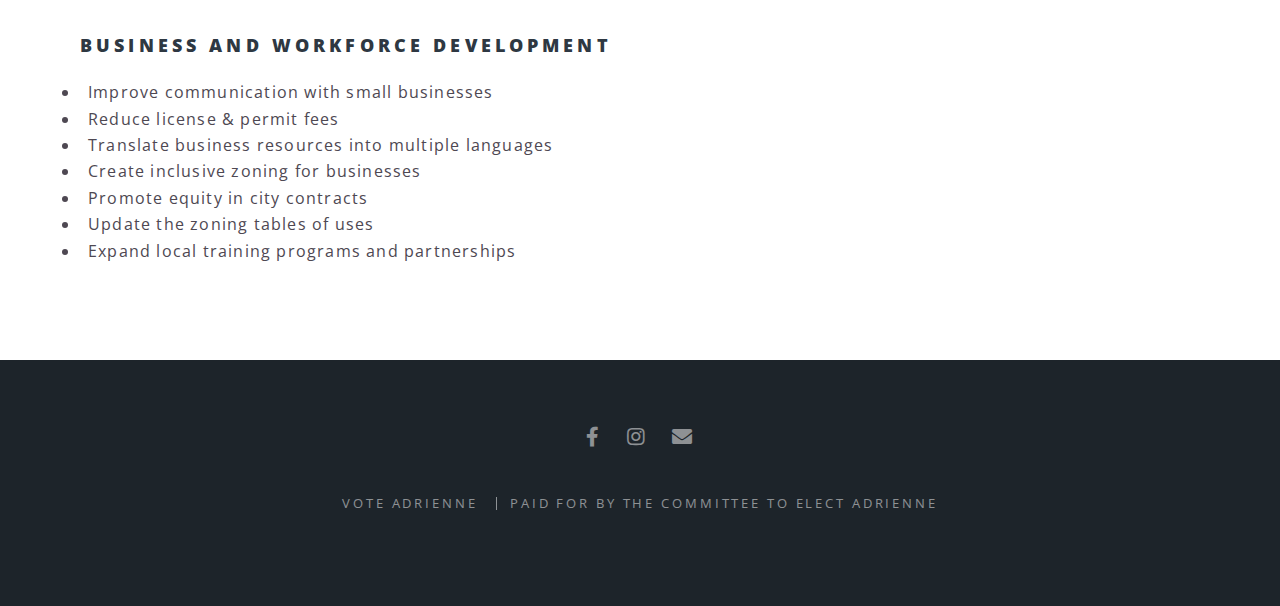
<file: platformes.html>
<!DOCTYPE HTML>
<html>

<head>
    <title>Vote Adrienne</title>
    <link rel="icon" type="image/x-icon" href="favicon.ico">
    <link rel="stylesheet" href="assets/css/main.css" />
    <link rel="stylesheet" href="assets/css/all.css" />
    <meta charset="utf-8" />
    <meta name="viewport" content="width=device-width, initial-scale=1, user-scalable=no" />
    <noscript>
        <link rel="stylesheet" href="assets/css/noscript.css" />
    </noscript>
</head>

<body class="is-preload">

    <!-- Page Wrapper -->
    <div id="page-wrapper">

        <!-- Header -->
        <header id="header">
            <h1 class="floatingDonateButton"><a href="https://secure.actblue.com/donate/voteforadrienne"
                    target="_blank">Donate</a></h1>
            <nav id="nav">
                <ul>
                    <li class="special">
                        <a href="#menu" class="menuToggle"><span>Menu</span></a>
                        <div id="menu">
                            <ul>
                                <li><a href="index.html">Home</a></li>
                                <!-- <li><a href="about.html">About Adrienne</a></li> -->
                                <li><a href="platform.html">Platform</a></li>
                                <li><a href="https://docs.google.com/forms/d/e/1FAIpQLSdn7OvZ6Ppq0x4_JFDSTRjT9TK_6gw8-2IAK-nZPK1jWlrgGg/viewform"
                                        target="_blank">Volunteer</a></li>
                                <li><a href="https://secure.actblue.com/donate/voteforadrienne"
                                        target="_blank">Donate</a></li>
                                <li><a href="index.html#email-form">Contact</a></li>
                                <li><a href="platform.html">English</a></li>
                            </ul>
                        </div>
                    </li>
                </ul>
            </nav>
        </header>
        <!-- Main -->
        <article id="main">
            <header>
                <h2><a href="index.html">Vote Adrienne</a></h2>
            </header>
            <section class="wrapper style5">
                <div class="inner">
                    <h2>About Adrienne</h2>
                    <p>Adrienne, a devoted public servant with a wealth of experience in human rights investigations,
                        stands as a beacon of
                        compassionate leadership. As a proud mother and an integral member of an immigrant family, she
                        embodies the spirit of
                        bridging Cambridge's rich historical tapestry with a relentless commitment to fostering a truly
                        progressive community.</p>
                    <h2>Policy positions</h2>
                    <ul>
                        <h3>Equitable Public Services</h3>
                        <li>Expand universal Pre-K To 3-year olds</li>
                        <li>Provide dedicated resources to our unhoused neighbors</li>
                        <li>Encourage participation in local government through Democracy Vouchers</li>
                    </ul>
                    <ul>
                        <h3>Justice for All</h3>
                        <li>Deterrence and positive reinforcement</li>
                        <li>Introduce an alternative public safety model</li>
                        <li>Facilitate police-community reconciliation</li>
                    </ul>
                    <ul>
                        <h3>Accessible Infrastructure</h3>
                        <li>Promote transit-oriented development</li>
                        <li>Continue to develop protected bike network</li>
                        <li>Follow up on Fare-Free Bus Pilot</li>
                    </ul>
                    <ul>
                        <h3>Affordable Housing</h3>
                        <li>Revamp Cambridge Inclusionary Housing Programs</li>
                        <li>Expand Middle Income Homeownership</li>
                        <li>Create dedicated support and staff for current inclusionary housing participants</li>
                        <li>Hold developers, owners, and property management companies accountable</li>
                        <li>End tennant-paid broker's fees</li>
                        <li>Advocate for zoning reform</li>
                        <li>Support applications for the subdivision of larger homes</li>
                        <li>Expand the <a
                                href="https://www.cambridgema.gov/cdd/housing/forhomeowners/hip#:~:text=To%20Apply%20for%20a%20HIP,call%20617%2D349%2D4622."
                                target="_blank">Home Improvement Program</a> (HIP)</li>
                        <li>Use vacant properties</li>
                    </ul>
                    <ul>
                        <h3>Climate Action</h3>
                        <li>Increase the tree canopy</li>
                        <li>Neighborhood based energy production</li>
                        <li>Continue composting and recycling programs</li>
                    </ul>
                    <ul>
                        <h3>Business and Workforce Development</h3>
                        <li>Improve communication with small businesses</li>
                        <li>Reduce license & permit fees</li>
                        <li>Translate business resources into multiple languages</li>
                        <li>Create inclusive zoning for businesses</li>
                        <li>Promote equity in city contracts</li>
                        <li>Update the zoning tables of uses</li>
                        <li>Expand local training programs and partnerships</li>
                    </ul>
                </div>
            </section>
        </article>

        <!-- Footer -->
        <footer id="footer">
            <ul class="icons">
                <li><a href="https://www.facebook.com/100093214454304" target="_blank"
                        class="icon brands fa-facebook-f"><span class="label">Facebook</span></a></li>
                <li><a href="https://www.instagram.com/voteadrienne/" target="_blank"
                        class="icon brands fa-instagram"><span class="label">Instagram</span></a></li>
                <li><a href="index.html#email-form" class="icon solid fa-envelope"><span class="label">Email</span></a>
                </li>
            </ul>
            <ul class="copyright">
                <li>Vote Adrienne</li>
                <li>Paid for by the Committee to Elect Adrienne</li>
            </ul>
        </footer>

    </div>

    <!-- Scripts -->
    <script src="assets/js/jquery.min.js"></script>
    <script src="assets/js/jquery.scrollex.min.js"></script>
    <script src="assets/js/jquery.scrolly.min.js"></script>
    <script src="assets/js/browser.min.js"></script>
    <script src="assets/js/breakpoints.min.js"></script>
    <script src="assets/js/util.js"></script>
    <script src="assets/js/main.js"></script>

</body>

</html>
</file>
<file: assets/css/noscript.css>
/*
	Spectral by HTML5 UP
	html5up.net | @ajlkn
	Free for personal and commercial use under the CCA 3.0 license (html5up.net/license)
*/

/* Banner */

	body.is-preload #banner h2 {
		-moz-transform: none;
		-webkit-transform: none;
		-ms-transform: none;
		transform: none;
		opacity: 1;
	}

		body.is-preload #banner h2:before, body.is-preload #banner h2:after {
			width: 100%;
		}

	body.is-preload #banner .more {
		-moz-transform: none;
		-webkit-transform: none;
		-ms-transform: none;
		transform: none;
		opacity: 1;
	}

	body.is-preload #banner:after {
		opacity: 0;
	}
</file>
<file: assets/css/main.css>
@import url(fontawesome-all.min.css);
@import url("https://fonts.googleapis.com/css?family=Open+Sans:400,400italic,600,600italic,800,800italic");

/*
	Spectral by HTML5 UP
	html5up.net | @ajlkn
	Free for personal and commercial use under the CCA 3.0 license (html5up.net/license)
*/

html, form, body, div, span, applet, object,
iframe, h1, h2, h3, h4, h5, h6, p, blockquote,
pre, a, abbr, acronym, address, big, cite,
code, del, dfn, em, img, ins, kbd, q, s, samp,
small, strike, strong, sub, sup, tt, var, b,
u, i, center, dl, dt, dd, ol, ul, li, fieldset,
form, label, legend, table, caption, tbody,
tfoot, thead, tr, th, td, article, aside,
canvas, details, embed, figure, figcaption,
footer, header, hgroup, menu, nav, output, ruby,
section, summary, time, mark, audio, video {
	margin: 0;
	padding: 0;
	border: 0;
	font-size: 100%;
	font: inherit;
	vertical-align: baseline;}

article, aside, details, figcaption, figure,
footer, header, hgroup, menu, nav, section {
	display: block;}

body {
	line-height: 1;
}

ol, ul {
	list-style: none;
}

blockquote, q {
	quotes: none;
}

	blockquote:before, blockquote:after, q:before, q:after {
		content: '';
		content: none;
	}

table {
	border-collapse: collapse;
	border-spacing: 0;
}

body {
	-webkit-text-size-adjust: none;
}

mark {
	background-color: transparent;
	color: inherit;
}

input::-moz-focus-inner {
	border: 0;
	padding: 0;
}

input, select, textarea {
	-moz-appearance: none;
	-webkit-appearance: none;
	-ms-appearance: none;
	appearance: none;
}

/* Basic */

	@-ms-viewport {
		width: device-width;
	}

	html {
		box-sizing: border-box;
	}

	*, *:before, *:after {
		box-sizing: inherit;
	}

	body {
		background: #2e3842;
	}

		body.is-preload *, body.is-preload *:before, body.is-preload *:after {
			-moz-animation: none !important;
			-webkit-animation: none !important;
			-ms-animation: none !important;
			animation: none !important;
			-moz-transition: none !important;
			-webkit-transition: none !important;
			-ms-transition: none !important;
			transition: none !important;
		}

	body, input, select, textarea {
		color: #fff;
		font-family: "Open Sans", Helvetica, sans-serif;
		font-size: 15pt;
		font-weight: 400;
		letter-spacing: 0.075em;
		line-height: 1.65em;
	}

		@media screen and (max-width: 1680px) {

			body, input, select, textarea {
				font-size: 13pt;
			}

		}

		@media screen and (max-width: 1280px) {

			body, input, select, textarea {
				font-size: 12pt;
			}

		}

		@media screen and (max-width: 736px) {

			body, input, select, textarea {
				font-size: 11pt;
				letter-spacing: 0.0375em;
			}

		}

	a {
		-moz-transition: color 0.2s ease, border-bottom-color 0.2s ease;
		-webkit-transition: color 0.2s ease, border-bottom-color 0.2s ease;
		-ms-transition: color 0.2s ease, border-bottom-color 0.2s ease;
		transition: color 0.2s ease, border-bottom-color 0.2s ease;
		border-bottom: dotted 1px;
		color: inherit;
		text-decoration: none;
	}

		a:hover {
			border-bottom-color: transparent;
		}

	strong, b {
		color: #fff;
		font-weight: 600;
	}

	em, i {
		font-style: italic;
	}

	p {
		margin: 0 0 2em 0;
	}

	h1, h2, h3, h4, h5, h6 {
		color: #fff;
		font-weight: 800;
		letter-spacing: 0.225em;
		line-height: 1em;
		margin: 0 0 1em 0;
		text-transform: uppercase;
	}

		h1 a, h2 a, h3 a, h4 a, h5 a, h6 a {
			color: inherit;
			text-decoration: none;
		}

	h2 {
		font-size: 1.35em;
		line-height: 1.75em;
	}



		@media screen and (max-width: 736px) {

			h2 {
				font-size: 1.1em;
				line-height: 1.65em;
			}

		}

	h3 {
		font-size: 1.15em;
		line-height: 1.75em;
	}

		@media screen and (max-width: 736px) {

			h3 {
				font-size: 1em;
				line-height: 1.65em;
			}

		}

	h4 {
		font-size: 1em;
		line-height: 1.5em;
	}

	h5 {
		font-size: 0.8em;
		line-height: 1.5em;
	}

	h6 {
		font-size: 0.7em;
		line-height: 1.5em;
	}

	sub {
		font-size: 0.8em;
		position: relative;
		top: 0.5em;
	}

	sup {
		font-size: 0.8em;
		position: relative;
		top: -0.5em;
	}

	hr {
		border: 0;
		border-bottom: solid 2px #fff;
		margin: 3em 0;
	}

		hr.major {
			margin: 4.5em 0;
		}

	blockquote {
		border-left: solid 4px #fff;
		font-style: italic;
		margin: 0 0 2em 0;
		padding: 0.5em 0 0.5em 2em;
	}

	code {
		background: rgba(144, 144, 144, 0.25);
		border-radius: 3px;
		font-family: "Courier New", monospace;
		font-size: 0.9em;
		letter-spacing: 0;
		margin: 0 0.25em;
		padding: 0.25em 0.65em;
	}

	pre {
		-webkit-overflow-scrolling: touch;
		font-family: "Courier New", monospace;
		font-size: 0.9em;
		margin: 0 0 2em 0;
	}

		pre code {
			display: block;
			line-height: 1.75em;
			padding: 1em 1.5em;
			overflow-x: auto;
		}

	.align-left {
		text-align: left;
	}

	.align-center {
		text-align: center;
	}

	.align-right {
		text-align: right;
	}

/* Row */

	.row {
		display: flex;
		flex-wrap: wrap;
		box-sizing: border-box;
		align-items: stretch;
	}

		.row > * {
			box-sizing: border-box;
		}

		.row.gtr-uniform > * > :last-child {
			margin-bottom: 0;
		}

		.row.aln-left {
			justify-content: flex-start;
		}

		.row.aln-center {
			justify-content: center;
		}

		.row.aln-right {
			justify-content: flex-end;
		}

		.row.aln-top {
			align-items: flex-start;
		}

		.row.aln-middle {
			align-items: center;
		}

		.row.aln-bottom {
			align-items: flex-end;
		}

		.row > .imp {
			order: -1;
		}

		.row > .col-1 {
			width: 8.33333%;
		}

		.row > .off-1 {
			margin-left: 8.33333%;
		}

		.row > .col-2 {
			width: 16.66667%;
		}

		.row > .off-2 {
			margin-left: 16.66667%;
		}

		.row > .col-3 {
			width: 25%;
		}

		.row > .off-3 {
			margin-left: 25%;
		}

		.row > .col-4 {
			width: 33.33333%;
		}

		.row > .off-4 {
			margin-left: 33.33333%;
		}

		.row > .col-5 {
			width: 41.66667%;
		}

		.row > .off-5 {
			margin-left: 41.66667%;
		}

		.row > .col-6 {
			width: 50%;
		}

		.row > .off-6 {
			margin-left: 50%;
		}

		.row > .col-7 {
			width: 58.33333%;
		}

		.row > .off-7 {
			margin-left: 58.33333%;
		}

		.row > .col-8 {
			width: 66.66667%;
		}

		.row > .off-8 {
			margin-left: 66.66667%;
		}

		.row > .col-9 {
			width: 75%;
		}

		.row > .off-9 {
			margin-left: 75%;
		}

		.row > .col-10 {
			width: 83.33333%;
		}

		.row > .off-10 {
			margin-left: 83.33333%;
		}

		.row > .col-11 {
			width: 91.66667%;
		}

		.row > .off-11 {
			margin-left: 91.66667%;
		}

		.row > .col-12 {
			width: 100%;
		}

		.row > .off-12 {
			margin-left: 100%;
		}

		.row.gtr-0 {
			margin-top: 0;
			margin-left: 0em;
		}

			.row.gtr-0 > * {
				padding: 0 0 0 0em;
			}

			.row.gtr-0.gtr-uniform {
				margin-top: 0em;
			}

				.row.gtr-0.gtr-uniform > * {
					padding-top: 0em;
				}

		.row.gtr-25 {
			margin-top: 0;
			margin-left: -0.375em;
		}

			.row.gtr-25 > * {
				padding: 0 0 0 0.375em;
			}

			.row.gtr-25.gtr-uniform {
				margin-top: -0.375em;
			}

				.row.gtr-25.gtr-uniform > * {
					padding-top: 0.375em;
				}

		.row.gtr-50 {
			margin-top: 0;
			margin-left: -0.75em;
		}

			.row.gtr-50 > * {
				padding: 0 0 0 0.75em;
			}

			.row.gtr-50.gtr-uniform {
				margin-top: -0.75em;
			}

				.row.gtr-50.gtr-uniform > * {
					padding-top: 0.75em;
				}

		.row {
			margin-top: 0;
			margin-left: -1.5em;
		}

			.row > * {
				padding: 0 0 0 1.5em;
			}

			.row.gtr-uniform {
				margin-top: -1.5em;
			}

				.row.gtr-uniform > * {
					padding-top: 1.5em;
				}

		.row.gtr-150 {
			margin-top: 0;
			margin-left: -2.25em;
		}

			.row.gtr-150 > * {
				padding: 0 0 0 2.25em;
			}

			.row.gtr-150.gtr-uniform {
				margin-top: -2.25em;
			}

				.row.gtr-150.gtr-uniform > * {
					padding-top: 2.25em;
				}

		.row.gtr-200 {
			margin-top: 0;
			margin-left: -3em;
		}

			.row.gtr-200 > * {
				padding: 0 0 0 3em;
			}

			.row.gtr-200.gtr-uniform {
				margin-top: -3em;
			}

				.row.gtr-200.gtr-uniform > * {
					padding-top: 3em;
				}

		@media screen and (max-width: 1680px) {

			.row {
				display: flex;
				flex-wrap: wrap;
				box-sizing: border-box;
				align-items: stretch;
			}

				.row > * {
					box-sizing: border-box;
				}

				.row.gtr-uniform > * > :last-child {
					margin-bottom: 0;
				}

				.row.aln-left {
					justify-content: flex-start;
				}

				.row.aln-center {
					justify-content: center;
				}

				.row.aln-right {
					justify-content: flex-end;
				}

				.row.aln-top {
					align-items: flex-start;
				}

				.row.aln-middle {
					align-items: center;
				}

				.row.aln-bottom {
					align-items: flex-end;
				}

				.row > .imp-xlarge {
					order: -1;
				}

				.row > .col-1-xlarge {
					width: 8.33333%;
				}

				.row > .off-1-xlarge {
					margin-left: 8.33333%;
				}

				.row > .col-2-xlarge {
					width: 16.66667%;
				}

				.row > .off-2-xlarge {
					margin-left: 16.66667%;
				}

				.row > .col-3-xlarge {
					width: 25%;
				}

				.row > .off-3-xlarge {
					margin-left: 25%;
				}

				.row > .col-4-xlarge {
					width: 33.33333%;
				}

				.row > .off-4-xlarge {
					margin-left: 33.33333%;
				}

				.row > .col-5-xlarge {
					width: 41.66667%;
				}

				.row > .off-5-xlarge {
					margin-left: 41.66667%;
				}

				.row > .col-6-xlarge {
					width: 50%;
				}

				.row > .off-6-xlarge {
					margin-left: 50%;
				}

				.row > .col-7-xlarge {
					width: 58.33333%;
				}

				.row > .off-7-xlarge {
					margin-left: 58.33333%;
				}

				.row > .col-8-xlarge {
					width: 66.66667%;
				}

				.row > .off-8-xlarge {
					margin-left: 66.66667%;
				}

				.row > .col-9-xlarge {
					width: 75%;
				}

				.row > .off-9-xlarge {
					margin-left: 75%;
				}

				.row > .col-10-xlarge {
					width: 83.33333%;
				}

				.row > .off-10-xlarge {
					margin-left: 83.33333%;
				}

				.row > .col-11-xlarge {
					width: 91.66667%;
				}

				.row > .off-11-xlarge {
					margin-left: 91.66667%;
				}

				.row > .col-12-xlarge {
					width: 100%;
				}

				.row > .off-12-xlarge {
					margin-left: 100%;
				}

				.row.gtr-0 {
					margin-top: 0;
					margin-left: 0em;
				}

					.row.gtr-0 > * {
						padding: 0 0 0 0em;
					}

					.row.gtr-0.gtr-uniform {
						margin-top: 0em;
					}

						.row.gtr-0.gtr-uniform > * {
							padding-top: 0em;
						}

				.row.gtr-25 {
					margin-top: 0;
					margin-left: -0.375em;
				}

					.row.gtr-25 > * {
						padding: 0 0 0 0.375em;
					}

					.row.gtr-25.gtr-uniform {
						margin-top: -0.375em;
					}

						.row.gtr-25.gtr-uniform > * {
							padding-top: 0.375em;
						}

				.row.gtr-50 {
					margin-top: 0;
					margin-left: -0.75em;
				}

					.row.gtr-50 > * {
						padding: 0 0 0 0.75em;
					}

					.row.gtr-50.gtr-uniform {
						margin-top: -0.75em;
					}

						.row.gtr-50.gtr-uniform > * {
							padding-top: 0.75em;
						}

				.row {
					margin-top: 0;
					margin-left: -1.5em;
				}

					.row > * {
						padding: 0 0 0 1.5em;
					}

					.row.gtr-uniform {
						margin-top: -1.5em;
					}

						.row.gtr-uniform > * {
							padding-top: 1.5em;
						}

				.row.gtr-150 {
					margin-top: 0;
					margin-left: -2.25em;
				}

					.row.gtr-150 > * {
						padding: 0 0 0 2.25em;
					}

					.row.gtr-150.gtr-uniform {
						margin-top: -2.25em;
					}

						.row.gtr-150.gtr-uniform > * {
							padding-top: 2.25em;
						}

				.row.gtr-200 {
					margin-top: 0;
					margin-left: -3em;
				}

					.row.gtr-200 > * {
						padding: 0 0 0 3em;
					}

					.row.gtr-200.gtr-uniform {
						margin-top: -3em;
					}

						.row.gtr-200.gtr-uniform > * {
							padding-top: 3em;
						}

		}

		@media screen and (max-width: 1280px) {

			.row {
				display: flex;
				flex-wrap: wrap;
				box-sizing: border-box;
				align-items: stretch;
			}

				.row > * {
					box-sizing: border-box;
				}

				.row.gtr-uniform > * > :last-child {
					margin-bottom: 0;
				}

				.row.aln-left {
					justify-content: flex-start;
				}

				.row.aln-center {
					justify-content: center;
				}

				.row.aln-right {
					justify-content: flex-end;
				}

				.row.aln-top {
					align-items: flex-start;
				}

				.row.aln-middle {
					align-items: center;
				}

				.row.aln-bottom {
					align-items: flex-end;
				}

				.row > .imp-large {
					order: -1;
				}

				.row > .col-1-large {
					width: 8.33333%;
				}

				.row > .off-1-large {
					margin-left: 8.33333%;
				}

				.row > .col-2-large {
					width: 16.66667%;
				}

				.row > .off-2-large {
					margin-left: 16.66667%;
				}

				.row > .col-3-large {
					width: 25%;
				}

				.row > .off-3-large {
					margin-left: 25%;
				}

				.row > .col-4-large {
					width: 33.33333%;
				}

				.row > .off-4-large {
					margin-left: 33.33333%;
				}

				.row > .col-5-large {
					width: 41.66667%;
				}

				.row > .off-5-large {
					margin-left: 41.66667%;
				}

				.row > .col-6-large {
					width: 50%;
				}

				.row > .off-6-large {
					margin-left: 50%;
				}

				.row > .col-7-large {
					width: 58.33333%;
				}

				.row > .off-7-large {
					margin-left: 58.33333%;
				}

				.row > .col-8-large {
					width: 66.66667%;
				}

				.row > .off-8-large {
					margin-left: 66.66667%;
				}

				.row > .col-9-large {
					width: 75%;
				}

				.row > .off-9-large {
					margin-left: 75%;
				}

				.row > .col-10-large {
					width: 83.33333%;
				}

				.row > .off-10-large {
					margin-left: 83.33333%;
				}

				.row > .col-11-large {
					width: 91.66667%;
				}

				.row > .off-11-large {
					margin-left: 91.66667%;
				}

				.row > .col-12-large {
					width: 100%;
				}

				.row > .off-12-large {
					margin-left: 100%;
				}

				.row.gtr-0 {
					margin-top: 0;
					margin-left: 0em;
				}

					.row.gtr-0 > * {
						padding: 0 0 0 0em;
					}

					.row.gtr-0.gtr-uniform {
						margin-top: 0em;
					}

						.row.gtr-0.gtr-uniform > * {
							padding-top: 0em;
						}

				.row.gtr-25 {
					margin-top: 0;
					margin-left: -0.375em;
				}

					.row.gtr-25 > * {
						padding: 0 0 0 0.375em;
					}

					.row.gtr-25.gtr-uniform {
						margin-top: -0.375em;
					}

						.row.gtr-25.gtr-uniform > * {
							padding-top: 0.375em;
						}

				.row.gtr-50 {
					margin-top: 0;
					margin-left: -0.75em;
				}

					.row.gtr-50 > * {
						padding: 0 0 0 0.75em;
					}

					.row.gtr-50.gtr-uniform {
						margin-top: -0.75em;
					}

						.row.gtr-50.gtr-uniform > * {
							padding-top: 0.75em;
						}

				.row {
					margin-top: 0;
					margin-left: -1.5em;
				}

					.row > * {
						padding: 0 0 0 1.5em;
					}

					.row.gtr-uniform {
						margin-top: -1.5em;
					}

						.row.gtr-uniform > * {
							padding-top: 1.5em;
						}

				.row.gtr-150 {
					margin-top: 0;
					margin-left: -2.25em;
				}

					.row.gtr-150 > * {
						padding: 0 0 0 2.25em;
					}

					.row.gtr-150.gtr-uniform {
						margin-top: -2.25em;
					}

						.row.gtr-150.gtr-uniform > * {
							padding-top: 2.25em;
						}

				.row.gtr-200 {
					margin-top: 0;
					margin-left: -3em;
				}

					.row.gtr-200 > * {
						padding: 0 0 0 3em;
					}

					.row.gtr-200.gtr-uniform {
						margin-top: -3em;
					}

						.row.gtr-200.gtr-uniform > * {
							padding-top: 3em;
						}

		}

		@media screen and (max-width: 980px) {

			.row {
				display: flex;
				flex-wrap: wrap;
				box-sizing: border-box;
				align-items: stretch;
			}

				.row > * {
					box-sizing: border-box;
				}

				.row.gtr-uniform > * > :last-child {
					margin-bottom: 0;
				}

				.row.aln-left {
					justify-content: flex-start;
				}

				.row.aln-center {
					justify-content: center;
				}

				.row.aln-right {
					justify-content: flex-end;
				}

				.row.aln-top {
					align-items: flex-start;
				}

				.row.aln-middle {
					align-items: center;
				}

				.row.aln-bottom {
					align-items: flex-end;
				}

				.row > .imp-medium {
					order: -1;
				}

				.row > .col-1-medium {
					width: 8.33333%;
				}

				.row > .off-1-medium {
					margin-left: 8.33333%;
				}

				.row > .col-2-medium {
					width: 16.66667%;
				}

				.row > .off-2-medium {
					margin-left: 16.66667%;
				}

				.row > .col-3-medium {
					width: 25%;
				}

				.row > .off-3-medium {
					margin-left: 25%;
				}

				.row > .col-4-medium {
					width: 33.33333%;
				}

				.row > .off-4-medium {
					margin-left: 33.33333%;
				}

				.row > .col-5-medium {
					width: 41.66667%;
				}

				.row > .off-5-medium {
					margin-left: 41.66667%;
				}

				.row > .col-6-medium {
					width: 50%;
				}

				.row > .off-6-medium {
					margin-left: 50%;
				}

				.row > .col-7-medium {
					width: 58.33333%;
				}

				.row > .off-7-medium {
					margin-left: 58.33333%;
				}

				.row > .col-8-medium {
					width: 66.66667%;
				}

				.row > .off-8-medium {
					margin-left: 66.66667%;
				}

				.row > .col-9-medium {
					width: 75%;
				}

				.row > .off-9-medium {
					margin-left: 75%;
				}

				.row > .col-10-medium {
					width: 83.33333%;
				}

				.row > .off-10-medium {
					margin-left: 83.33333%;
				}

				.row > .col-11-medium {
					width: 91.66667%;
				}

				.row > .off-11-medium {
					margin-left: 91.66667%;
				}

				.row > .col-12-medium {
					width: 100%;
				}

				.row > .off-12-medium {
					margin-left: 100%;
				}

				.row.gtr-0 {
					margin-top: 0;
					margin-left: 0em;
				}

					.row.gtr-0 > * {
						padding: 0 0 0 0em;
					}

					.row.gtr-0.gtr-uniform {
						margin-top: 0em;
					}

						.row.gtr-0.gtr-uniform > * {
							padding-top: 0em;
						}

				.row.gtr-25 {
					margin-top: 0;
					margin-left: -0.375em;
				}

					.row.gtr-25 > * {
						padding: 0 0 0 0.375em;
					}

					.row.gtr-25.gtr-uniform {
						margin-top: -0.375em;
					}

						.row.gtr-25.gtr-uniform > * {
							padding-top: 0.375em;
						}

				.row.gtr-50 {
					margin-top: 0;
					margin-left: -0.75em;
				}

					.row.gtr-50 > * {
						padding: 0 0 0 0.75em;
					}

					.row.gtr-50.gtr-uniform {
						margin-top: -0.75em;
					}

						.row.gtr-50.gtr-uniform > * {
							padding-top: 0.75em;
						}

				.row {
					margin-top: 0;
					margin-left: -1.5em;
				}

					.row > * {
						padding: 0 0 0 1.5em;
					}

					.row.gtr-uniform {
						margin-top: -1.5em;
					}

						.row.gtr-uniform > * {
							padding-top: 1.5em;
						}

				.row.gtr-150 {
					margin-top: 0;
					margin-left: -2.25em;
				}

					.row.gtr-150 > * {
						padding: 0 0 0 2.25em;
					}

					.row.gtr-150.gtr-uniform {
						margin-top: -2.25em;
					}

						.row.gtr-150.gtr-uniform > * {
							padding-top: 2.25em;
						}

				.row.gtr-200 {
					margin-top: 0;
					margin-left: -3em;
				}

					.row.gtr-200 > * {
						padding: 0 0 0 3em;
					}

					.row.gtr-200.gtr-uniform {
						margin-top: -3em;
					}

						.row.gtr-200.gtr-uniform > * {
							padding-top: 3em;
						}

		}

		@media screen and (max-width: 736px) {

			.row {
				display: flex;
				flex-wrap: wrap;
				box-sizing: border-box;
				align-items: stretch;
			}

				.row > * {
					box-sizing: border-box;
				}

				.row.gtr-uniform > * > :last-child {
					margin-bottom: 0;
				}

				.row.aln-left {
					justify-content: flex-start;
				}

				.row.aln-center {
					justify-content: center;
				}

				.row.aln-right {
					justify-content: flex-end;
				}

				.row.aln-top {
					align-items: flex-start;
				}

				.row.aln-middle {
					align-items: center;
				}

				.row.aln-bottom {
					align-items: flex-end;
				}

				.row > .imp-small {
					order: -1;
				}

				.row > .col-1-small {
					width: 8.33333%;
				}

				.row > .off-1-small {
					margin-left: 8.33333%;
				}

				.row > .col-2-small {
					width: 16.66667%;
				}

				.row > .off-2-small {
					margin-left: 16.66667%;
				}

				.row > .col-3-small {
					width: 25%;
				}

				.row > .off-3-small {
					margin-left: 25%;
				}

				.row > .col-4-small {
					width: 33.33333%;
				}

				.row > .off-4-small {
					margin-left: 33.33333%;
				}

				.row > .col-5-small {
					width: 41.66667%;
				}

				.row > .off-5-small {
					margin-left: 41.66667%;
				}

				.row > .col-6-small {
					width: 50%;
				}

				.row > .off-6-small {
					margin-left: 50%;
				}

				.row > .col-7-small {
					width: 58.33333%;
				}

				.row > .off-7-small {
					margin-left: 58.33333%;
				}

				.row > .col-8-small {
					width: 66.66667%;
				}

				.row > .off-8-small {
					margin-left: 66.66667%;
				}

				.row > .col-9-small {
					width: 75%;
				}

				.row > .off-9-small {
					margin-left: 75%;
				}

				.row > .col-10-small {
					width: 83.33333%;
				}

				.row > .off-10-small {
					margin-left: 83.33333%;
				}

				.row > .col-11-small {
					width: 91.66667%;
				}

				.row > .off-11-small {
					margin-left: 91.66667%;
				}

				.row > .col-12-small {
					width: 100%;
				}

				.row > .off-12-small {
					margin-left: 100%;
				}

				.row.gtr-0 {
					margin-top: 0;
					margin-left: 0em;
				}

					.row.gtr-0 > * {
						padding: 0 0 0 0em;
					}

					.row.gtr-0.gtr-uniform {
						margin-top: 0em;
					}

						.row.gtr-0.gtr-uniform > * {
							padding-top: 0em;
						}

				.row.gtr-25 {
					margin-top: 0;
					margin-left: -0.375em;
				}

					.row.gtr-25 > * {
						padding: 0 0 0 0.375em;
					}

					.row.gtr-25.gtr-uniform {
						margin-top: -0.375em;
					}

						.row.gtr-25.gtr-uniform > * {
							padding-top: 0.375em;
						}

				.row.gtr-50 {
					margin-top: 0;
					margin-left: -0.75em;
				}

					.row.gtr-50 > * {
						padding: 0 0 0 0.75em;
					}

					.row.gtr-50.gtr-uniform {
						margin-top: -0.75em;
					}

						.row.gtr-50.gtr-uniform > * {
							padding-top: 0.75em;
						}

				.row {
					margin-top: 0;
					margin-left: -1.5em;
				}

					.row > * {
						padding: 0 0 0 1.5em;
					}

					.row.gtr-uniform {
						margin-top: -1.5em;
					}

						.row.gtr-uniform > * {
							padding-top: 1.5em;
						}

				.row.gtr-150 {
					margin-top: 0;
					margin-left: -2.25em;
				}

					.row.gtr-150 > * {
						padding: 0 0 0 2.25em;
					}

					.row.gtr-150.gtr-uniform {
						margin-top: -2.25em;
					}

						.row.gtr-150.gtr-uniform > * {
							padding-top: 2.25em;
						}

				.row.gtr-200 {
					margin-top: 0;
					margin-left: -3em;
				}

					.row.gtr-200 > * {
						padding: 0 0 0 3em;
					}

					.row.gtr-200.gtr-uniform {
						margin-top: -3em;
					}

						.row.gtr-200.gtr-uniform > * {
							padding-top: 3em;
						}

		}

		@media screen and (max-width: 480px) {

			.row {
				display: flex;
				flex-wrap: wrap;
				box-sizing: border-box;
				align-items: stretch;
			}

				.row > * {
					box-sizing: border-box;
				}

				.row.gtr-uniform > * > :last-child {
					margin-bottom: 0;
				}

				.row.aln-left {
					justify-content: flex-start;
				}

				.row.aln-center {
					justify-content: center;
				}

				.row.aln-right {
					justify-content: flex-end;
				}

				.row.aln-top {
					align-items: flex-start;
				}

				.row.aln-middle {
					align-items: center;
				}

				.row.aln-bottom {
					align-items: flex-end;
				}

				.row > .imp-xsmall {
					order: -1;
				}

				.row > .col-1-xsmall {
					width: 8.33333%;
				}

				.row > .off-1-xsmall {
					margin-left: 8.33333%;
				}

				.row > .col-2-xsmall {
					width: 16.66667%;
				}

				.row > .off-2-xsmall {
					margin-left: 16.66667%;
				}

				.row > .col-3-xsmall {
					width: 25%;
				}

				.row > .off-3-xsmall {
					margin-left: 25%;
				}

				.row > .col-4-xsmall {
					width: 33.33333%;
				}

				.row > .off-4-xsmall {
					margin-left: 33.33333%;
				}

				.row > .col-5-xsmall {
					width: 41.66667%;
				}

				.row > .off-5-xsmall {
					margin-left: 41.66667%;
				}

				.row > .col-6-xsmall {
					width: 50%;
				}

				.row > .off-6-xsmall {
					margin-left: 50%;
				}

				.row > .col-7-xsmall {
					width: 58.33333%;
				}

				.row > .off-7-xsmall {
					margin-left: 58.33333%;
				}

				.row > .col-8-xsmall {
					width: 66.66667%;
				}

				.row > .off-8-xsmall {
					margin-left: 66.66667%;
				}

				.row > .col-9-xsmall {
					width: 75%;
				}

				.row > .off-9-xsmall {
					margin-left: 75%;
				}

				.row > .col-10-xsmall {
					width: 83.33333%;
				}

				.row > .off-10-xsmall {
					margin-left: 83.33333%;
				}

				.row > .col-11-xsmall {
					width: 91.66667%;
				}

				.row > .off-11-xsmall {
					margin-left: 91.66667%;
				}

				.row > .col-12-xsmall {
					width: 100%;
				}

				.row > .off-12-xsmall {
					margin-left: 100%;
				}

				.row.gtr-0 {
					margin-top: 0;
					margin-left: 0em;
				}

					.row.gtr-0 > * {
						padding: 0 0 0 0em;
					}

					.row.gtr-0.gtr-uniform {
						margin-top: 0em;
					}

						.row.gtr-0.gtr-uniform > * {
							padding-top: 0em;
						}

				.row.gtr-25 {
					margin-top: 0;
					margin-left: -0.375em;
				}

					.row.gtr-25 > * {
						padding: 0 0 0 0.375em;
					}

					.row.gtr-25.gtr-uniform {
						margin-top: -0.375em;
					}

						.row.gtr-25.gtr-uniform > * {
							padding-top: 0.375em;
						}

				.row.gtr-50 {
					margin-top: 0;
					margin-left: -0.75em;
				}

					.row.gtr-50 > * {
						padding: 0 0 0 0.75em;
					}

					.row.gtr-50.gtr-uniform {
						margin-top: -0.75em;
					}

						.row.gtr-50.gtr-uniform > * {
							padding-top: 0.75em;
						}

				.row {
					margin-top: 0;
					margin-left: -1.5em;
				}

					.row > * {
						padding: 0 0 0 1.5em;
					}

					.row.gtr-uniform {
						margin-top: -1.5em;
					}

						.row.gtr-uniform > * {
							padding-top: 1.5em;
						}

				.row.gtr-150 {
					margin-top: 0;
					margin-left: -2.25em;
				}

					.row.gtr-150 > * {
						padding: 0 0 0 2.25em;
					}

					.row.gtr-150.gtr-uniform {
						margin-top: -2.25em;
					}

						.row.gtr-150.gtr-uniform > * {
							padding-top: 2.25em;
						}

				.row.gtr-200 {
					margin-top: 0;
					margin-left: -3em;
				}

					.row.gtr-200 > * {
						padding: 0 0 0 3em;
					}

					.row.gtr-200.gtr-uniform {
						margin-top: -3em;
					}

						.row.gtr-200.gtr-uniform > * {
							padding-top: 3em;
						}

		}

/* Section/Article */

	section.special, article.special {
		text-align: center;
	}

	header p {
		color: rgba(255, 255, 255, 0.5);
		position: relative;
		top: -0.25em;
	}

	header h3 + p {
		font-size: 1.1em;
	}

	header h4 + p,
	header h5 + p,
	header h6 + p {
		font-size: 0.9em;
	}

	header.major {
		margin: 0 0 3.5em 0;
	}

		header.major h2, header.major h3, header.major h4, header.major h5, header.major h6 {
			border-bottom: solid 2px #fff;
			display: inline-block;
			padding-bottom: 1em;
			position: relative;
		}

			header.major h2:after, header.major h3:after, header.major h4:after, header.major h5:after, header.major h6:after {
				content: '';
				display: block;
				height: 1px;
			}

		header.major p {
			color: #fff;
			top: 0;
		}

		@media screen and (max-width: 736px) {

			header.major {
				margin: 0 0 2em 0;
			}

		}

	@media screen and (max-width: 980px) {

		header br {
			display: none;
		}

	}

/* Form */

	form {
		margin: 0 0 2em 0;
	}

	label {
		color: #fff;
		display: block;
		font-size: 0.9em;
		font-weight: 600;
		margin: 0 0 1em 0;
	}

	input[type="text"],
	input[type="password"],
	input[type="email"],
	select,
	textarea {
		-moz-appearance: none;
		-webkit-appearance: none;
		-ms-appearance: none;
		appearance: none;
		background-color: rgba(144, 144, 144, 0.25);
		border-radius: 3px;
		border: none;
		color: inherit;
		display: block;
		outline: 0;
		padding: 0 1em;
		text-decoration: none;
		width: 100%;
	}

		input[type="text"]:invalid,
		input[type="password"]:invalid,
		input[type="email"]:invalid,
		select:invalid,
		textarea:invalid {
			box-shadow: none;
		}

		input[type="text"]:focus,
		input[type="password"]:focus,
		input[type="email"]:focus,
		select:focus,
		textarea:focus {
			box-shadow: 0 0 0 2px #6CADE5;
		}

	select {
		background-size: 1.25em;
		background-repeat: no-repeat;
		background-position: calc(100% - 1em) center;
		height: 2.75em;
		padding-right: 2.75em;
		text-overflow: ellipsis;
	}

		select:focus::-ms-value {
			background-color: transparent;
		}

		select::-ms-expand {
			display: none;
		}

	input[type="text"],
	input[type="password"],
	input[type="email"],
	select {
		height: 2.75em;
	}

	textarea {
		padding: 0.75em 1em;
	}

	input[type="checkbox"],
	input[type="radio"] {
		-moz-appearance: none;
		-webkit-appearance: none;
		-ms-appearance: none;
		appearance: none;
		display: block;
		float: left;
		margin-right: -2em;
		opacity: 0;
		width: 1em;
		z-index: -1;
	}

		input[type="checkbox"] + label,
		input[type="radio"] + label {
			text-decoration: none;
			color: #fff;
			cursor: pointer;
			display: inline-block;
			font-size: 1em;
			font-weight: 400;
			padding-left: 2.4em;
			padding-right: 0.75em;
			position: relative;
		}

			input[type="checkbox"] + label:before,
			input[type="radio"] + label:before {
				-moz-osx-font-smoothing: grayscale;
				-webkit-font-smoothing: antialiased;
				display: inline-block;
				font-style: normal;
				font-variant: normal;
				text-rendering: auto;
				line-height: 1;
				text-transform: none !important;
				font-family: 'Font Awesome 5 Free';
				font-weight: 900;
			}

			input[type="checkbox"] + label:before,
			input[type="radio"] + label:before {
				background: rgba(144, 144, 144, 0.25);
				border-radius: 3px;
				content: '';
				display: inline-block;
				font-size: 0.8em;
				height: 2.0625em;
				left: 0;
				line-height: 2.0625em;
				position: absolute;
				text-align: center;
				top: 0;
				width: 2.0625em;
			}

		input[type="checkbox"]:checked + label:before,
		input[type="radio"]:checked + label:before {
			background: #2e3842;
			color: #fff;
			content: '\f00c';
		}

		input[type="checkbox"]:focus + label:before,
		input[type="radio"]:focus + label:before {
			box-shadow: 0 0 0 2px #6CADE5;
		}

	input[type="checkbox"] + label:before {
		border-radius: 3px;
	}

	input[type="radio"] + label:before {
		border-radius: 100%;
	}

	::-webkit-input-placeholder {
		color: rgba(255, 255, 255, 0.5) !important;
		opacity: 1.0;
	}

	:-moz-placeholder {
		color: rgba(255, 255, 255, 0.5) !important;
		opacity: 1.0;
	}

	::-moz-placeholder {
		color: rgba(255, 255, 255, 0.5) !important;
		opacity: 1.0;
	}

	:-ms-input-placeholder {
		color: rgba(255, 255, 255, 0.5) !important;
		opacity: 1.0;
	}

/* Box */

	.box {
		border-radius: 3px;
		border: solid 2px #fff;
		margin-bottom: 2em;
		padding: 1.5em;
	}

		.box > :last-child,
		.box > :last-child > :last-child,
		.box > :last-child > :last-child > :last-child {
			margin-bottom: 0;
		}

		.box.alt {
			border: 0;
			border-radius: 0;
			padding: 0;
		}

/* Icon */

	.icon {
		text-decoration: none;
		border-bottom: none;
		position: relative;
	}

		.icon:before {
			-moz-osx-font-smoothing: grayscale;
			-webkit-font-smoothing: antialiased;
			display: inline-block;
			font-style: normal;
			font-variant: normal;
			text-rendering: auto;
			line-height: 1;
			text-transform: none !important;
			font-family: 'Font Awesome 5 Free';
			font-weight: 400;
		}

		.icon > .label {
			display: none;
		}

		.icon:before {
			line-height: inherit;
		}

		.icon.solid:before {
			font-weight: 900;
		}

		.icon.brands:before {
			font-family: 'Font Awesome 5 Brands';
		}

		.icon.major {
			-moz-transform: rotate(-45deg);
			-webkit-transform: rotate(-45deg);
			-ms-transform: rotate(-45deg);
			transform: rotate(-45deg);
			border-radius: 3px;
			border: solid 2px #fff;
			display: inline-block;
			font-size: 1.35em;
			height: calc(3em + 2px);
			line-height: 3em;
			text-align: center;
			width: calc(3em + 2px);
		}

			.icon.major:before {
				-moz-transform: rotate(45deg);
				-webkit-transform: rotate(45deg);
				-ms-transform: rotate(45deg);
				transform: rotate(45deg);
				display: inline-block;
				font-size: 1.5em;
			}

			@media screen and (max-width: 736px) {

				.icon.major {
					font-size: 1em;
				}

			}

		.icon.style1 {
			color: hsl(168, 100%, 50%);
		}

		.icon.style2 {
			color: #00f0ff;
		}

		.icon.style3 {
			color: #76ddff;
		}

/* Image */

	.image {
		border-radius: 3px;
		border: 0;
		display: inline-block;
		position: relative;
	}

		.image img {
			border-radius: 3px;
			display: block;
		}

		.image.left {
			float: left;
			margin: 0 2em 2em 0;
			top: 0.25em;
		}

		.image.right {
			float: right;
			margin: 0 0 2em 2em;
			top: 0.25em;
		}

		.image.left, .image.right {
			max-width: 40%;
		}

			.image.left img, .image.right img {
				width: 100%;
			}

		.image.fit {
			display: block;
			margin: 0 0 2em 0;
			width: 100%;
		}

			.image.fit img {
				width: 100%;
			}

/* List */

	ol {
		list-style: decimal;
		margin: 0 0 2em 0;
		padding-left: 1.25em;
	}

		ol li {
			padding-left: 0.25em;
		}

	ul {
		list-style: disc;
		margin: 0 0 2em 0;
		padding-left: 1em;
	}

		ul li {
			padding-left: 0.5em;
		}

		ul.alt {
			list-style: none;
			padding-left: 0;
		}

			ul.alt li {
				border-top: solid 1px #fff;
				padding: 0.5em 0;
			}

				ul.alt li:first-child {
					border-top: 0;
					padding-top: 0;
				}

	dl {
		margin: 0 0 2em 0;
	}

/* Actions */

	ul.actions {
		display: -moz-flex;
		display: -webkit-flex;
		display: -ms-flex;
		display: flex;
		cursor: default;
		list-style: none;
		margin-left: -1em;
		padding-left: 0;
	}

		ul.actions li {
			padding: 0 0 0 1em;
			vertical-align: middle;
		}

		ul.actions.special {
			-moz-justify-content: center;
			-webkit-justify-content: center;
			-ms-justify-content: center;
			justify-content: center;
			width: 100%;
			margin-left: 0;
		}

			ul.actions.special li:first-child {
				padding-left: 0;
			}

		ul.actions.stacked {
			-moz-flex-direction: column;
			-webkit-flex-direction: column;
			-ms-flex-direction: column;
			flex-direction: column;
			margin-left: 0;
		}

			ul.actions.stacked li {
				padding: 1em 0 0 0;
			}

				ul.actions.stacked li:first-child {
					padding-top: 0;
				}

		ul.actions.fit {
			width: calc(100% + 1em);
		}

			ul.actions.fit li {
				-moz-flex-grow: 1;
				-webkit-flex-grow: 1;
				-ms-flex-grow: 1;
				flex-grow: 1;
				-moz-flex-shrink: 1;
				-webkit-flex-shrink: 1;
				-ms-flex-shrink: 1;
				flex-shrink: 1;
				width: 100%;
			}

				ul.actions.fit li > * {
					width: 100%;
				}

			ul.actions.fit.stacked {
				width: 100%;
			}

		@media screen and (max-width: 480px) {

			ul.actions:not(.fixed) {
				-moz-flex-direction: column;
				-webkit-flex-direction: column;
				-ms-flex-direction: column;
				flex-direction: column;
				margin-left: 0;
				width: 100% !important;
			}

				ul.actions:not(.fixed) li {
					-moz-flex-grow: 1;
					-webkit-flex-grow: 1;
					-ms-flex-grow: 1;
					flex-grow: 1;
					-moz-flex-shrink: 1;
					-webkit-flex-shrink: 1;
					-ms-flex-shrink: 1;
					flex-shrink: 1;
					padding: 1em 0 0 0;
					text-align: center;
					width: 100%;
				}

					ul.actions:not(.fixed) li > * {
						width: 100%;
					}

					ul.actions:not(.fixed) li:first-child {
						padding-top: 0;
					}

					ul.actions:not(.fixed) li input[type="submit"],
					ul.actions:not(.fixed) li input[type="reset"],
					ul.actions:not(.fixed) li input[type="button"],
					ul.actions:not(.fixed) li button,
					ul.actions:not(.fixed) li .button {
						width: 100%;
					}

						ul.actions:not(.fixed) li input[type="submit"].icon:before,
						ul.actions:not(.fixed) li input[type="reset"].icon:before,
						ul.actions:not(.fixed) li input[type="button"].icon:before,
						ul.actions:not(.fixed) li button.icon:before,
						ul.actions:not(.fixed) li .button.icon:before {
							margin-left: -0.5em;
						}

		}

/* Icons */

	ul.icons {
		cursor: default;
		list-style: none;
		padding-left: 0;
	}

		ul.icons li {
			display: inline-block;
			padding: 0 1em 0 0;
		}

			ul.icons li:last-child {
				padding-right: 0 !important;
			}

		ul.icons.major {
			padding: 1em 0;
		}

			ul.icons.major li {
				padding-right: 3.5em;
			}

				@media screen and (max-width: 736px) {

					ul.icons.major li {
						padding: 0 1em !important;
					}

				}

/* Table */

	.table-wrapper {
		-webkit-overflow-scrolling: touch;
		overflow-x: auto;
	}

	table {
		margin: 0 0 2em 0;
		width: 100%;
	}

		table tbody tr {
			border: solid 1px #fff;
			border-left: 0;
			border-right: 0;
		}

			table tbody tr:nth-child(2n + 1) {
				background-color: rgba(144, 144, 144, 0.25);
			}

		table td {
			padding: 0.75em 0.75em;
		}

		table th {
			color: #fff;
			font-size: 0.9em;
			font-weight: 600;
			padding: 0 0.75em 0.75em 0.75em;
			text-align: left;
		}

		table thead {
			border-bottom: solid 2px #fff;
		}

		table tfoot {
			border-top: solid 2px #fff;
		}

		table.alt {
			border-collapse: separate;
		}

			table.alt tbody tr td {
				border: solid 1px #fff;
				border-left-width: 0;
				border-top-width: 0;
			}

				table.alt tbody tr td:first-child {
					border-left-width: 1px;
				}

			table.alt tbody tr:first-child td {
				border-top-width: 1px;
			}

			table.alt thead {
				border-bottom: 0;
			}

			table.alt tfoot {
				border-top: 0;
			}

/* Button */

	input[type="submit"],
	input[type="reset"],
	input[type="button"],
	button,
	.button {
		-moz-appearance: none;
		-webkit-appearance: none;
		-ms-appearance: none;
		appearance: none;
		-moz-transition: background-color 0.2s ease-in-out, color 0.2s ease-in-out;
		-webkit-transition: background-color 0.2s ease-in-out, color 0.2s ease-in-out;
		-ms-transition: background-color 0.2s ease-in-out, color 0.2s ease-in-out;
		transition: background-color 0.2s ease-in-out, color 0.2s ease-in-out;
		background-color: transparent;
		border-radius: 3px;
		border: 0;
		box-shadow: inset 0 0 0 2px #fff;
		color: #fff;
		cursor: pointer;
		display: inline-block;
		font-size: 0.8em;
		font-weight: 600;
		height: 3.125em;
		letter-spacing: 0.225em;
		line-height: 3.125em;
		max-width: 30em;
		padding: 0 2.75em;
		text-align: center;
		text-decoration: none;
		text-transform: uppercase;
		white-space: nowrap;
		overflow: hidden;
		text-overflow: ellipsis;
	}

		input[type="submit"]:hover,
		input[type="reset"]:hover,
		input[type="button"]:hover,
		button:hover,
		.button:hover {
			background-color: rgba(144, 144, 144, 0.25);
		}

		input[type="submit"]:active,
		input[type="reset"]:active,
		input[type="button"]:active,
		button:active,
		.button:active {
			background-color: rgba(144, 144, 144, 0.5);
		}

		input[type="submit"].icon:before,
		input[type="reset"].icon:before,
		input[type="button"].icon:before,
		button.icon:before,
		.button.icon:before {
			margin-right: 0.5em;
		}

		input[type="submit"].fit,
		input[type="reset"].fit,
		input[type="button"].fit,
		button.fit,
		.button.fit {
			width: 100%;
		}

		input[type="submit"].small,
		input[type="reset"].small,
		input[type="button"].small,
		button.small,
		.button.small {
			font-size: 0.8em;
		}

		input[type="submit"].large,
		input[type="reset"].large,
		input[type="button"].large,
		button.large,
		.button.large {
			font-size: 1.35em;
		}

		input[type="submit"].primary,
		input[type="reset"].primary,
		input[type="button"].primary,
		button.primary,
		.button.primary {
			background-color: #ede733;
			box-shadow: none !important;
			color: #000000 !important;
		}

			input[type="submit"].primary:hover,
			input[type="reset"].primary:hover,
			input[type="button"].primary:hover,
			button.primary:hover,
			.button.primary:hover {
				background-color: #7bafdc !important;
			}

			input[type="submit"].primary:active,
			input[type="reset"].primary:active,
			input[type="button"].primary:active,
			button.primary:active,
			.button.primary:active {
				background-color: #2b8add !important;
			}

		input[type="submit"].disabled, input[type="submit"]:disabled,
		input[type="reset"].disabled,
		input[type="reset"]:disabled,
		input[type="button"].disabled,
		input[type="button"]:disabled,
		button.disabled,
		button:disabled,
		.button.disabled,
		.button:disabled {
			pointer-events: none;
			opacity: 0.25;
		}

		@media screen and (max-width: 736px) {

			input[type="submit"],
			input[type="reset"],
			input[type="button"],
			button,
			.button {
				height: 3.75em;
				line-height: 3.75em;
			}

		}

/* Features */

	.features {
		display: -moz-flex;
		display: -webkit-flex;
		display: -ms-flex;
		display: flex;
		-moz-flex-wrap: wrap;
		-webkit-flex-wrap: wrap;
		-ms-flex-wrap: wrap;
		flex-wrap: wrap;
		-moz-justify-content: center;
		-webkit-justify-content: center;
		-ms-justify-content: center;
		justify-content: center;
		list-style: none;
		padding: 0;
		width: 100%;
	}

		.features li {
			padding: 4em 4em 2em 6em ;
			display: block;
			position: relative;
			text-align: left;
			width: 50%;
		}

			.features li:nth-child(1) {
				background-color: rgba(0, 0, 0, 0.035);
			}

			.features li:nth-child(2) {
				background-color: rgba(0, 0, 0, 0.07);
			}

			.features li:nth-child(3) {
				background-color: rgba(0, 0, 0, 0.105);
			}

			.features li:nth-child(4) {
				background-color: rgba(0, 0, 0, 0.14);
			}

			.features li:nth-child(5) {
				background-color: rgba(0, 0, 0, 0.175);
			}

			.features li:nth-child(6) {
				background-color: rgba(0, 0, 0, 0.21);
			}

			.features li:nth-child(7) {
				background-color: rgba(0, 0, 0, 0.245);
			}

			.features li:nth-child(8) {
				background-color: rgba(0, 0, 0, 0.28);
			}

			.features li:nth-child(9) {
				background-color: rgba(0, 0, 0, 0.315);
			}

			.features li:nth-child(10) {
				background-color: rgba(0, 0, 0, 0.35);
			}

			.features li:before {
				display: block;
				color: #6CADE5;
				position: absolute;
				left: 1.75em;
				top: 2.75em;
				font-size: 1.5em;
			}

			.features li:nth-child(1) {
				border-top-left-radius: 3px;
			}

			.features li:nth-child(2) {
				border-top-right-radius: 3px;
			}

			.features li:nth-last-child(1) {
				border-bottom-right-radius: 3px;
			}

			.features li:nth-last-child(2) {
				border-bottom-left-radius: 3px;
			}

			@media screen and (max-width: 980px) {

				.features li {
					padding: 3em 2em 1em 2em ;
					text-align: center;
				}

					.features li:before {
						left: 0;
						margin: 0 0 1em 0;
						position: relative;
						top: 0;
					}

			}

			@media screen and (max-width: 736px) {

				.features li {
					padding: 3em 0 1em 0 ;
					background-color: transparent !important;
					border-top: solid 2px #fff;
					width: 100%;
				}

					.features li:first-child {
						border-top: 0;
					}

			}

/* Spotlight */

	.spotlight {
		-moz-align-items: center;
		-webkit-align-items: center;
		-ms-align-items: center;
		align-items: center;
		display: -moz-flex;
		display: -webkit-flex;
		display: -ms-flex;
		display: flex;
	}

		.spotlight .image {
			-moz-order: 1;
			-webkit-order: 1;
			-ms-order: 1;
			order: 1;
			border-radius: 0;
			width: 40%;
		}

			.spotlight .image img {
				border-radius: 0;
				width: 100%;
			}

		.spotlight .content {
			padding: 2em 4em 0.1em 4em ;
			-moz-order: 2;
			-webkit-order: 2;
			-ms-order: 2;
			order: 2;
			max-width: 48em;
			width: 60%;
		}

		.spotlight:nth-child(2n) {
			-moz-flex-direction: row-reverse;
			-webkit-flex-direction: row-reverse;
			-ms-flex-direction: row-reverse;
			flex-direction: row-reverse;
		}

		.spotlight:nth-child(1) {
			background-color: rgba(0, 0, 0, 0.075);
		}

		.spotlight:nth-child(2) {
			background-color: rgba(0, 0, 0, 0.15);
		}

		.spotlight:nth-child(3) {
			background-color: rgba(0, 0, 0, 0.225);
		}

		.spotlight:nth-child(4) {
			background-color: rgba(0, 0, 0, 0.3);
		}

		.spotlight:nth-child(5) {
			background-color: rgba(0, 0, 0, 0.375);
		}

		.spotlight:nth-child(6) {
			background-color: rgba(0, 0, 0, 0.45);
		}

		.spotlight:nth-child(7) {
			background-color: rgba(0, 0, 0, 0.525);
		}

		.spotlight:nth-child(8) {
			background-color: rgba(0, 0, 0, 0.6);
		}

		.spotlight:nth-child(9) {
			background-color: rgba(0, 0, 0, 0.675);
		}

		.spotlight:nth-child(10) {
			background-color: rgba(0, 0, 0, 0.75);
		}

		@media screen and (max-width: 1280px) {

			.spotlight .image {
				width: 45%;
			}

			.spotlight .content {
				width: 55%;
			}

		}

		@media screen and (max-width: 980px) {

			.spotlight {
				display: block;
			}

				.spotlight br {
					display: none;
				}

				.spotlight .image {
					width: 100%;
				}

				.spotlight .content {
					padding: 4em 3em 2em 3em ;
					max-width: none;
					text-align: center;
					width: 100%;
				}

		}

		@media screen and (max-width: 736px) {

			.spotlight .content {
				padding: 3em 2em 1em 2em ;
			}

		}

/* Wrapper */

	.wrapper {
		padding: 6em 0 4em 0 ;
	}

		.wrapper > .inner {
			width: 60em;
			margin: 0 auto;
		}

			@media screen and (max-width: 1280px) {

				.wrapper > .inner {
					width: 90%;
				}

			}

			@media screen and (max-width: 980px) {

				.wrapper > .inner {
					width: 100%;
				}

			}

		.wrapper.alt {
			padding: 0;
		}

		.wrapper.style1 {
			background-color: #6CADE5;
			color: #c8ece9;
		}

			.wrapper.style1 strong, .wrapper.style1 b {
				color: #ffffff;
			}

			.wrapper.style1 h2, .wrapper.style1 h3, .wrapper.style1 h4, .wrapper.style1 h5, .wrapper.style1 h6 {
				color: #ffffff;
			}

			.wrapper.style1 hr {
				border-color: rgba(0, 0, 0, 0.125);
			}

			.wrapper.style1 blockquote {
				border-color: rgba(0, 0, 0, 0.125);
			}

			.wrapper.style1 code {
				background: rgba(255, 255, 255, 0.075);
			}

			.wrapper.style1 header p {
				color: #a6e0db;
			}

			.wrapper.style1 header.major h2, .wrapper.style1 header.major h3, .wrapper.style1 header.major h4, .wrapper.style1 header.major h5, .wrapper.style1 header.major h6 {
				border-color: rgba(0, 0, 0, 0.125);
			}

			.wrapper.style1 header.major p {
				color: #c8ece9;
			}

			.wrapper.style1 label {
				color: #ffffff;
			}

			.wrapper.style1 input[type="text"],
			.wrapper.style1 input[type="password"],
			.wrapper.style1 input[type="email"],
			.wrapper.style1 select,
			.wrapper.style1 textarea {
				background-color: rgba(255, 255, 255, 0.075);
			}

			.wrapper.style1 select {
				background-image: url("data:image/svg+xml;charset=utf8,%3Csvg xmlns='http://www.w3.org/2000/svg' width='40' height='40' preserveAspectRatio='none' viewBox='0 0 40 40'%3E%3Cpath d='M9.4,12.3l10.4,10.4l10.4-10.4c0.2-0.2,0.5-0.4,0.9-0.4c0.3,0,0.6,0.1,0.9,0.4l3.3,3.3c0.2,0.2,0.4,0.5,0.4,0.9 c0,0.4-0.1,0.6-0.4,0.9L20.7,31.9c-0.2,0.2-0.5,0.4-0.9,0.4c-0.3,0-0.6-0.1-0.9-0.4L4.3,17.3c-0.2-0.2-0.4-0.5-0.4-0.9 c0-0.4,0.1-0.6,0.4-0.9l3.3-3.3c0.2-0.2,0.5-0.4,0.9-0.4S9.1,12.1,9.4,12.3z' fill='rgba(0, 0, 0, 0.125)' /%3E%3C/svg%3E");
			}

				.wrapper.style1 select option {
					color: #ffffff;
					background: #21b2a6;
				}

			.wrapper.style1 input[type="checkbox"] + label,
			.wrapper.style1 input[type="radio"] + label {
				color: #c8ece9;
			}

				.wrapper.style1 input[type="checkbox"] + label:before,
				.wrapper.style1 input[type="radio"] + label:before {
					background: rgba(255, 255, 255, 0.075);
				}

			.wrapper.style1 input[type="checkbox"]:checked + label:before,
			.wrapper.style1 input[type="radio"]:checked + label:before {
				background: #ffffff;
				color: #21b2a6;
			}

			.wrapper.style1 ::-webkit-input-placeholder {
				color: #a6e0db !important;
			}

			.wrapper.style1 :-moz-placeholder {
				color: #a6e0db !important;
			}

			.wrapper.style1 ::-moz-placeholder {
				color: #a6e0db !important;
			}

			.wrapper.style1 :-ms-input-placeholder {
				color: #a6e0db !important;
			}

			.wrapper.style1 .formerize-placeholder {
				color: #a6e0db !important;
			}

			.wrapper.style1 .icon.major {
				border-color: rgba(0, 0, 0, 0.125);
			}

			.wrapper.style1 ul.alt li {
				border-color: rgba(0, 0, 0, 0.125);
			}

			.wrapper.style1 table tbody tr {
				border-color: rgba(0, 0, 0, 0.125);
			}

				.wrapper.style1 table tbody tr:nth-child(2n + 1) {
					background-color: rgba(255, 255, 255, 0.075);
				}

			.wrapper.style1 table th {
				color: #ffffff;
			}

			.wrapper.style1 table thead {
				border-color: rgba(0, 0, 0, 0.125);
			}

			.wrapper.style1 table tfoot {
				border-color: rgba(0, 0, 0, 0.125);
			}

			.wrapper.style1 table.alt tbody tr td {
				border-color: rgba(0, 0, 0, 0.125);
			}

			.wrapper.style1 input[type="submit"],
			.wrapper.style1 input[type="reset"],
			.wrapper.style1 input[type="button"],
			.wrapper.style1 button,
			.wrapper.style1 .button {
				box-shadow: inset 0 0 0 2px rgba(0, 0, 0, 0.125);
				color: #ffffff;
			}

				.wrapper.style1 input[type="submit"]:hover,
				.wrapper.style1 input[type="reset"]:hover,
				.wrapper.style1 input[type="button"]:hover,
				.wrapper.style1 button:hover,
				.wrapper.style1 .button:hover {
					background-color: rgba(255, 255, 255, 0.075);
				}

				.wrapper.style1 input[type="submit"]:active,
				.wrapper.style1 input[type="reset"]:active,
				.wrapper.style1 input[type="button"]:active,
				.wrapper.style1 button:active,
				.wrapper.style1 .button:active {
					background-color: rgba(255, 255, 255, 0.2);
				}

			@media screen and (max-width: 736px) {

				.wrapper.style1 .features li {
					border-top-color: rgba(0, 0, 0, 0.125);
				}

			}

		.wrapper.style2 {
			background-color: #2e3842;
		}

		.wrapper.style3 {
			background-color: #505393;
			color: #d3d4e4;
		}

			.wrapper.style3 strong, .wrapper.style3 b {
				color: #ffffff;
			}

			.wrapper.style3 h2, .wrapper.style3 h3, .wrapper.style3 h4, .wrapper.style3 h5, .wrapper.style3 h6 {
				color: #ffffff;
			}

			.wrapper.style3 hr {
				border-color: rgba(0, 0, 0, 0.125);
			}

			.wrapper.style3 blockquote {
				border-color: rgba(0, 0, 0, 0.125);
			}

			.wrapper.style3 code {
				background: rgba(255, 255, 255, 0.075);
			}

			.wrapper.style3 header p {
				color: #b9bad4;
			}

			.wrapper.style3 header.major h2, .wrapper.style3 header.major h3, .wrapper.style3 header.major h4, .wrapper.style3 header.major h5, .wrapper.style3 header.major h6 {
				border-color: rgba(0, 0, 0, 0.125);
			}

			.wrapper.style3 header.major p {
				color: #d3d4e4;
			}

			.wrapper.style3 label {
				color: #ffffff;
			}

			.wrapper.style3 input[type="text"],
			.wrapper.style3 input[type="password"],
			.wrapper.style3 input[type="email"],
			.wrapper.style3 select,
			.wrapper.style3 textarea {
				background-color: rgba(255, 255, 255, 0.075);
			}

			.wrapper.style3 select {
				background-image: url("data:image/svg+xml;charset=utf8,%3Csvg xmlns='http://www.w3.org/2000/svg' width='40' height='40' preserveAspectRatio='none' viewBox='0 0 40 40'%3E%3Cpath d='M9.4,12.3l10.4,10.4l10.4-10.4c0.2-0.2,0.5-0.4,0.9-0.4c0.3,0,0.6,0.1,0.9,0.4l3.3,3.3c0.2,0.2,0.4,0.5,0.4,0.9 c0,0.4-0.1,0.6-0.4,0.9L20.7,31.9c-0.2,0.2-0.5,0.4-0.9,0.4c-0.3,0-0.6-0.1-0.9-0.4L4.3,17.3c-0.2-0.2-0.4-0.5-0.4-0.9 c0-0.4,0.1-0.6,0.4-0.9l3.3-3.3c0.2-0.2,0.5-0.4,0.9-0.4S9.1,12.1,9.4,12.3z' fill='rgba(0, 0, 0, 0.125)' /%3E%3C/svg%3E");
			}

				.wrapper.style3 select option {
					color: #ffffff;
					background: #505393;
				}

			.wrapper.style3 input[type="checkbox"] + label,
			.wrapper.style3 input[type="radio"] + label {
				color: #d3d4e4;
			}

				.wrapper.style3 input[type="checkbox"] + label:before,
				.wrapper.style3 input[type="radio"] + label:before {
					background: rgba(255, 255, 255, 0.075);
				}

			.wrapper.style3 input[type="checkbox"]:checked + label:before,
			.wrapper.style3 input[type="radio"]:checked + label:before {
				background: #ffffff;
				color: #505393;
			}

			.wrapper.style3 ::-webkit-input-placeholder {
				color: #b9bad4 !important;
			}

			.wrapper.style3 :-moz-placeholder {
				color: #b9bad4 !important;
			}

			.wrapper.style3 ::-moz-placeholder {
				color: #b9bad4 !important;
			}

			.wrapper.style3 :-ms-input-placeholder {
				color: #b9bad4 !important;
			}

			.wrapper.style3 .formerize-placeholder {
				color: #b9bad4 !important;
			}

			.wrapper.style3 .icon.major {
				border-color: rgba(0, 0, 0, 0.125);
			}

			.wrapper.style3 ul.alt li {
				border-color: rgba(0, 0, 0, 0.125);
			}

			.wrapper.style3 table tbody tr {
				border-color: rgba(0, 0, 0, 0.125);
			}

				.wrapper.style3 table tbody tr:nth-child(2n + 1) {
					background-color: rgba(255, 255, 255, 0.075);
				}

			.wrapper.style3 table th {
				color: #ffffff;
			}

			.wrapper.style3 table thead {
				border-color: rgba(0, 0, 0, 0.125);
			}

			.wrapper.style3 table tfoot {
				border-color: rgba(0, 0, 0, 0.125);
			}

			.wrapper.style3 table.alt tbody tr td {
				border-color: rgba(0, 0, 0, 0.125);
			}

			.wrapper.style3 input[type="submit"],
			.wrapper.style3 input[type="reset"],
			.wrapper.style3 input[type="button"],
			.wrapper.style3 button,
			.wrapper.style3 .button {
				box-shadow: inset 0 0 0 2px rgba(0, 0, 0, 0.125);
				color: #ffffff;
			}

				.wrapper.style3 input[type="submit"]:hover,
				.wrapper.style3 input[type="reset"]:hover,
				.wrapper.style3 input[type="button"]:hover,
				.wrapper.style3 button:hover,
				.wrapper.style3 .button:hover {
					background-color: rgba(255, 255, 255, 0.075);
				}

				.wrapper.style3 input[type="submit"]:active,
				.wrapper.style3 input[type="reset"]:active,
				.wrapper.style3 input[type="button"]:active,
				.wrapper.style3 button:active,
				.wrapper.style3 .button:active {
					background-color: rgba(255, 255, 255, 0.2);
				}

			@media screen and (max-width: 736px) {

				.wrapper.style3 .features li {
					border-top-color: rgba(0, 0, 0, 0.125);
				}

			}

		.wrapper.style4 {
			background-color: transparent;
		}

		.wrapper.style5 {
			background-color: #ffffff;
			color: #4E4852;
		}

			.wrapper.style5 strong, .wrapper.style5 b {
				color: #2E3842;
			}

			.wrapper.style5 h2, .wrapper.style5 h3, .wrapper.style5 h4, .wrapper.style5 h5, .wrapper.style5 h6 {
				color: #2E3842;
			}

			.wrapper.style5 hr {
				border-color: #dfdfdf;
			}

			.wrapper.style5 blockquote {
				border-color: #dfdfdf;
			}

			.wrapper.style5 code {
				background: rgba(0, 0, 0, 0.0375);
			}

			.wrapper.style5 header p {
				color: #8E8892;
			}

			.wrapper.style5 header.major h2, .wrapper.style5 header.major h3, .wrapper.style5 header.major h4, .wrapper.style5 header.major h5, .wrapper.style5 header.major h6 {
				border-color: #dfdfdf;
			}

			.wrapper.style5 header.major p {
				color: #4E4852;
			}

			.wrapper.style5 label {
				color: #2E3842;
			}

			.wrapper.style5 input[type="text"],
			.wrapper.style5 input[type="password"],
			.wrapper.style5 input[type="email"],
			.wrapper.style5 select,
			.wrapper.style5 textarea {
				background-color: rgba(0, 0, 0, 0.0375);
			}

			.wrapper.style5 select {
				background-image: url("data:image/svg+xml;charset=utf8,%3Csvg xmlns='http://www.w3.org/2000/svg' width='40' height='40' preserveAspectRatio='none' viewBox='0 0 40 40'%3E%3Cpath d='M9.4,12.3l10.4,10.4l10.4-10.4c0.2-0.2,0.5-0.4,0.9-0.4c0.3,0,0.6,0.1,0.9,0.4l3.3,3.3c0.2,0.2,0.4,0.5,0.4,0.9 c0,0.4-0.1,0.6-0.4,0.9L20.7,31.9c-0.2,0.2-0.5,0.4-0.9,0.4c-0.3,0-0.6-0.1-0.9-0.4L4.3,17.3c-0.2-0.2-0.4-0.5-0.4-0.9 c0-0.4,0.1-0.6,0.4-0.9l3.3-3.3c0.2-0.2,0.5-0.4,0.9-0.4S9.1,12.1,9.4,12.3z' fill='%23dfdfdf' /%3E%3C/svg%3E");
			}

				.wrapper.style5 select option {
					color: #2E3842;
					background: #ffffff;
				}

			.wrapper.style5 input[type="checkbox"] + label,
			.wrapper.style5 input[type="radio"] + label {
				color: #4E4852;
			}

				.wrapper.style5 input[type="checkbox"] + label:before,
				.wrapper.style5 input[type="radio"] + label:before {
					background: rgba(0, 0, 0, 0.0375);
				}

			.wrapper.style5 input[type="checkbox"]:checked + label:before,
			.wrapper.style5 input[type="radio"]:checked + label:before {
				background: #2E3842;
				color: #ffffff;
			}

			.wrapper.style5 ::-webkit-input-placeholder {
				color: #8E8892 !important;
			}

			.wrapper.style5 :-moz-placeholder {
				color: #8E8892 !important;
			}

			.wrapper.style5 ::-moz-placeholder {
				color: #8E8892 !important;
			}

			.wrapper.style5 :-ms-input-placeholder {
				color: #8E8892 !important;
			}

			.wrapper.style5 .formerize-placeholder {
				color: #8E8892 !important;
			}

			.wrapper.style5 .icon.major {
				border-color: #dfdfdf;
			}

			.wrapper.style5 ul.alt li {
				border-color: #dfdfdf;
			}

			.wrapper.style5 table tbody tr {
				border-color: #dfdfdf;
			}

				.wrapper.style5 table tbody tr:nth-child(2n + 1) {
					background-color: rgba(0, 0, 0, 0.0375);
				}

			.wrapper.style5 table th {
				color: #2E3842;
			}

			.wrapper.style5 table thead {
				border-color: #dfdfdf;
			}

			.wrapper.style5 table tfoot {
				border-color: #dfdfdf;
			}

			.wrapper.style5 table.alt tbody tr td {
				border-color: #dfdfdf;
			}

			.wrapper.style5 input[type="submit"],
			.wrapper.style5 input[type="reset"],
			.wrapper.style5 input[type="button"],
			.wrapper.style5 button,
			.wrapper.style5 .button {
				box-shadow: inset 0 0 0 2px #dfdfdf;
				color: #2E3842;
			}

				.wrapper.style5 input[type="submit"]:hover,
				.wrapper.style5 input[type="reset"]:hover,
				.wrapper.style5 input[type="button"]:hover,
				.wrapper.style5 button:hover,
				.wrapper.style5 .button:hover {
					background-color: rgba(0, 0, 0, 0.0375);
				}

				.wrapper.style5 input[type="submit"]:active,
				.wrapper.style5 input[type="reset"]:active,
				.wrapper.style5 input[type="button"]:active,
				.wrapper.style5 button:active,
				.wrapper.style5 .button:active {
					background-color: rgba(0, 0, 0, 0.1);
				}

			@media screen and (max-width: 736px) {

				.wrapper.style5 .features li {
					border-top-color: #dfdfdf;
				}

			}

		@media screen and (max-width: 980px) {

			.wrapper {
				padding: 4em 3em 2em 3em ;
			}

		}

		@media screen and (max-width: 736px) {

			.wrapper {
				padding: 3em 2em 1em 2em ;
			}

		}

/* Page Wrapper + Menu */

	#page-wrapper {
		-moz-transition: opacity 0.5s ease;
		-webkit-transition: opacity 0.5s ease;
		-ms-transition: opacity 0.5s ease;
		transition: opacity 0.5s ease;
		opacity: 1;
		padding-top: 3em;
	}

		#page-wrapper:before {
			background: rgba(0, 0, 0, 0);
			content: '';
			display: block;
			display: none;
			height: 100%;
			left: 0;
			position: fixed;
			top: 0;
			width: 100%;
			z-index: 10001;
		}

	#menu {
		-moz-transform: translateX(20em);
		-webkit-transform: translateX(20em);
		-ms-transform: translateX(20em);
		transform: translateX(20em);
		-moz-transition: -moz-transform 0.5s ease;
		-webkit-transition: -webkit-transform 0.5s ease;
		-ms-transition: -ms-transform 0.5s ease;
		transition: transform 0.5s ease;
		-webkit-overflow-scrolling: touch;
		background: #6CADE5;
		color: #ffffff;
		height: 100%;
		max-width: 80%;
		overflow-y: auto;
		padding: 3em 2em;
		position: fixed;
		right: 0;
		top: 0;
		width: 20em;
		z-index: 10002;
	}

		#menu ul {
			list-style: none;
			padding: 0;
		}

			#menu ul > li {
				border-top: solid 1px rgba(0, 0, 0, 0.125);
				margin: 0.5em 0 0 0;
				padding: 0.5em 0 0 0;
			}

				#menu ul > li:first-child {
					border-top: 0 !important;
					margin-top: 0 !important;
					padding-top: 0 !important;
				}

				#menu ul > li > a {
					border: 0;
					color: inherit;
					display: block;
					font-size: 0.8em;
					letter-spacing: 0.225em;
					outline: 0;
					text-decoration: none;
					text-transform: uppercase;
				}

					@media screen and (max-width: 736px) {

						#menu ul > li > a {
							line-height: 3em;
						}

					}

		#menu .close {
			background-image: url("images/close.svg");
			background-position: 4.85em 1em;
			background-repeat: no-repeat;
			border: 0;
			cursor: pointer;
			display: block;
			height: 3em;
			position: absolute;
			right: 0;
			top: 0;
			vertical-align: middle;
			width: 7em;
		}

		@media screen and (max-width: 736px) {

			#menu {
				padding: 3em 1.5em;
			}

		}

	body.is-menu-visible #page-wrapper {
		opacity: 0.35;
	}

		body.is-menu-visible #page-wrapper:before {
			display: block;
		}

	body.is-menu-visible #menu {
		-moz-transform: translateX(0);
		-webkit-transform: translateX(0);
		-ms-transform: translateX(0);
		transform: translateX(0);
	}

/* Header */

	#header {
		-moz-transition: background-color 0.2s ease;
		-webkit-transition: background-color 0.2s ease;
		-ms-transition: background-color 0.2s ease;
		transition: background-color 0.2s ease;
		background: #2e3842;
		height: 3em;
		left: 0;
		line-height: 3em;
		position: fixed;
		top: 0;
		width: 100%;
		z-index: 10000;
	}

		#header h1 {
			-moz-transition: opacity 0.2s ease;
			-webkit-transition: opacity 0.2s ease;
			-ms-transition: opacity 0.2s ease;
			transition: opacity 0.2s ease;
			height: 2em;
			left: 1.25em;
			line-height: 2em;
			position: absolute;
			top: 20%;
			text-align: center;
			width: 10em;
		}

			#header h1 a {
				border: 0;
				display: block;
				height: inherit;
				line-height: inherit;
			}

				@media screen and (max-width: 736px) {

					#header h1 a {
						font-size: 0.8em;
					}

				}

		#header nav {
			height: inherit;
			line-height: inherit;
			position: absolute;
			right: 0;
			top: 0;
		}

			#header nav > ul {
				list-style: none;
				margin: 0;
				padding: 0;
				white-space: nowrap;
			}

				#header nav > ul > li {
					display: inline-block;
					padding: 0;
				}

					#header nav > ul > li > a {
						border: 0;
						color: #fff;
						display: block;
						font-size: 0.8em;
						letter-spacing: 0.225em;
						padding: 0 1.5em;
						text-transform: uppercase;
					}

						#header nav > ul > li > a.menuToggle {
							outline: 0;
							position: relative;
						}

							#header nav > ul > li > a.menuToggle:after {
								background-image: url("images/bars.svg");
								background-position: right center;
								background-repeat: no-repeat;
								content: '';
								display: inline-block;
								height: 3.75em;
								vertical-align: top;
								width: 2em;
							}

							@media screen and (max-width: 736px) {

								#header nav > ul > li > a.menuToggle {
									padding: 0 1.5em;
								}

									#header nav > ul > li > a.menuToggle span {
										display: none;
									}

							}

						@media screen and (max-width: 736px) {

							#header nav > ul > li > a {
								padding: 0 0 0 1.5em;
							}

						}

					#header nav > ul > li:first-child {
						margin-left: 0;
					}

		#header.alt {
			background: transparent;
		}

			#header.alt h1 {
				pointer-events: none;
				opacity: 0;
			}

/* Banner */

	#banner {
		display: -moz-flex;
		display: -webkit-flex;
		display: -ms-flex;
		display: flex;
		-moz-flex-direction: column;
		-webkit-flex-direction: column;
		-ms-flex-direction: column;
		flex-direction: column;
		-moz-justify-content: center;
		-webkit-justify-content: center;
		-ms-justify-content: center;
		justify-content: center;
		cursor: default;
		height: 100vh;
		min-height: 35em;
		overflow: hidden;
		position: relative;
		text-align: center;
	}

		#banner h2 {
			-moz-transform: scale(1);
			-webkit-transform: scale(1);
			-ms-transform: scale(1);
			transform: scale(1);
			-moz-transition: -moz-transform 0.5s ease, opacity 0.5s ease;
			-webkit-transition: -webkit-transform 0.5s ease, opacity 0.5s ease;
			-ms-transition: -ms-transform 0.5s ease, opacity 0.5s ease;
			transition: transform 0.5s ease, opacity 0.5s ease;
			display: inline-block;
			font-size: 1.75em;
			opacity: 1;
			padding: 0.35em 1em;
			position: relative;
			z-index: 1;
		}

			#banner h2:before, #banner h2:after {
				-moz-transition: width 0.85s ease;
				-webkit-transition: width 0.85s ease;
				-ms-transition: width 0.85s ease;
				transition: width 0.85s ease;
				-moz-transition-delay: 0.25s;
				-webkit-transition-delay: 0.25s;
				-ms-transition-delay: 0.25s;
				transition-delay: 0.25s;
				background: #fff;
				content: '';
				display: block;
				height: 2px;
				position: absolute;
				width: 100%;
			}

			#banner h2:before {
				top: 0;
				left: 0;
			}

			#banner h2:after {
				bottom: 0;
				right: 0;
			}

		#banner p {
			letter-spacing: 0.225em;
			text-transform: uppercase;
		}

			#banner p a {
				color: inherit;
			}

		#banner .more {
			-moz-transition: -moz-transform 0.75s ease, opacity 0.75s ease;
			-webkit-transition: -webkit-transform 0.75s ease, opacity 0.75s ease;
			-ms-transition: -ms-transform 0.75s ease, opacity 0.75s ease;
			transition: transform 0.75s ease, opacity 0.75s ease;
			-moz-transition-delay: 3.5s;
			-webkit-transition-delay: 3.5s;
			-ms-transition-delay: 3.5s;
			transition-delay: 3.5s;
			-moz-transform: translateY(0);
			-webkit-transform: translateY(0);
			-ms-transform: translateY(0);
			transform: translateY(0);
			border: none;
			bottom: 0;
			color: inherit;
			font-size: 0.8em;
			height: 8.5em;
			left: 50%;
			letter-spacing: 0.225em;
			margin-left: -8.5em;
			opacity: 1;
			outline: 0;
			padding-left: 0.225em;
			position: absolute;
			text-align: center;
			text-transform: uppercase;
			width: 16em;
			z-index: 1;
		}

			#banner .more:after {
				background-image: url("images/arrow.svg");
				background-position: center;
				background-repeat: no-repeat;
				background-size: contain;
				bottom: 4em;
				content: '';
				display: block;
				height: 1.5em;
				left: 50%;
				margin: 0 0 0 -0.75em;
				position: absolute;
				width: 1.5em;
			}

		#banner:after {
			pointer-events: none;
			-moz-transition: opacity 3s ease-in-out;
			-webkit-transition: opacity 3s ease-in-out;
			-ms-transition: opacity 3s ease-in-out;
			transition: opacity 3s ease-in-out;
			-moz-transition-delay: 1.25s;
			-webkit-transition-delay: 1.25s;
			-ms-transition-delay: 1.25s;
			transition-delay: 1.25s;
			content: '';
			background: #2e3842;
			display: block;
			width: 100%;
			height: 100%;
			position: absolute;
			left: 0;
			top: 0;
			opacity: 0;
		}

		@media screen and (max-width: 736px) {

			#banner {
				padding: 7em 3em 5em 3em ;
				height: auto;
				min-height: 0;
			}

				#banner h2 {
					font-size: 1.25em;
				}

				#banner br {
					display: none;
				}

				#banner .more {
					display: none;
				}

		}

	body.is-preload #banner h2 {
		-moz-transform: scale(0.95);
		-webkit-transform: scale(0.95);
		-ms-transform: scale(0.95);
		transform: scale(0.95);
		opacity: 0;
	}

		body.is-preload #banner h2:before, body.is-preload #banner h2:after {
			width: 0;
		}

	body.is-preload #banner .more {
		-moz-transform: translateY(8.5em);
		-webkit-transform: translateY(8.5em);
		-ms-transform: translateY(8.5em);
		transform: translateY(8.5em);
		opacity: 0;
	}

	body.is-preload #banner:after {
		opacity: 1;
	}

/* CTA */

	#cta .inner {
		display: -moz-flex;
		display: -webkit-flex;
		display: -ms-flex;
		display: flex;
		max-width: 45em;
	}

		#cta .inner header {
			-moz-order: 1;
			-webkit-order: 1;
			-ms-order: 1;
			order: 1;
			padding-right: 3em;
			width: 70%;
		}

			#cta .inner header p {
				color: inherit;
			}

		#cta .inner .actions {
			-moz-order: 2;
			-webkit-order: 2;
			-ms-order: 2;
			order: 2;
			width: 30%;
		}

		@media screen and (max-width: 980px) {

			#cta .inner {
				display: block;
				text-align: center;
			}

				#cta .inner header {
					padding-right: 0;
					width: 100%;
				}

				#cta .inner .actions {
					margin-left: auto;
					margin-right: auto;
					max-width: 20em;
					width: 100%;
				}

		}

		@media screen and (max-width: 736px) {

			#cta .inner .actions {
				max-width: none;
			}

		}

/* Main */

	#main > header {
		padding: 12em 0 10em 0 ;
		background-image: -moz-linear-gradient(top, rgba(0,0,0,0.5), rgba(0,0,0,0.5)), url("../../images/banner.png");
		background-image: -webkit-linear-gradient(top, rgba(0,0,0,0.5), rgba(0,0,0,0.5)), url("../../images/banner.png");
		background-image: -ms-linear-gradient(top, rgba(0,0,0,0.5), rgba(0,0,0,0.5)), url("../../images/banner.png");
		background-image: linear-gradient(top, rgba(0,0,0,0.5), rgba(0,0,0,0.5)), url("../../images/banner.png");
		background-attachment: fixed;
		background-position: center center;
		background-repeat: no-repeat;
		background-size: cover;
		text-align: center;
	}

		#main > header h2 {
			font-size: 1.75em;
			margin: 0 0 0.5em 0;
		}

		#main > header p {
			color: inherit;
			letter-spacing: 0.225em;
			text-transform: uppercase;
			top: 0;
		}

			#main > header p a {
				color: inherit;
			}

		@media screen and (max-width: 1680px) {

			#main > header {
				padding: 10em 0 8em 0 ;
			}

		}

		@media screen and (max-width: 1280px) {

			#main > header {
				padding: 8em 3em 6em 3em ;
			}

		}

		@media screen and (max-width: 980px) {

			#main > header {
				padding: 10em 3em 8em 3em ;
			}

		}

		@media screen and (max-width: 736px) {

			#main > header {
				padding: 5em 3em 3em 3em ;
			}

				#main > header h2 {
					font-size: 1.25em;
					margin: 0 0 1em 0;
				}

		}

	body.is-mobile #main > header {
		background-attachment: scroll;
	}

/* Footer */

	#footer {
		padding: 4em 0 4em 0 ;
		background-color: #1d242a;
		text-align: center;
	}

		#footer .icons {
			font-size: 1.25em;
		}

			#footer .icons a {
				color: rgba(255, 255, 255, 0.5);
			}

				#footer .icons a:hover {
					color: #fff;
				}

		#footer .copyright {
			color: rgba(255, 255, 255, 0.5);
			font-size: 0.8em;
			letter-spacing: 0.225em;
			list-style: none;
			padding: 0;
			text-transform: uppercase;
		}

			#footer .copyright li {
				border-left: solid 1px rgba(255, 255, 255, 0.5);
				display: inline-block;
				line-height: 1em;
				margin-left: 1em;
				padding-left: 1em;
			}

				#footer .copyright li:first-child {
					border-left: 0;
					margin-left: 0;
					padding-left: 0;
				}

				#footer .copyright li a {
					color: inherit;
				}

					#footer .copyright li a:hover {
						color: #fff;
					}

				@media screen and (max-width: 480px) {

					#footer .copyright li {
						border: 0;
						display: block;
						line-height: 1.65em;
						margin: 0;
						padding: 0.5em 0;
					}

				}

		@media screen and (max-width: 980px) {

			#footer {
				padding: 3em 3em 3em 3em ;
			}

		}

		@media screen and (max-width: 736px) {

			#footer {
				padding: 3em 2em 2em 2em ;
			}

		}

/* Landing */

	body.landing #page-wrapper {
		background-image: -moz-linear-gradient(top, rgba(0,0,0,0.5), rgba(0,0,0,0.5)), url("../../images/banner.png");
		background-image: -webkit-linear-gradient(top, rgba(0,0,0,0.5), rgba(0,0,0,0.5)), url("../../images/banner.png");
		background-image: -ms-linear-gradient(top, rgba(0,0,0,0.5), rgba(0,0,0,0.5)), url("../../images/banner.png");
		background-image: linear-gradient(top, rgba(0,0,0,0.5), rgba(0,0,0,0.5)), url("../../images/banner.png");
		background-attachment: fixed;
		background-position: center center;
		background-repeat: no-repeat;
		background-size: cover;
		padding-top: 0;
	}

	body.landing #footer {
		background-color: rgba(29, 36, 42, 0.9);
	}

	body.is-mobile.landing #page-wrapper {
		background: none;
	}

	body.is-mobile.landing #banner,
	body.is-mobile.landing .wrapper.style4 {
		background-image: -moz-linear-gradient(top, rgba(0,0,0,0.5), rgba(0,0,0,0.5)), url("../../images/banner.png");
		background-image: -webkit-linear-gradient(top, rgba(0,0,0,0.5), rgba(0,0,0,0.5)), url("../../images/banner.png");
		background-image: -ms-linear-gradient(top, rgba(0,0,0,0.5), rgba(0,0,0,0.5)), url("../../images/banner.png");
		background-image: linear-gradient(top, rgba(0,0,0,0.5), rgba(0,0,0,0.5)), url("../../images/banner.png");
		background-position: center center;
		background-repeat: no-repeat;
		background-size: cover;
	}

	body.is-mobile.landing #footer {
		background-color: #1d242a;
	}

.contact {
	padding: 1em;
}

.extra-large {
	font-size: 30px;
}

#email-form {
	scroll-margin-top: 60px;
}

html {
	scroll-behavior: smooth
}

.floatingDonateButton {
	background-color: #ede733;
	color: black;
	border-radius: 20px;
	cursor: pointer;
}

.floatingDonateButton:hover {
	background-color: #7bafdc;
}

.floatingDonateButton:active {
	background-color: #6CADE5;
}

#icons {
	transform: rotate(0deg);
} 

.accordion ul {
    display: none;
}


.read-more {
	color: #6CADE5;
	cursor: pointer;
	margin-top: 10px;
	font-size: 30pt;
}

.expand {
	color: #6CADE5;
	cursor: pointer;
	margin-top: 10px;
	font-size: 30pt;
}

#linkedArticle {
	color:#ede733;
}

#darkerText {
	color: #2b343d
}

.highlight {
	color: #ede733;
	font-style: oblique;
}

.communityHeader {
	text-align: center;
}

.hidden {
	display: none;
}

.readMore {
	color: #f7f9fb;
	cursor: pointer;	
	background: #6CADE5;
	border-radius: 20px;
	max-width: fit-content;
	padding: 5px;
	
}

.readMore:hover {
	background: #98afc2;
}

/* The Modal (background) */
.modal {
	display: none;
	/* Hidden by default */
	position: fixed;
	/* Stay in place */
	z-index: 2;
	/* Sit on top */
	left: 0;
	top: 0;
	width: 100%;
	/* Full width */
	height: 100%;
	/* Full height */
	overflow: auto;
	/* Enable scroll if needed */
	background-color: rgba(0, 0, 0, 0.4);
	/* Black w/ opacity */
}

/* Modal Content */
.modal-content {
	background-color: #6CADE5;
	margin: 5% auto;
	/* 5% from the top and centered */
	padding: 20px;
	border: 3px solid #000000;
	width: 90%;
	/* Responsive width */
	max-width: 600px;
	/* Maximum width */
	box-shadow: 0 4px 8px 0 rgba(0, 0, 0, 0.2), 0 6px 20px 0 rgba(0, 0, 0, 0.19);
}

/* Add Animation */
@keyframes fadeIn {
	from {
		opacity: 0;
	}

	to {
		opacity: 1;
	}
}

/* The Close Button */
.close {
	color: #464545;
	float: right;
	font-size: 25px;
	/* Adjust size as needed */
	font-weight: bold;
}

.close:hover,
.close:focus {
	color: #000;
	text-decoration: none;
	cursor: pointer;
}

/* Responsive adjustments */
@media screen and (max-width: 768px) {

	/* Modal Content */
	.modal-content {
		width: 95%;
		/* More width on smaller screens */
		padding: 10px;
		/* Less padding on smaller screens */
	}

	/* Smaller close button on smaller screens */
	.close {
		font-size: 20px;
	}
}

@media screen and (max-width: 480px) {
	.modal-content {
		width: 95%;
		/* Almost full width on very small screens */
		padding: 10px;
		/* Adjust padding as necessary */
	}
}
</file>
